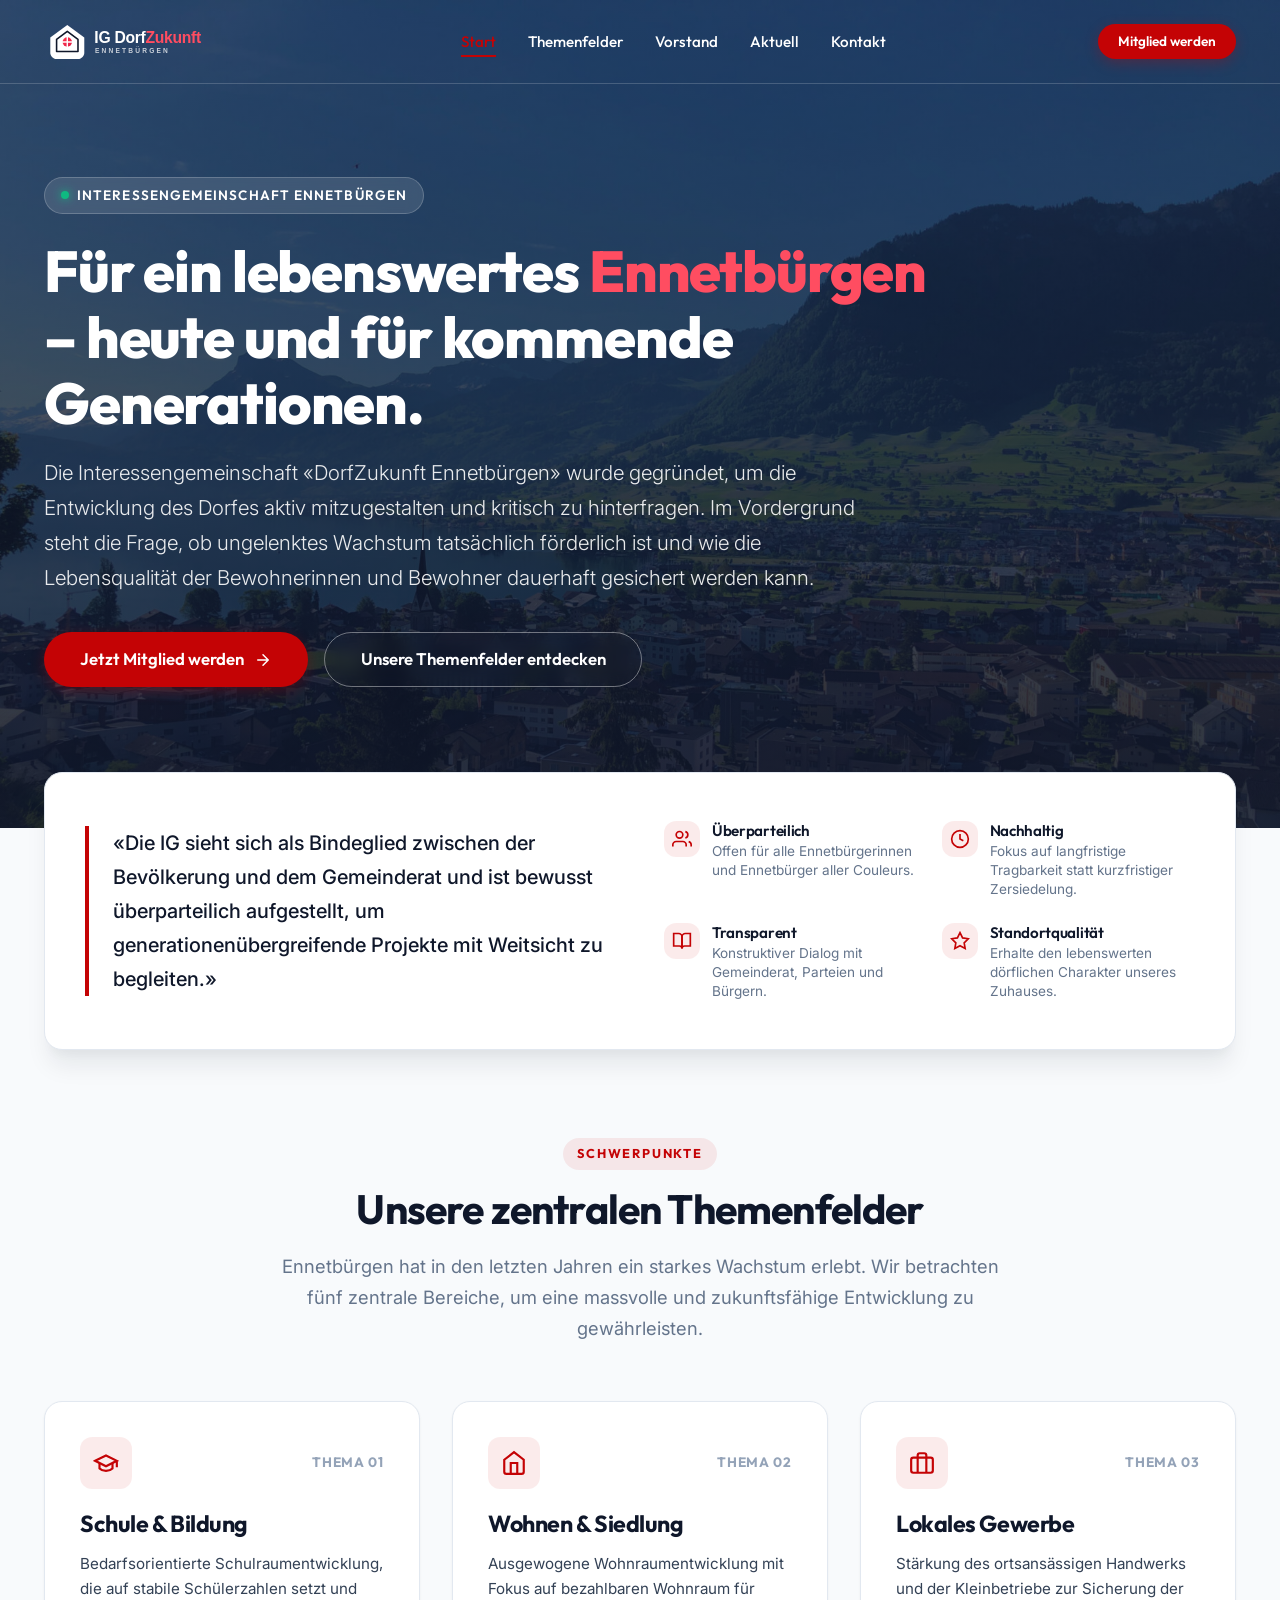
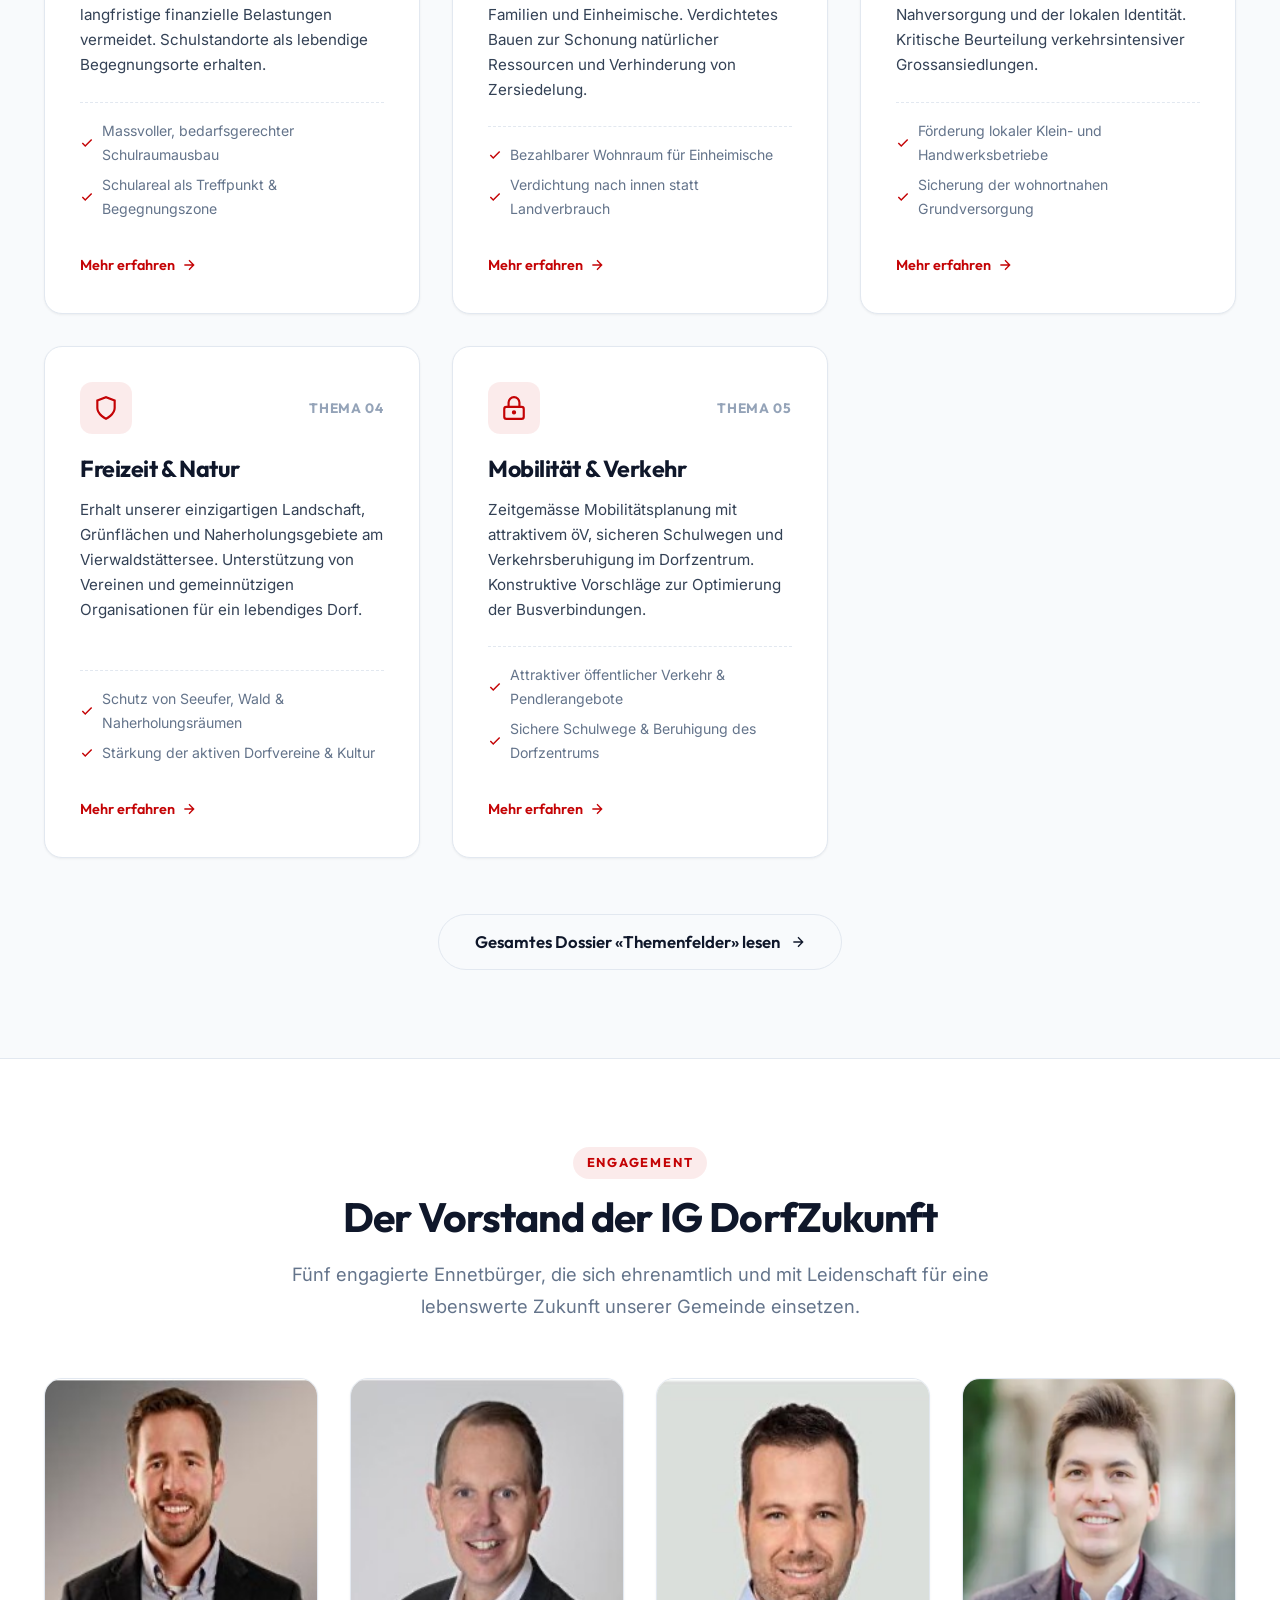
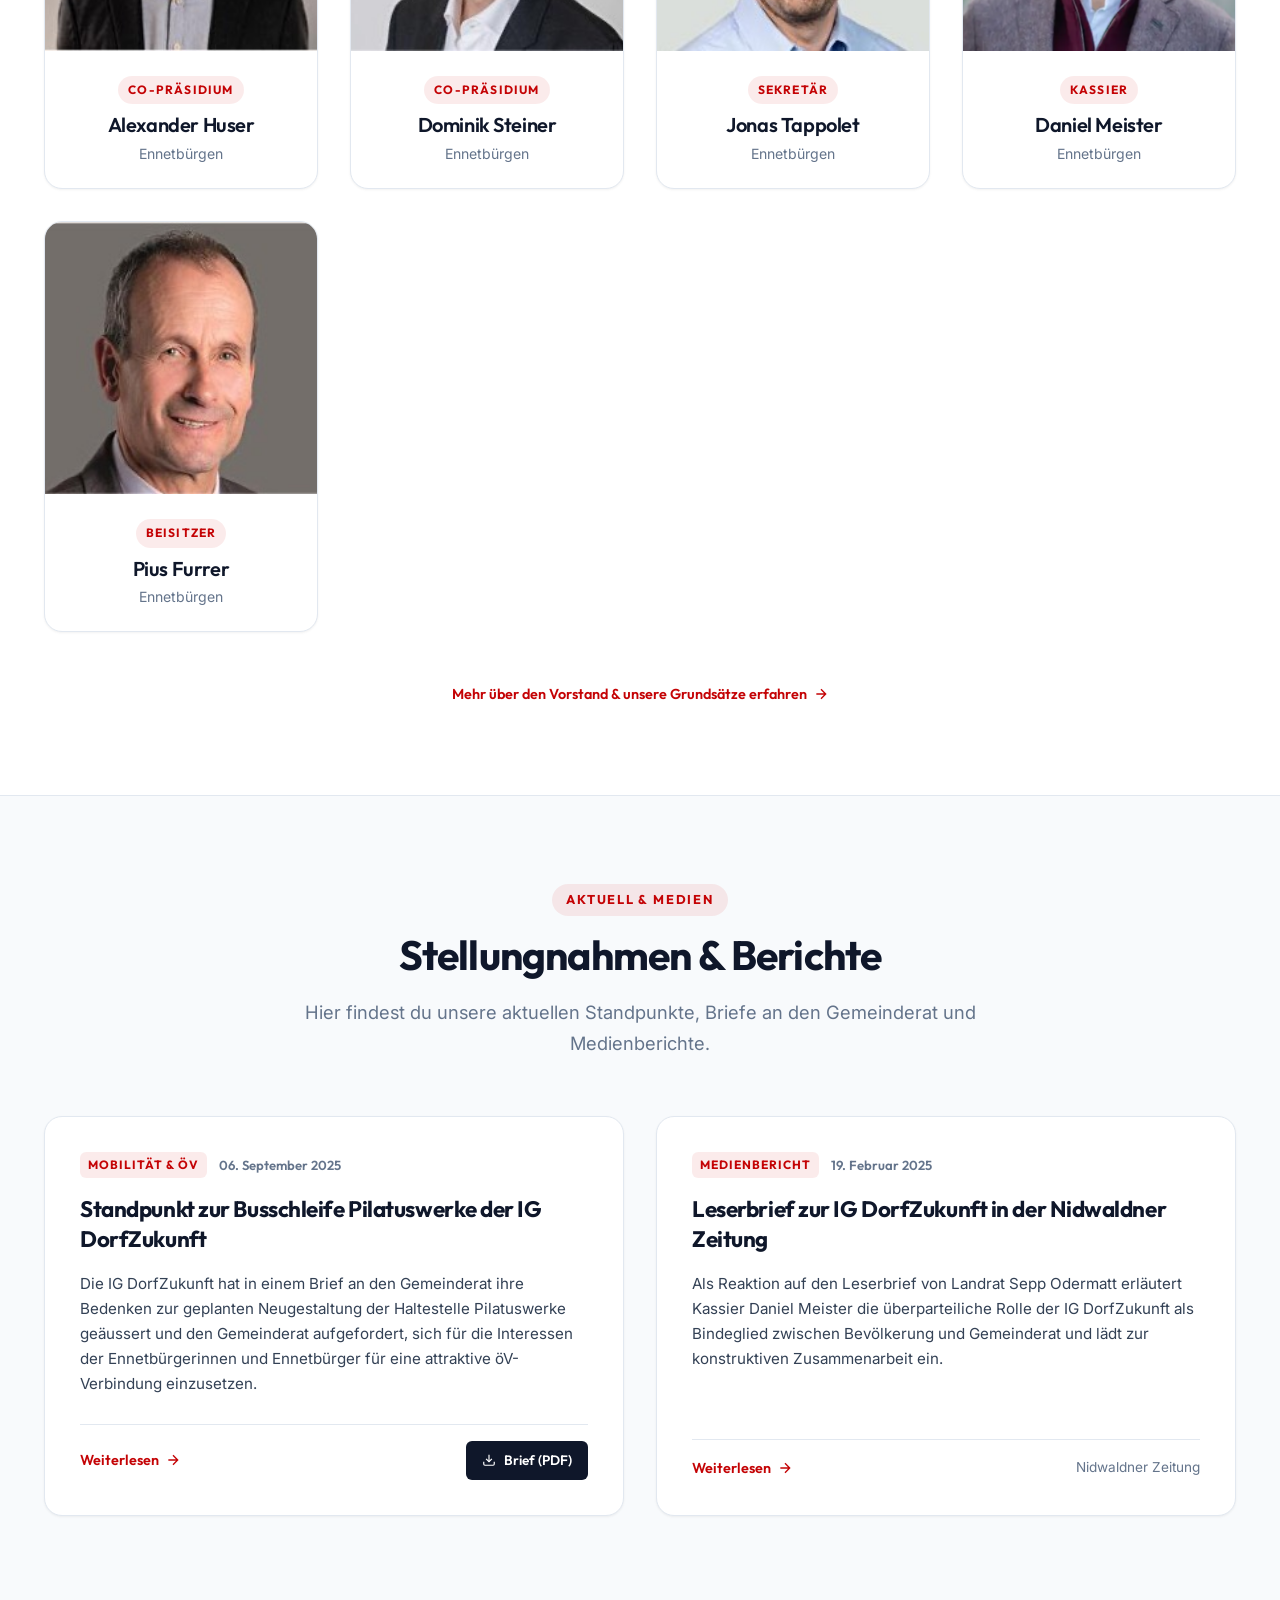
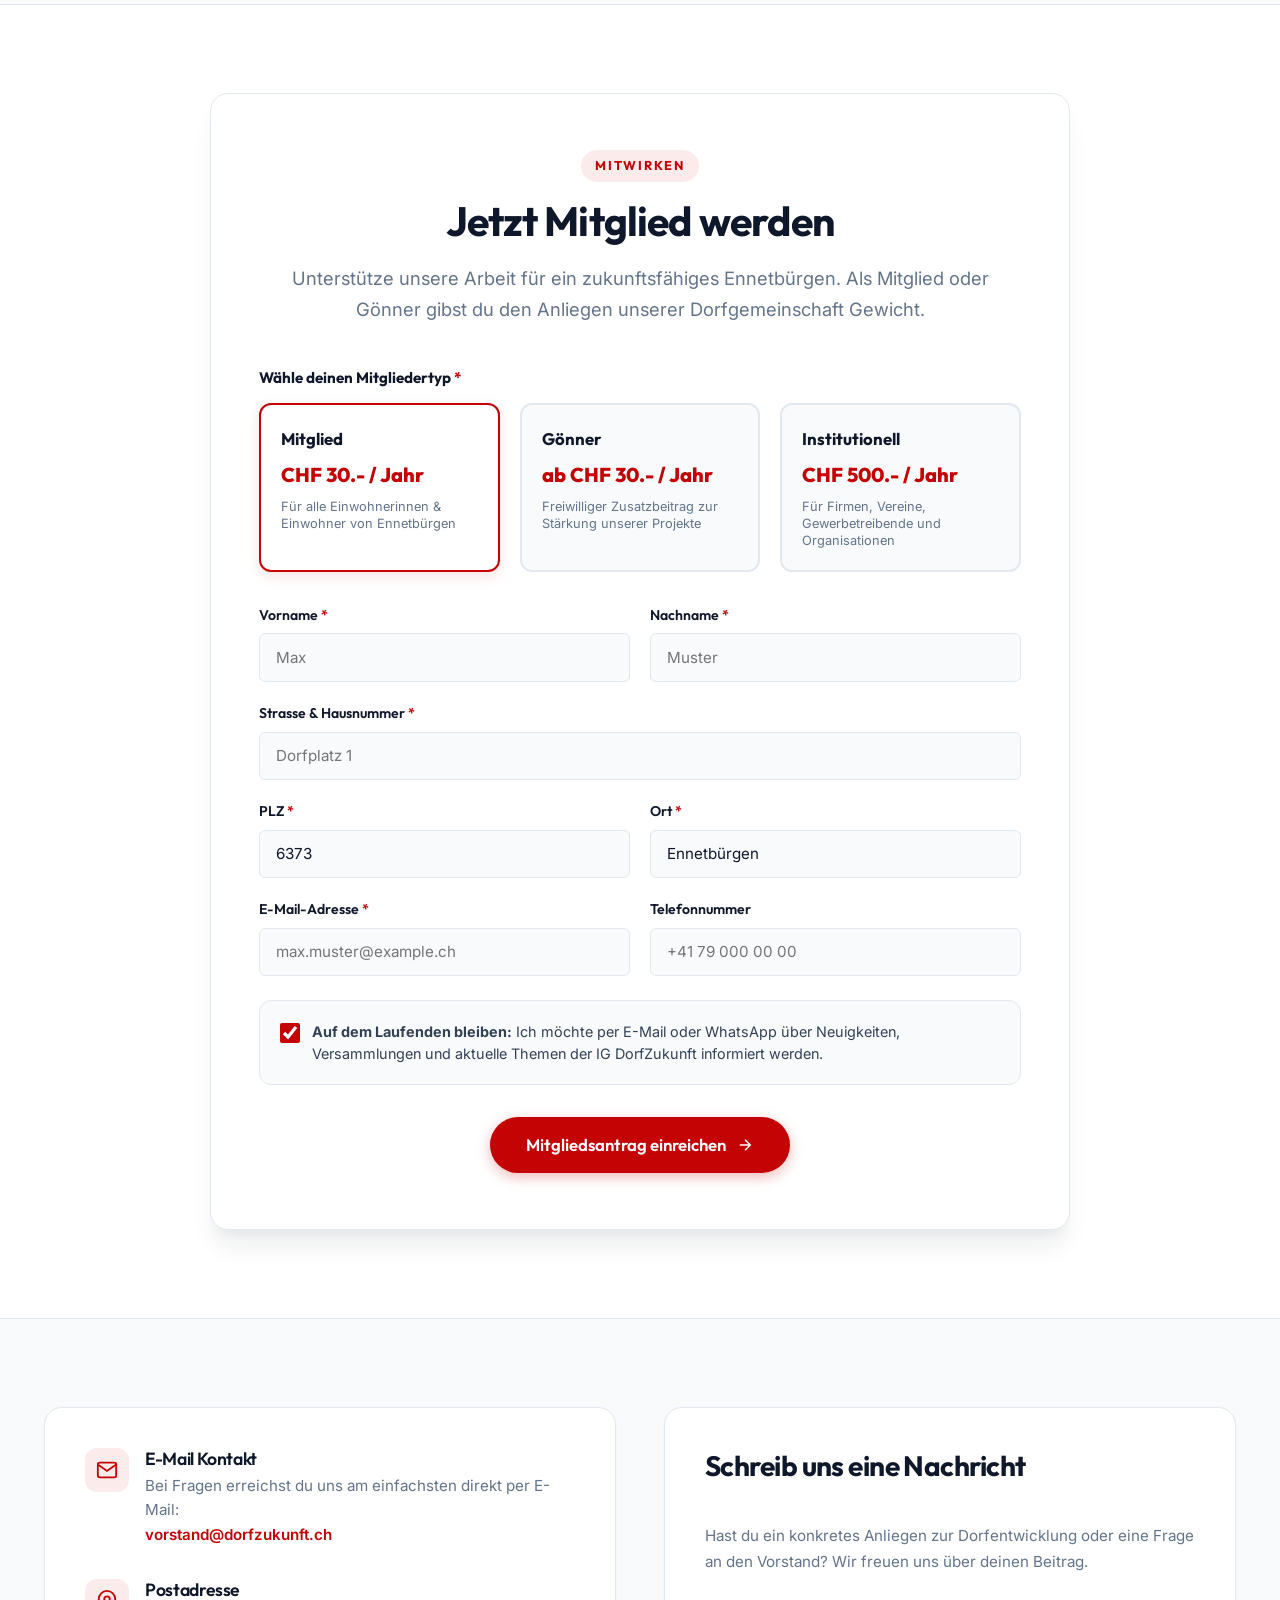
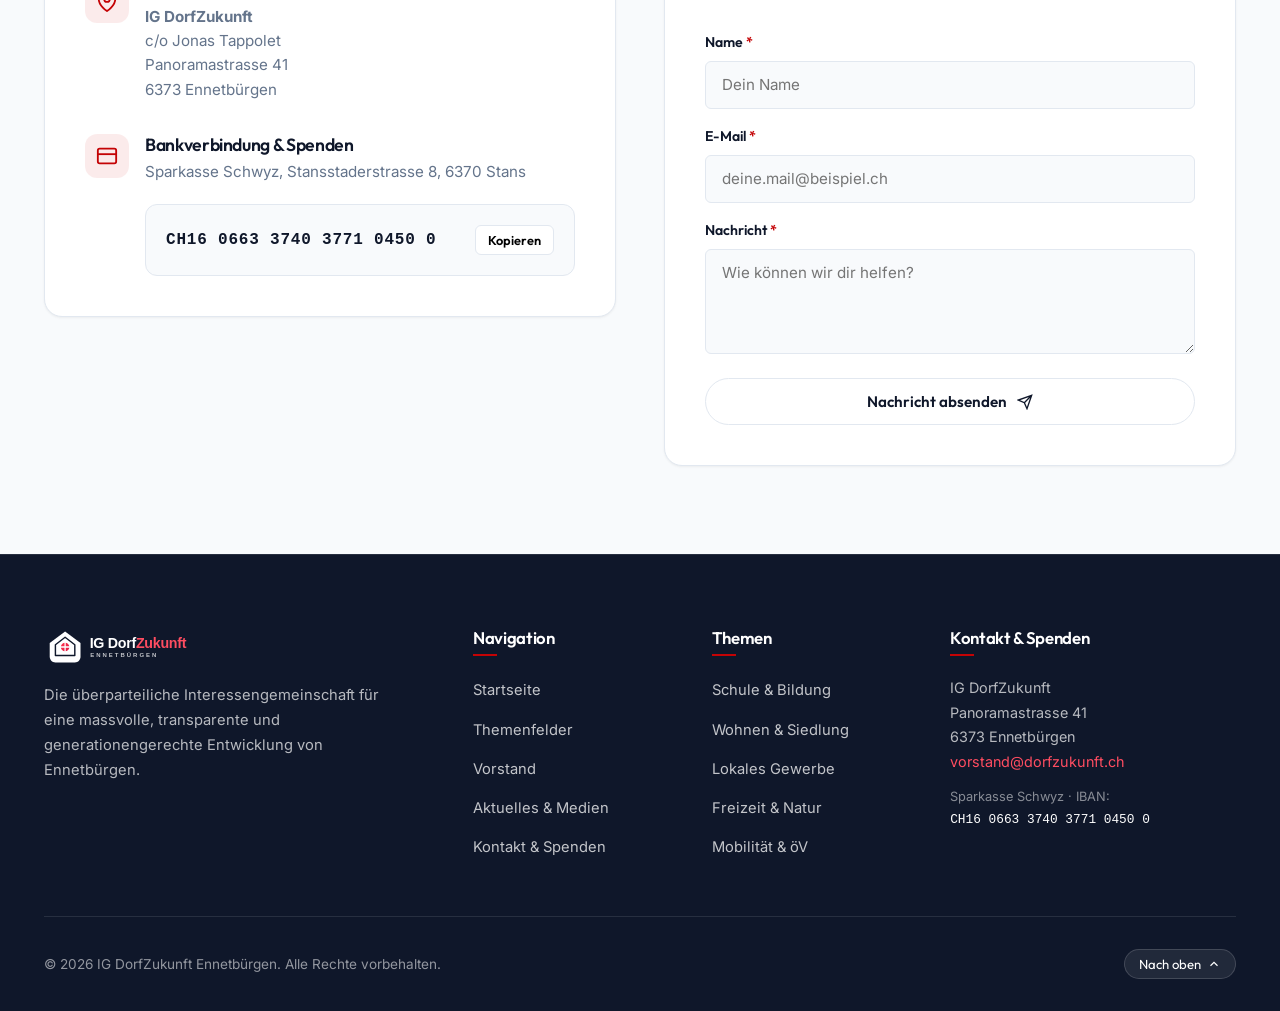
<file: index.html>
<!DOCTYPE html>
<html lang="de">
<head>
  <meta charset="UTF-8" />
  <meta name="viewport" content="width=device-width, initial-scale=1.0" />
  <title>IG DorfZukunft Ennetbürgen – Für ein lebenswertes Ennetbürgen</title>
  <meta name="description" content="Offizielle Website der IG DorfZukunft Ennetbürgen. Wir engagieren uns für eine massvolle, gemeinwohlorientierte Dorfentwicklung in den Bereichen Wohnen, Schule, Gewerbe, Natur und Mobilität." />
  <meta name="theme-color" content="#0F172A" />
  
  <!-- OpenGraph / Social -->
  <meta property="og:type" content="website" />
  <meta property="og:title" content="IG DorfZukunft Ennetbürgen" />
  <meta property="og:description" content="Die Interessengemeinschaft «DorfZukunft Ennetbürgen» gestaltet die Entwicklung unseres Dorfes aktiv, transparent und überparteilich mit." />
  <meta property="og:image" content="images/hero-ennetbuergen.jpg" />

  <!-- Favicon -->
  <link rel="icon" type="image/svg+xml" href="images/favicon.svg" />
  
  <!-- Stylesheets -->
  <link rel="stylesheet" href="css/style.css" />
</head>
<body>

  <!-- Navigation -->
  <nav class="main-nav" aria-label="Hauptnavigation">
    <div class="nav-container">
      <a href="index.html" class="nav-brand" aria-label="IG DorfZukunft Ennetbürgen Startseite">
        <img src="images/logo-white.svg" alt="IG DorfZukunft Ennetbürgen" class="nav-logo-img nav-logo-white" width="220" height="45" />
        <img src="images/logo.svg" alt="IG DorfZukunft Ennetbürgen" class="nav-logo-img nav-logo-dark" width="220" height="45" />
      </a>

      <ul class="nav-links">
        <li><a href="index.html" class="nav-link active">Start</a></li>
        <li><a href="themenfelder.html" class="nav-link">Themenfelder</a></li>
        <li><a href="vorstand.html" class="nav-link">Vorstand</a></li>
        <li><a href="aktuell.html" class="nav-link">Aktuell</a></li>
        <li><a href="kontakt.html" class="nav-link">Kontakt</a></li>
      </ul>

      <div class="nav-cta">
        <a href="#signup" class="btn btn-primary btn-sm">Mitglied werden</a>
      </div>

      <button class="menu-toggle" aria-label="Menü öffnen" aria-expanded="false">
        <span class="hamburger"></span>
      </button>
    </div>
  </nav>

  <!-- Mobile Menu Overlay -->
  <div class="mobile-menu-overlay" aria-hidden="true">
    <ul class="mobile-nav-links">
      <li><a href="index.html" class="mobile-nav-link active">Startseite</a></li>
      <li><a href="themenfelder.html" class="mobile-nav-link">Themenfelder</a></li>
      <li><a href="vorstand.html" class="mobile-nav-link">Vorstand</a></li>
      <li><a href="aktuell.html" class="mobile-nav-link">Aktuell</a></li>
      <li><a href="kontakt.html" class="mobile-nav-link">Kontakt &amp; Spenden</a></li>
    </ul>
    <div class="mobile-menu-footer">
      <a href="#signup" class="btn btn-primary btn-lg">Jetzt Mitglied werden</a>
    </div>
  </div>

  <!-- Hero Section -->
  <header class="hero">
    <div class="container">
      <div class="hero-content">
        <div class="hero-badge">
          <span class="hero-badge-dot"></span>
          Interessengemeinschaft Ennetbürgen
        </div>
        <h1 class="hero-title">
          Für ein lebenswertes <span>Ennetbürgen</span> – heute und für kommende Generationen.
        </h1>
        <p class="hero-lead">
          Die Interessengemeinschaft «DorfZukunft Ennetbürgen» wurde gegründet, um die Entwicklung des Dorfes aktiv mitzugestalten und kritisch zu hinterfragen. Im Vordergrund steht die Frage, ob ungelenktes Wachstum tatsächlich förderlich ist und wie die Lebensqualität der Bewohnerinnen und Bewohner dauerhaft gesichert werden kann.
        </p>
        <div class="hero-actions">
          <a href="#signup" class="btn btn-primary btn-lg">
            <span>Jetzt Mitglied werden</span>
            <svg width="18" height="18" viewBox="0 0 24 24" fill="none" stroke="currentColor" stroke-width="2" stroke-linecap="round" stroke-linejoin="round" aria-hidden="true"><path d="M5 12h14M12 5l7 7-7 7"/></svg>
          </a>
          <a href="themenfelder.html" class="btn btn-secondary btn-lg">
            <span>Unsere Themenfelder entdecken</span>
          </a>
        </div>
      </div>
    </div>
  </header>

  <!-- Mission Quote Card -->
  <div class="container">
    <div class="mission-card">
      <div class="mission-grid">
        <div class="mission-quote">
          «Die IG sieht sich als Bindeglied zwischen der Bevölkerung und dem Gemeinderat und ist bewusst überparteilich aufgestellt, um generationenübergreifende Projekte mit Weitsicht zu begleiten.»
        </div>
        <div class="mission-pillars">
          <div class="pillar-item">
            <div class="pillar-icon" aria-hidden="true">
              <svg width="20" height="20" viewBox="0 0 24 24" fill="none" stroke="currentColor" stroke-width="2"><path d="M17 21v-2a4 4 0 0 0-4-4H5a4 4 0 0 0-4 4v2"/><circle cx="9" cy="7" r="4"/><path d="M23 21v-2a4 4 0 0 0-3-3.87"/><path d="M16 3.13a4 4 0 0 1 0 7.75"/></svg>
            </div>
            <div>
              <h5>Überparteilich</h5>
              <p>Offen für alle Ennetbürgerinnen und Ennetbürger aller Couleurs.</p>
            </div>
          </div>
          <div class="pillar-item">
            <div class="pillar-icon" aria-hidden="true">
              <svg width="20" height="20" viewBox="0 0 24 24" fill="none" stroke="currentColor" stroke-width="2"><circle cx="12" cy="12" r="10"/><path d="M12 6v6l4 2"/></svg>
            </div>
            <div>
              <h5>Nachhaltig</h5>
              <p>Fokus auf langfristige Tragbarkeit statt kurzfristiger Zersiedelung.</p>
            </div>
          </div>
          <div class="pillar-item">
            <div class="pillar-icon" aria-hidden="true">
              <svg width="20" height="20" viewBox="0 0 24 24" fill="none" stroke="currentColor" stroke-width="2"><path d="M2 3h6a4 4 0 0 1 4 4v14a3 3 0 0 0-3-3H2z"/><path d="M22 3h-6a4 4 0 0 0-4 4v14a3 3 0 0 1 3-3h7z"/></svg>
            </div>
            <div>
              <h5>Transparent</h5>
              <p>Konstruktiver Dialog mit Gemeinderat, Parteien und Bürgern.</p>
            </div>
          </div>
          <div class="pillar-item">
            <div class="pillar-icon" aria-hidden="true">
              <svg width="20" height="20" viewBox="0 0 24 24" fill="none" stroke="currentColor" stroke-width="2"><polygon points="12 2 15.09 8.26 22 9.27 17 14.14 18.18 21.02 12 17.77 5.82 21.02 7 14.14 2 9.27 8.91 8.26 12 2"/></svg>
            </div>
            <div>
              <h5>Standortqualität</h5>
              <p>Erhalte den lebenswerten dörflichen Charakter unseres Zuhauses.</p>
            </div>
          </div>
        </div>
      </div>
    </div>
  </div>

  <!-- Themenfelder Section -->
  <section id="themen" class="section">
    <div class="container">
      <div class="section-header">
        <span class="eyebrow">SCHWERPUNKTE</span>
        <h2>Unsere zentralen Themenfelder</h2>
        <p class="section-lead">
          Ennetbürgen hat in den letzten Jahren ein starkes Wachstum erlebt. Wir betrachten fünf zentrale Bereiche, um eine massvolle und zukunftsfähige Entwicklung zu gewährleisten.
        </p>
      </div>

      <div class="themen-grid">
        <!-- 1. Schule -->
        <article class="thema-card">
          <div class="thema-header">
            <div class="thema-icon-wrap" aria-hidden="true">
              <svg width="26" height="26" viewBox="0 0 24 24" fill="none" stroke="currentColor" stroke-width="2"><path d="M22 10v6M2 10l10-5 10 5-10 5z"/><path d="M6 12v5c3 3 9 3 12 0v-5"/></svg>
            </div>
            <span class="thema-number">THEMA 01</span>
          </div>
          <h3 class="thema-title">Schule &amp; Bildung</h3>
          <p class="thema-excerpt">
            Bedarfsorientierte Schulraumentwicklung, die auf stabile Schülerzahlen setzt und langfristige finanzielle Belastungen vermeidet. Schulstandorte als lebendige Begegnungsorte erhalten.
          </p>
          <ul class="thema-highlights">
            <li>
              <svg width="14" height="14" viewBox="0 0 24 24" fill="none" stroke="currentColor" stroke-width="2.5"><polyline points="20 6 9 17 4 12"/></svg>
              <span>Massvoller, bedarfsgerechter Schulraumausbau</span>
            </li>
            <li>
              <svg width="14" height="14" viewBox="0 0 24 24" fill="none" stroke="currentColor" stroke-width="2.5"><polyline points="20 6 9 17 4 12"/></svg>
              <span>Schulareal als Treffpunkt &amp; Begegnungszone</span>
            </li>
          </ul>
          <div class="thema-card-footer">
            <a href="themenfelder.html#schule" class="link-arrow">
              <span>Mehr erfahren</span>
              <svg width="16" height="16" viewBox="0 0 24 24" fill="none" stroke="currentColor" stroke-width="2"><path d="M5 12h14M12 5l7 7-7 7"/></svg>
            </a>
          </div>
        </article>

        <!-- 2. Wohnen -->
        <article class="thema-card">
          <div class="thema-header">
            <div class="thema-icon-wrap" aria-hidden="true">
              <svg width="26" height="26" viewBox="0 0 24 24" fill="none" stroke="currentColor" stroke-width="2"><path d="M3 9l9-7 9 7v11a2 2 0 0 1-2 2H5a2 2 0 0 1-2-2z"/><polyline points="9 22 9 12 15 12 15 22"/></svg>
            </div>
            <span class="thema-number">THEMA 02</span>
          </div>
          <h3 class="thema-title">Wohnen &amp; Siedlung</h3>
          <p class="thema-excerpt">
            Ausgewogene Wohnraumentwicklung mit Fokus auf bezahlbaren Wohnraum für Familien und Einheimische. Verdichtetes Bauen zur Schonung natürlicher Ressourcen und Verhinderung von Zersiedelung.
          </p>
          <ul class="thema-highlights">
            <li>
              <svg width="14" height="14" viewBox="0 0 24 24" fill="none" stroke="currentColor" stroke-width="2.5"><polyline points="20 6 9 17 4 12"/></svg>
              <span>Bezahlbarer Wohnraum für Einheimische</span>
            </li>
            <li>
              <svg width="14" height="14" viewBox="0 0 24 24" fill="none" stroke="currentColor" stroke-width="2.5"><polyline points="20 6 9 17 4 12"/></svg>
              <span>Verdichtung nach innen statt Landverbrauch</span>
            </li>
          </ul>
          <div class="thema-card-footer">
            <a href="themenfelder.html#wohnen" class="link-arrow">
              <span>Mehr erfahren</span>
              <svg width="16" height="16" viewBox="0 0 24 24" fill="none" stroke="currentColor" stroke-width="2"><path d="M5 12h14M12 5l7 7-7 7"/></svg>
            </a>
          </div>
        </article>

        <!-- 3. Gewerbe -->
        <article class="thema-card">
          <div class="thema-header">
            <div class="thema-icon-wrap" aria-hidden="true">
              <svg width="26" height="26" viewBox="0 0 24 24" fill="none" stroke="currentColor" stroke-width="2"><rect x="2" y="7" width="20" height="14" rx="2" ry="2"/><path d="M16 21V5a2 2 0 0 0-2-2h-4a2 2 0 0 0-2 2v16"/></svg>
            </div>
            <span class="thema-number">THEMA 03</span>
          </div>
          <h3 class="thema-title">Lokales Gewerbe</h3>
          <p class="thema-excerpt">
            Stärkung des ortsansässigen Handwerks und der Kleinbetriebe zur Sicherung der Nahversorgung und der lokalen Identität. Kritische Beurteilung verkehrsintensiver Grossansiedlungen.
          </p>
          <ul class="thema-highlights">
            <li>
              <svg width="14" height="14" viewBox="0 0 24 24" fill="none" stroke="currentColor" stroke-width="2.5"><polyline points="20 6 9 17 4 12"/></svg>
              <span>Förderung lokaler Klein- und Handwerksbetriebe</span>
            </li>
            <li>
              <svg width="14" height="14" viewBox="0 0 24 24" fill="none" stroke="currentColor" stroke-width="2.5"><polyline points="20 6 9 17 4 12"/></svg>
              <span>Sicherung der wohnortnahen Grundversorgung</span>
            </li>
          </ul>
          <div class="thema-card-footer">
            <a href="themenfelder.html#gewerbe" class="link-arrow">
              <span>Mehr erfahren</span>
              <svg width="16" height="16" viewBox="0 0 24 24" fill="none" stroke="currentColor" stroke-width="2"><path d="M5 12h14M12 5l7 7-7 7"/></svg>
            </a>
          </div>
        </article>

        <!-- 4. Freizeit, Natur & Umwelt -->
        <article class="thema-card">
          <div class="thema-header">
            <div class="thema-icon-wrap" aria-hidden="true">
              <svg width="26" height="26" viewBox="0 0 24 24" fill="none" stroke="currentColor" stroke-width="2"><path d="M12 22s8-4 8-10V5l-8-3-8 3v7c0 6 8 10 8 10z"/></svg>
            </div>
            <span class="thema-number">THEMA 04</span>
          </div>
          <h3 class="thema-title">Freizeit &amp; Natur</h3>
          <p class="thema-excerpt">
            Erhalt unserer einzigartigen Landschaft, Grünflächen und Naherholungsgebiete am Vierwaldstättersee. Unterstützung von Vereinen und gemeinnützigen Organisationen für ein lebendiges Dorf.
          </p>
          <ul class="thema-highlights">
            <li>
              <svg width="14" height="14" viewBox="0 0 24 24" fill="none" stroke="currentColor" stroke-width="2.5"><polyline points="20 6 9 17 4 12"/></svg>
              <span>Schutz von Seeufer, Wald &amp; Naherholungsräumen</span>
            </li>
            <li>
              <svg width="14" height="14" viewBox="0 0 24 24" fill="none" stroke="currentColor" stroke-width="2.5"><polyline points="20 6 9 17 4 12"/></svg>
              <span>Stärkung der aktiven Dorfvereine &amp; Kultur</span>
            </li>
          </ul>
          <div class="thema-card-footer">
            <a href="themenfelder.html#natur" class="link-arrow">
              <span>Mehr erfahren</span>
              <svg width="16" height="16" viewBox="0 0 24 24" fill="none" stroke="currentColor" stroke-width="2"><path d="M5 12h14M12 5l7 7-7 7"/></svg>
            </a>
          </div>
        </article>

        <!-- 5. Mobilität -->
        <article class="thema-card">
          <div class="thema-header">
            <div class="thema-icon-wrap" aria-hidden="true">
              <svg width="26" height="26" viewBox="0 0 24 24" fill="none" stroke="currentColor" stroke-width="2"><rect x="3" y="11" width="18" height="11" rx="2" ry="2"/><path d="M7 11V7a5 5 0 0 1 10 0v4"/><circle cx="12" cy="16" r="1"/></svg>
            </div>
            <span class="thema-number">THEMA 05</span>
          </div>
          <h3 class="thema-title">Mobilität &amp; Verkehr</h3>
          <p class="thema-excerpt">
            Zeitgemässe Mobilitätsplanung mit attraktivem öV, sicheren Schulwegen und Verkehrsberuhigung im Dorfzentrum. Konstruktive Vorschläge zur Optimierung der Busverbindungen.
          </p>
          <ul class="thema-highlights">
            <li>
              <svg width="14" height="14" viewBox="0 0 24 24" fill="none" stroke="currentColor" stroke-width="2.5"><polyline points="20 6 9 17 4 12"/></svg>
              <span>Attraktiver öffentlicher Verkehr &amp; Pendlerangebote</span>
            </li>
            <li>
              <svg width="14" height="14" viewBox="0 0 24 24" fill="none" stroke="currentColor" stroke-width="2.5"><polyline points="20 6 9 17 4 12"/></svg>
              <span>Sichere Schulwege &amp; Beruhigung des Dorfzentrums</span>
            </li>
          </ul>
          <div class="thema-card-footer">
            <a href="themenfelder.html#mobilitaet" class="link-arrow">
              <span>Mehr erfahren</span>
              <svg width="16" height="16" viewBox="0 0 24 24" fill="none" stroke="currentColor" stroke-width="2"><path d="M5 12h14M12 5l7 7-7 7"/></svg>
            </a>
          </div>
        </article>
      </div>

      <div style="text-align: center; margin-top: 3.5rem;">
        <a href="themenfelder.html" class="btn btn-outline btn-lg">
          <span>Gesamtes Dossier «Themenfelder» lesen</span>
          <svg width="16" height="16" viewBox="0 0 24 24" fill="none" stroke="currentColor" stroke-width="2"><path d="M5 12h14M12 5l7 7-7 7"/></svg>
        </a>
      </div>
    </div>
  </section>

  <!-- Vorstand Section -->
  <section class="section section-alt">
    <div class="container">
      <div class="section-header">
        <span class="eyebrow">ENGAGEMENT</span>
        <h2>Der Vorstand der IG DorfZukunft</h2>
        <p class="section-lead">
          Fünf engagierte Ennetbürger, die sich ehrenamtlich und mit Leidenschaft für eine lebenswerte Zukunft unserer Gemeinde einsetzen.
        </p>
      </div>

      <div class="vorstand-grid">
        <!-- Alexander Huser -->
        <div class="member-card">
          <div class="member-image-wrap">
            <img src="images/alexander-huser.jpg" alt="Alexander Huser" loading="lazy" width="217" height="205" />
          </div>
          <div class="member-content">
            <span class="member-role-badge">Co-Präsidium</span>
            <h4 class="member-name">Alexander Huser</h4>
            <p class="member-desc">Ennetbürgen</p>
          </div>
        </div>

        <!-- Dominik Steiner -->
        <div class="member-card">
          <div class="member-image-wrap">
            <img src="images/dominik-steiner.jpg" alt="Dominik Steiner" loading="lazy" width="221" height="204" />
          </div>
          <div class="member-content">
            <span class="member-role-badge">Co-Präsidium</span>
            <h4 class="member-name">Dominik Steiner</h4>
            <p class="member-desc">Ennetbürgen</p>
          </div>
        </div>

        <!-- Jonas Tappolet -->
        <div class="member-card">
          <div class="member-image-wrap">
            <img src="images/jonas-tappolet.jpg" alt="Jonas Tappolet" loading="lazy" width="218" height="206" />
          </div>
          <div class="member-content">
            <span class="member-role-badge">Sekretär</span>
            <h4 class="member-name">Jonas Tappolet</h4>
            <p class="member-desc">Ennetbürgen</p>
          </div>
        </div>

        <!-- Daniel Meister -->
        <div class="member-card">
          <div class="member-image-wrap">
            <img src="images/daniel-meister.png" alt="Daniel Meister" loading="lazy" width="220" height="205" />
          </div>
          <div class="member-content">
            <span class="member-role-badge">Kassier</span>
            <h4 class="member-name">Daniel Meister</h4>
            <p class="member-desc">Ennetbürgen</p>
          </div>
        </div>

        <!-- Pius Furrer -->
        <div class="member-card">
          <div class="member-image-wrap">
            <img src="images/pius-furrer.jpg" alt="Pius Furrer" loading="lazy" width="222" height="205" />
          </div>
          <div class="member-content">
            <span class="member-role-badge">Beisitzer</span>
            <h4 class="member-name">Pius Furrer</h4>
            <p class="member-desc">Ennetbürgen</p>
          </div>
        </div>
      </div>

      <div style="text-align: center; margin-top: 3rem;">
        <a href="vorstand.html" class="link-arrow">
          <span>Mehr über den Vorstand &amp; unsere Grundsätze erfahren</span>
          <svg width="16" height="16" viewBox="0 0 24 24" fill="none" stroke="currentColor" stroke-width="2"><path d="M5 12h14M12 5l7 7-7 7"/></svg>
        </a>
      </div>
    </div>
  </section>

  <!-- Aktuell Section -->
  <section class="section">
    <div class="container">
      <div class="section-header">
        <span class="eyebrow">AKTUELL &amp; MEDIEN</span>
        <h2>Stellungnahmen &amp; Berichte</h2>
        <p class="section-lead">
          Hier findest du unsere aktuellen Standpunkte, Briefe an den Gemeinderat und Medienberichte.
        </p>
      </div>

      <div class="aktuell-grid">
        <!-- Post 1: Busschleife -->
        <article class="article-card">
          <div class="article-meta">
            <span class="article-tag">Mobilität &amp; öV</span>
            <span class="article-date">06. September 2025</span>
          </div>
          <h3 class="article-title">Standpunkt zur Busschleife Pilatuswerke der IG DorfZukunft</h3>
          <p class="article-summary">
            Die IG DorfZukunft hat in einem Brief an den Gemeinderat ihre Bedenken zur geplanten Neugestaltung der Haltestelle Pilatuswerke geäussert und den Gemeinderat aufgefordert, sich für die Interessen der Ennetbürgerinnen und Ennetbürger für eine attraktive öV-Verbindung einzusetzen.
          </p>
          <div class="article-footer">
            <a href="aktuell.html#busschleife" class="link-arrow">
              <span>Weiterlesen</span>
              <svg width="16" height="16" viewBox="0 0 24 24" fill="none" stroke="currentColor" stroke-width="2"><path d="M5 12h14M12 5l7 7-7 7"/></svg>
            </a>
            <a href="docs/2025-08-21-Brief-GR-Bus-Zusatzschlaufe.pdf" target="_blank" rel="noopener" class="pdf-download-btn">
              <svg width="14" height="14" viewBox="0 0 24 24" fill="none" stroke="currentColor" stroke-width="2"><path d="M21 15v4a2 2 0 0 1-2 2H5a2 2 0 0 1-2-2v-4"/><polyline points="7 10 12 15 17 10"/><line x1="12" y1="15" x2="12" y2="3"/></svg>
              <span>Brief (PDF)</span>
            </a>
          </div>
        </article>

        <!-- Post 2: Leserbrief -->
        <article class="article-card">
          <div class="article-meta">
            <span class="article-tag">Medienbericht</span>
            <span class="article-date">19. Februar 2025</span>
          </div>
          <h3 class="article-title">Leserbrief zur IG DorfZukunft in der Nidwaldner Zeitung</h3>
          <p class="article-summary">
            Als Reaktion auf den Leserbrief von Landrat Sepp Odermatt erläutert Kassier Daniel Meister die überparteiliche Rolle der IG DorfZukunft als Bindeglied zwischen Bevölkerung und Gemeinderat und lädt zur konstruktiven Zusammenarbeit ein.
          </p>
          <div class="article-footer">
            <a href="aktuell.html#leserbrief" class="link-arrow">
              <span>Weiterlesen</span>
              <svg width="16" height="16" viewBox="0 0 24 24" fill="none" stroke="currentColor" stroke-width="2"><path d="M5 12h14M12 5l7 7-7 7"/></svg>
            </a>
            <span style="font-size: 0.85rem; color: var(--text-muted);">Nidwaldner Zeitung</span>
          </div>
        </article>
      </div>
    </div>
  </section>

  <!-- Membership Sign-Up Section -->
  <section id="signup" class="section section-alt">
    <div class="container">
      <div class="signup-card">
        <div class="signup-header">
          <span class="eyebrow">MITWIRKEN</span>
          <h2>Jetzt Mitglied werden</h2>
          <p class="section-lead">
            Unterstütze unsere Arbeit für ein zukunftsfähiges Ennetbürgen. Als Mitglied oder Gönner gibst du den Anliegen unserer Dorfgemeinschaft Gewicht.
          </p>
        </div>

        <form id="membership-form" action="https://formsubmit.co/ajax/vorstand@dorfzukunft.ch" method="POST">
          <!-- FormSubmit Configuration -->
          <input type="hidden" name="_subject" value="Neuer Mitgliedsantrag IG DorfZukunft Ennetbürgen" />
          <input type="hidden" name="_template" value="table" />
          <input type="hidden" name="_captcha" value="false" />

          <!-- Mitgliedertyp Selection -->
          <label style="font-family: var(--font-display); font-size: 0.95rem; font-weight: 700; color: var(--text-dark); display: block; margin-bottom: 0.75rem;">
            Wähle deinen Mitgliedertyp <span style="color: var(--accent);">*</span>
          </label>
          <div class="membership-types">
            <div class="type-option">
              <input type="radio" id="type-mitglied" name="mitgliedertyp" value="Mitglied (30.-/Jahr)" checked />
              <label for="type-mitglied" class="type-label">
                <span class="type-title">Mitglied</span>
                <span class="type-price">CHF 30.- / Jahr</span>
                <span class="type-desc">Für alle Einwohnerinnen &amp; Einwohner von Ennetbürgen</span>
              </label>
            </div>

            <div class="type-option">
              <input type="radio" id="type-goenner" name="mitgliedertyp" value="Gönner (30+/Jahr)" />
              <label for="type-goenner" class="type-label">
                <span class="type-title">Gönner</span>
                <span class="type-price">ab CHF 30.- / Jahr</span>
                <span class="type-desc">Freiwilliger Zusatzbeitrag zur Stärkung unserer Projekte</span>
              </label>
            </div>

            <div class="type-option">
              <input type="radio" id="type-institutionell" name="mitgliedertyp" value="Institutionell (500.-/Jahr)" />
              <label for="type-institutionell" class="type-label">
                <span class="type-title">Institutionell</span>
                <span class="type-price">CHF 500.- / Jahr</span>
                <span class="type-desc">Für Firmen, Vereine, Gewerbetreibende und Organisationen</span>
              </label>
            </div>
          </div>

          <!-- Personal Fields -->
          <div class="form-grid">
            <div class="form-group">
              <label for="first_name">Vorname <span class="required">*</span></label>
              <input type="text" id="first_name" name="first_name" class="form-control" placeholder="Max" required />
            </div>

            <div class="form-group">
              <label for="last_name">Nachname <span class="required">*</span></label>
              <input type="text" id="last_name" name="last_name" class="form-control" placeholder="Muster" required />
            </div>

            <div class="form-group form-full">
              <label for="address">Strasse &amp; Hausnummer <span class="required">*</span></label>
              <input type="text" id="address" name="address" class="form-control" placeholder="Dorfplatz 1" required />
            </div>

            <div class="form-group">
              <label for="zip">PLZ <span class="required">*</span></label>
              <input type="text" id="zip" name="zip" class="form-control" value="6373" required />
            </div>

            <div class="form-group">
              <label for="city">Ort <span class="required">*</span></label>
              <input type="text" id="city" name="city" class="form-control" value="Ennetbürgen" required />
            </div>

            <div class="form-group">
              <label for="email">E-Mail-Adresse <span class="required">*</span></label>
              <input type="email" id="email" name="email" class="form-control" placeholder="max.muster@example.ch" required />
            </div>

            <div class="form-group">
              <label for="phone">Telefonnummer</label>
              <input type="tel" id="phone" name="phone" class="form-control" placeholder="+41 79 000 00 00" />
            </div>
          </div>

          <!-- Mailing List Checkbox -->
          <div class="form-checkbox-wrap">
            <input type="checkbox" id="mailing_list" name="mailing_list" value="Ja" checked />
            <label for="mailing_list" class="checkbox-text">
              <strong>Auf dem Laufenden bleiben:</strong> Ich möchte per E-Mail oder WhatsApp über Neuigkeiten, Versammlungen und aktuelle Themen der IG DorfZukunft informiert werden.
            </label>
          </div>

          <!-- Submit Button -->
          <div class="form-submit-row">
            <button type="submit" class="btn btn-primary btn-lg" style="min-width: 260px;">
              <span>Mitgliedsantrag einreichen</span>
              <svg width="18" height="18" viewBox="0 0 24 24" fill="none" stroke="currentColor" stroke-width="2"><path d="M5 12h14M12 5l7 7-7 7"/></svg>
            </button>
          </div>

          <div id="membership-feedback" class="form-feedback" role="alert"></div>
        </form>
      </div>
    </div>
  </section>

  <!-- Quick Contact & Bank Details -->
  <section class="section">
    <div class="container">
      <div class="contact-grid">
        <div class="contact-info-card">
          <div class="contact-block">
            <div class="contact-icon" aria-hidden="true">
              <svg width="22" height="22" viewBox="0 0 24 24" fill="none" stroke="currentColor" stroke-width="2"><path d="M4 4h16c1.1 0 2 .9 2 2v12c0 1.1-.9 2-2 2H4c-1.1 0-2-.9-2-2V6c0-1.1.9-2 2-2z"/><polyline points="22,6 12,13 2,6"/></svg>
            </div>
            <div class="contact-block-content">
              <h4>E-Mail Kontakt</h4>
              <p>Bei Fragen erreichst du uns am einfachsten direkt per E-Mail:<br>
                <a href="mailto:vorstand@dorfzukunft.ch" style="color:var(--accent); font-weight:600;">vorstand@dorfzukunft.ch</a>
              </p>
            </div>
          </div>

          <div class="contact-block">
            <div class="contact-icon" aria-hidden="true">
              <svg width="22" height="22" viewBox="0 0 24 24" fill="none" stroke="currentColor" stroke-width="2"><path d="M21 10c0 7-9 13-9 13s-9-6-9-13a9 9 0 0 1 18 0z"/><circle cx="12" cy="10" r="3"/></svg>
            </div>
            <div class="contact-block-content">
              <h4>Postadresse</h4>
              <p>
                <strong>IG DorfZukunft</strong><br>
                c/o Jonas Tappolet<br>
                Panoramastrasse 41<br>
                6373 Ennetbürgen
              </p>
            </div>
          </div>

          <div class="contact-block">
            <div class="contact-icon" aria-hidden="true">
              <svg width="22" height="22" viewBox="0 0 24 24" fill="none" stroke="currentColor" stroke-width="2"><rect x="2" y="4" width="20" height="16" rx="2"/><line x1="2" y1="10" x2="22" y2="10"/></svg>
            </div>
            <div class="contact-block-content" style="width: 100%;">
              <h4>Bankverbindung &amp; Spenden</h4>
              <p>Sparkasse Schwyz, Stansstaderstrasse 8, 6370 Stans</p>
              <div class="iban-box">
                <span class="iban-number">CH16 0663 3740 3771 0450 0</span>
                <button type="button" id="btn-copy-iban" class="btn-copy" data-iban="CH16 0663 3740 3771 0450 0">Kopieren</button>
              </div>
            </div>
          </div>
        </div>

        <!-- Quick Message Form -->
        <div class="contact-info-card">
          <h3 style="margin-bottom: 0.5rem;">Schreib uns eine Nachricht</h3>
          <p style="color: var(--text-muted); font-size: 0.95rem; margin-bottom: 1.5rem;">
            Hast du ein konkretes Anliegen zur Dorfentwicklung oder eine Frage an den Vorstand? Wir freuen uns über deinen Beitrag.
          </p>

          <form id="contact-form" action="https://formsubmit.co/ajax/vorstand@dorfzukunft.ch" method="POST">
            <input type="hidden" name="_subject" value="Neue Kontaktanfrage IG DorfZukunft" />
            <input type="hidden" name="_captcha" value="false" />

            <div class="form-group" style="margin-bottom: 1rem;">
              <label for="contact_name">Name <span class="required" style="color:var(--accent);">*</span></label>
              <input type="text" id="contact_name" name="name" class="form-control" placeholder="Dein Name" required />
            </div>

            <div class="form-group" style="margin-bottom: 1rem;">
              <label for="contact_email">E-Mail <span class="required" style="color:var(--accent);">*</span></label>
              <input type="email" id="contact_email" name="email" class="form-control" placeholder="deine.mail@beispiel.ch" required />
            </div>

            <div class="form-group" style="margin-bottom: 1.5rem;">
              <label for="contact_message">Nachricht <span class="required" style="color:var(--accent);">*</span></label>
              <textarea id="contact_message" name="message" class="form-control" rows="4" placeholder="Wie können wir dir helfen?" required></textarea>
            </div>

            <button type="submit" class="btn btn-outline" style="width: 100%;">
              <span>Nachricht absenden</span>
              <svg width="16" height="16" viewBox="0 0 24 24" fill="none" stroke="currentColor" stroke-width="2"><path d="M22 2L11 13M22 2l-7 20-4-9-9-4 20-7z"/></svg>
            </button>

            <div id="contact-feedback" class="form-feedback" role="alert"></div>
          </form>
        </div>
      </div>
    </div>
  </section>

  <!-- Footer -->
  <footer class="site-footer">
    <div class="container">
      <div class="footer-grid">
        <div class="footer-brand">
          <img src="images/logo-white.svg" alt="IG DorfZukunft Ennetbürgen" width="220" height="45" style="height: 40px; width: auto;" />
          <p>
            Die überparteiliche Interessengemeinschaft für eine massvolle, transparente und generationengerechte Entwicklung von Ennetbürgen.
          </p>
        </div>

        <div class="footer-col">
          <h4>Navigation</h4>
          <ul class="footer-links">
            <li><a href="index.html">Startseite</a></li>
            <li><a href="themenfelder.html">Themenfelder</a></li>
            <li><a href="vorstand.html">Vorstand</a></li>
            <li><a href="aktuell.html">Aktuelles &amp; Medien</a></li>
            <li><a href="kontakt.html">Kontakt &amp; Spenden</a></li>
          </ul>
        </div>

        <div class="footer-col">
          <h4>Themen</h4>
          <ul class="footer-links">
            <li><a href="themenfelder.html#schule">Schule &amp; Bildung</a></li>
            <li><a href="themenfelder.html#wohnen">Wohnen &amp; Siedlung</a></li>
            <li><a href="themenfelder.html#gewerbe">Lokales Gewerbe</a></li>
            <li><a href="themenfelder.html#natur">Freizeit &amp; Natur</a></li>
            <li><a href="themenfelder.html#mobilitaet">Mobilität &amp; öV</a></li>
          </ul>
        </div>

        <div class="footer-col">
          <h4>Kontakt &amp; Spenden</h4>
          <p style="font-size: 0.9rem; color: rgba(255,255,255,0.7); margin-bottom: 0.75rem;">
            IG DorfZukunft<br>
            Panoramastrasse 41<br>
            6373 Ennetbürgen<br>
            <a href="mailto:vorstand@dorfzukunft.ch" style="color: #FF4D61;">vorstand@dorfzukunft.ch</a>
          </p>
          <p style="font-size: 0.8rem; color: rgba(255,255,255,0.5);">
            Sparkasse Schwyz · IBAN:<br>
            <span style="color:#FFFFFF; font-family:monospace;">CH16 0663 3740 3771 0450 0</span>
          </p>
        </div>
      </div>

      <div class="footer-bottom">
        <div>
          &copy; 2026 IG DorfZukunft Ennetbürgen. Alle Rechte vorbehalten.
        </div>
        <button type="button" class="back-to-top" aria-label="Nach oben scrollen">
          <span>Nach oben</span>
          <svg width="14" height="14" viewBox="0 0 24 24" fill="none" stroke="currentColor" stroke-width="2"><polyline points="18 15 12 9 6 15"/></svg>
        </button>
      </div>
    </div>
  </footer>

  <script src="js/main.js"></script>
</body>
</html>
</file>
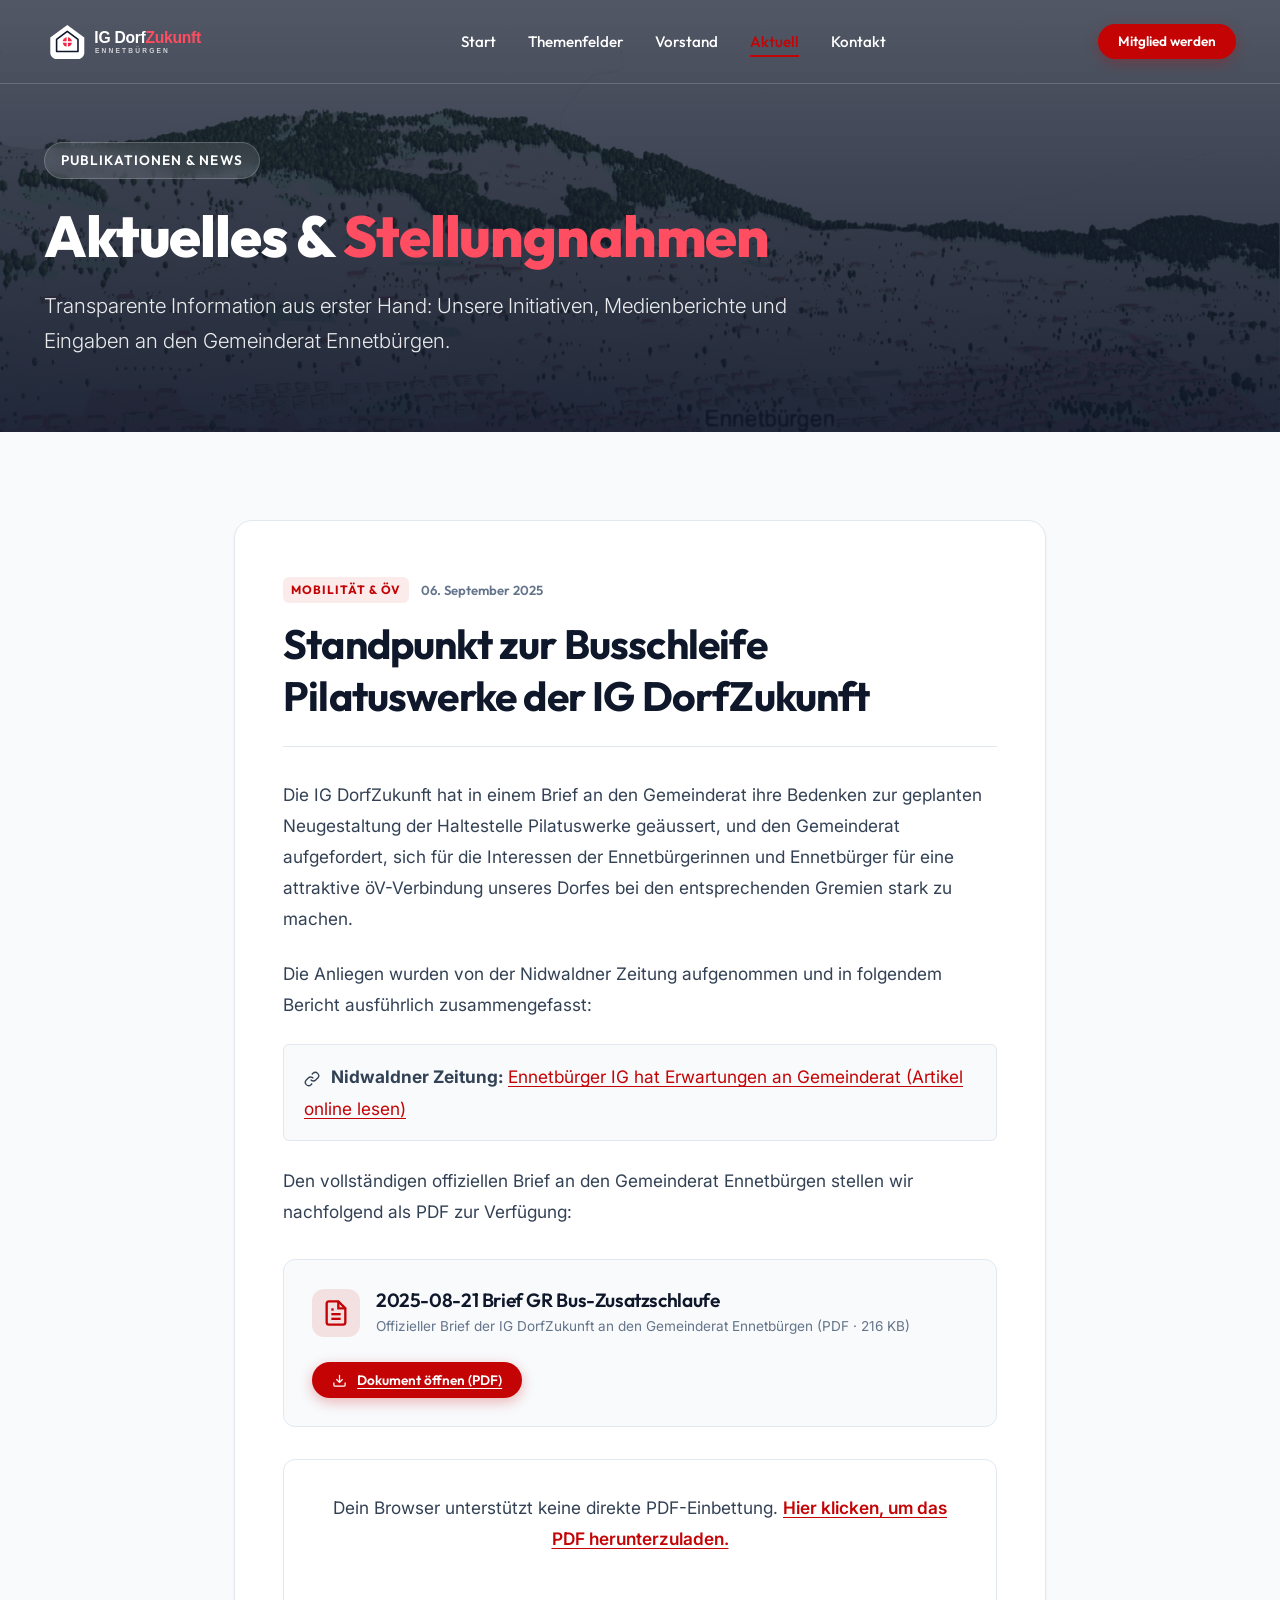
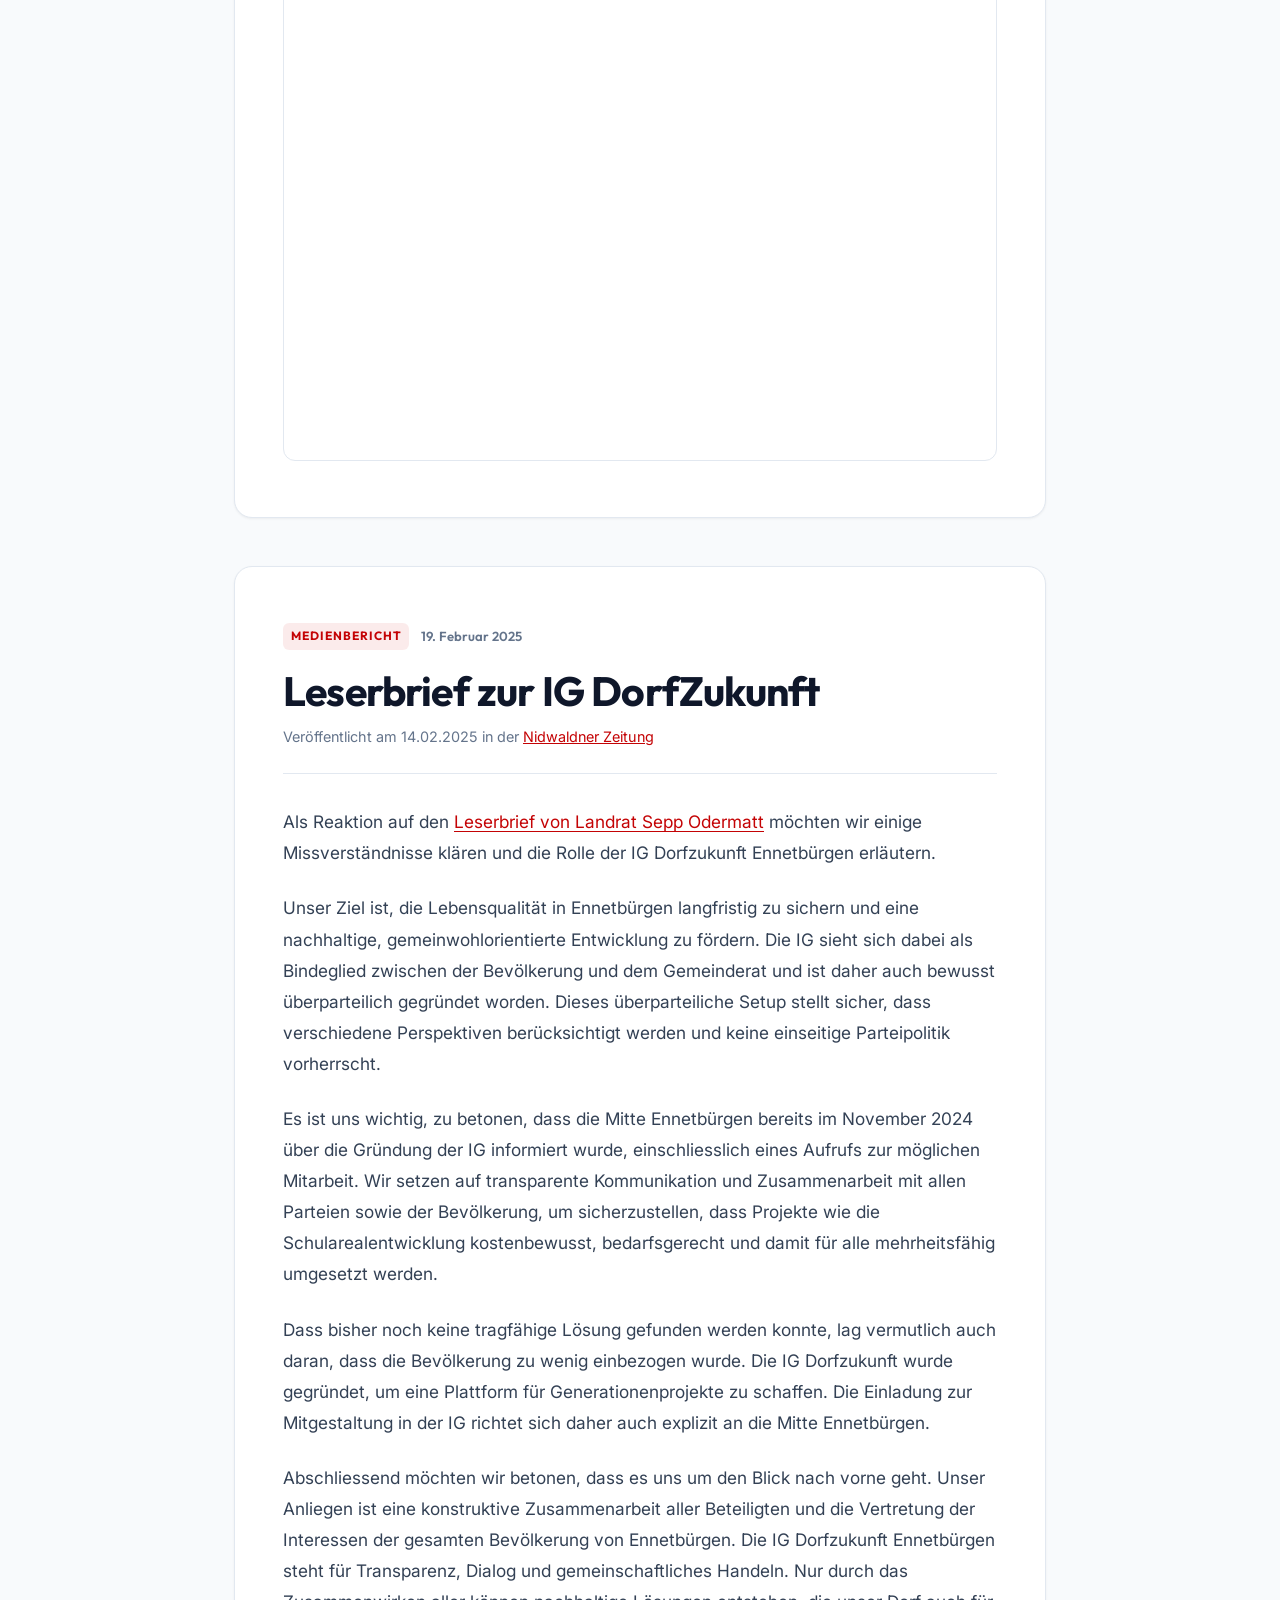
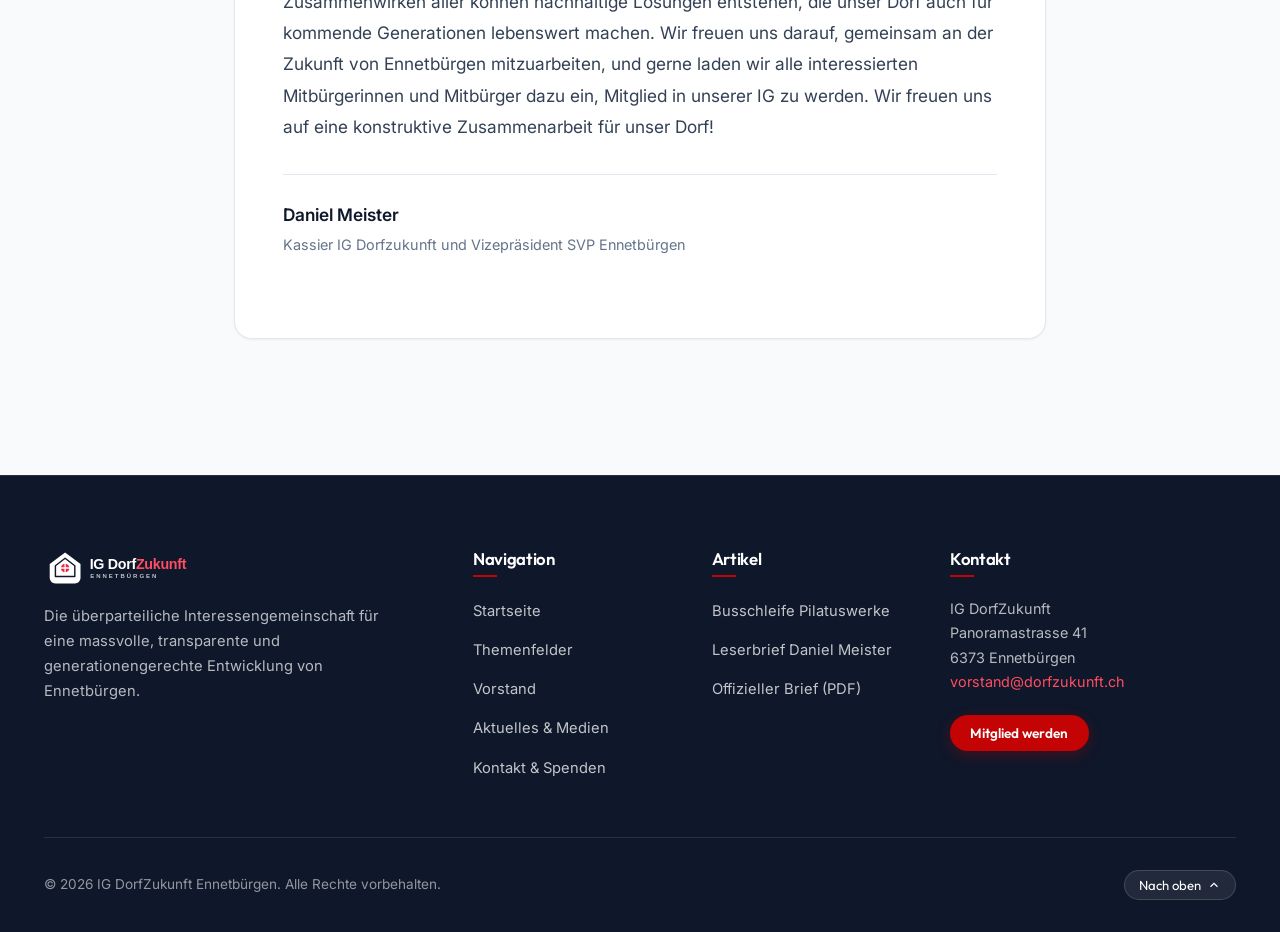
<file: aktuell.html>
<!DOCTYPE html>
<html lang="de">
<head>
  <meta charset="UTF-8" />
  <meta name="viewport" content="width=device-width, initial-scale=1.0" />
  <title>Aktuell &amp; Medien – IG DorfZukunft Ennetbürgen</title>
  <meta name="description" content="Aktuelle Stellungnahmen, Medienberichte und offizielle Briefe der IG DorfZukunft Ennetbürgen zu Mobilität, öV und Dorfentwicklung." />
  <meta name="theme-color" content="#0F172A" />
  
  <link rel="icon" type="image/svg+xml" href="images/favicon.svg" />
  <link rel="stylesheet" href="css/style.css" />
</head>
<body>

  <!-- Navigation -->
  <nav class="main-nav" aria-label="Hauptnavigation">
    <div class="nav-container">
      <a href="index.html" class="nav-brand" aria-label="IG DorfZukunft Ennetbürgen Startseite">
        <img src="images/logo-white.svg" alt="IG DorfZukunft Ennetbürgen" class="nav-logo-img nav-logo-white" width="220" height="45" />
        <img src="images/logo.svg" alt="IG DorfZukunft Ennetbürgen" class="nav-logo-img nav-logo-dark" width="220" height="45" />
      </a>

      <ul class="nav-links">
        <li><a href="index.html" class="nav-link">Start</a></li>
        <li><a href="themenfelder.html" class="nav-link">Themenfelder</a></li>
        <li><a href="vorstand.html" class="nav-link">Vorstand</a></li>
        <li><a href="aktuell.html" class="nav-link active">Aktuell</a></li>
        <li><a href="kontakt.html" class="nav-link">Kontakt</a></li>
      </ul>

      <div class="nav-cta">
        <a href="index.html#signup" class="btn btn-primary btn-sm">Mitglied werden</a>
      </div>

      <button class="menu-toggle" aria-label="Menü öffnen" aria-expanded="false">
        <span class="hamburger"></span>
      </button>
    </div>
  </nav>

  <!-- Mobile Menu Overlay -->
  <div class="mobile-menu-overlay" aria-hidden="true">
    <ul class="mobile-nav-links">
      <li><a href="index.html" class="mobile-nav-link">Startseite</a></li>
      <li><a href="themenfelder.html" class="mobile-nav-link">Themenfelder</a></li>
      <li><a href="vorstand.html" class="mobile-nav-link">Vorstand</a></li>
      <li><a href="aktuell.html" class="mobile-nav-link active">Aktuell</a></li>
      <li><a href="kontakt.html" class="mobile-nav-link">Kontakt &amp; Spenden</a></li>
    </ul>
    <div class="mobile-menu-footer">
      <a href="index.html#signup" class="btn btn-primary btn-lg">Jetzt Mitglied werden</a>
    </div>
  </div>

  <!-- Hero Header -->
  <header class="hero hero-page">
    <div class="container">
      <div class="hero-content">
        <div class="hero-badge">Publikationen &amp; News</div>
        <h1 class="hero-title">Aktuelles &amp; <span>Stellungnahmen</span></h1>
        <p class="hero-lead">
          Transparente Information aus erster Hand: Unsere Initiativen, Medienberichte und Eingaben an den Gemeinderat Ennetbürgen.
        </p>
      </div>
    </div>
  </header>

  <!-- Main Content -->
  <main class="section">
    <div class="container container-narrow">

      <!-- Post 1: Busschleife -->
      <article id="busschleife" class="post-article">
        <header class="post-header">
          <div class="article-meta">
            <span class="article-tag">Mobilität &amp; öV</span>
            <span class="article-date">06. September 2025</span>
          </div>
          <h2>Standpunkt zur Busschleife Pilatuswerke der IG DorfZukunft</h2>
        </header>

        <div class="post-body">
          <p>
            Die IG DorfZukunft hat in einem Brief an den Gemeinderat ihre Bedenken zur geplanten Neugestaltung der Haltestelle Pilatuswerke geäussert, und den Gemeinderat aufgefordert, sich für die Interessen der Ennetbürgerinnen und Ennetbürger für eine attraktive öV-Verbindung unseres Dorfes bei den entsprechenden Gremien stark zu machen.
          </p>

          <p>
            Die Anliegen wurden von der Nidwaldner Zeitung aufgenommen und in folgendem Bericht ausführlich zusammengefasst:
          </p>

          <p style="background: var(--bg-color); padding: 1rem 1.25rem; border-radius: var(--radius-sm); border: 1px solid var(--border);">
            <svg width="16" height="16" viewBox="0 0 24 24" fill="none" stroke="currentColor" stroke-width="2" style="vertical-align: middle; margin-right: 6px;"><path d="M10 13a5 5 0 0 0 7.54.54l3-3a5 5 0 0 0-7.07-7.07l-1.72 1.71"/><path d="M14 11a5 5 0 0 0-7.54-.54l-3 3a5 5 0 0 0 7.07 7.07l1.71-1.71"/></svg>
            <strong>Nidwaldner Zeitung:</strong>
            <a href="https://www.nidwaldnerzeitung.ch/zentralschweiz/nidwalden/ennetbuerger-ig-hat-erwartungen-an-gemeinderat-ld.4005266" target="_blank" rel="noopener">
              Ennetbürger IG hat Erwartungen an Gemeinderat (Artikel online lesen)
            </a>
          </p>

          <p>
            Den vollständigen offiziellen Brief an den Gemeinderat Ennetbürgen stellen wir nachfolgend als PDF zur Verfügung:
          </p>

          <!-- PDF Download Box -->
          <div class="pdf-embed-box">
            <div class="pdf-embed-info">
              <div class="pdf-embed-icon" aria-hidden="true">
                <svg width="28" height="28" viewBox="0 0 24 24" fill="none" stroke="currentColor" stroke-width="2"><path d="M14 2H6a2 2 0 0 0-2 2v16a2 2 0 0 0 2 2h12a2 2 0 0 0 2-2V8z"/><polyline points="14 2 14 8 20 8"/><line x1="16" y1="13" x2="8" y2="13"/><line x1="16" y1="17" x2="8" y2="17"/><polyline points="10 9 9 9 8 9"/></svg>
              </div>
              <div>
                <h4 style="margin-bottom: 2px;">2025-08-21 Brief GR Bus-Zusatzschlaufe</h4>
                <p style="font-size: 0.85rem; color: var(--text-muted); margin-bottom: 0;">Offizieller Brief der IG DorfZukunft an den Gemeinderat Ennetbürgen (PDF · 216 KB)</p>
              </div>
            </div>
            <a href="docs/2025-08-21-Brief-GR-Bus-Zusatzschlaufe.pdf" target="_blank" rel="noopener" class="btn btn-primary btn-sm">
              <svg width="15" height="15" viewBox="0 0 24 24" fill="none" stroke="currentColor" stroke-width="2"><path d="M21 15v4a2 2 0 0 1-2 2H5a2 2 0 0 1-2-2v-4"/><polyline points="7 10 12 15 17 10"/><line x1="12" y1="15" x2="12" y2="3"/></svg>
              <span>Dokument öffnen (PDF)</span>
            </a>
          </div>

          <!-- PDF Embedded Preview on desktop -->
          <div style="margin-top: 1.5rem; border: 1px solid var(--border); border-radius: var(--radius-md); overflow: hidden;">
            <object data="docs/2025-08-21-Brief-GR-Bus-Zusatzschlaufe.pdf" type="application/pdf" width="100%" height="600" style="display: block;">
              <p style="padding: 2rem; text-align: center;">
                Dein Browser unterstützt keine direkte PDF-Einbettung. 
                <a href="docs/2025-08-21-Brief-GR-Bus-Zusatzschlaufe.pdf" target="_blank" rel="noopener" style="font-weight: 600; color: var(--accent);">
                  Hier klicken, um das PDF herunterzuladen.
                </a>
              </p>
            </object>
          </div>
        </div>
      </article>

      <!-- Post 2: Leserbrief -->
      <article id="leserbrief" class="post-article">
        <header class="post-header">
          <div class="article-meta">
            <span class="article-tag">Medienbericht</span>
            <span class="article-date">19. Februar 2025</span>
          </div>
          <h2>Leserbrief zur IG DorfZukunft</h2>
          <p style="font-size: 0.9rem; color: var(--text-muted); margin-top: 0.5rem;">
            Veröffentlicht am 14.02.2025 in der <a href="https://www.luzernerzeitung.ch/meinung/leserbriefe-nz/leserbrief-bindeglied-zwischen-der-bevoelkerung-und-dem-gemeinderat-ld.2734195" target="_blank" rel="noopener" style="color:var(--accent); text-decoration:underline;">Nidwaldner Zeitung</a>
          </p>
        </header>

        <div class="post-body">
          <p>
            Als Reaktion auf den <a href="https://www.nidwaldnerzeitung.ch/meinung/leserbriefe-nz/leserbrief-informationsfluss-ist-gegeben-ld.2728602" target="_blank" rel="noopener">Leserbrief von Landrat Sepp Odermatt</a> möchten wir einige Missverständnisse klären und die Rolle der IG Dorfzukunft Ennetbürgen erläutern.
          </p>

          <p>
            Unser Ziel ist, die Lebensqualität in Ennetbürgen langfristig zu sichern und eine nachhaltige, gemeinwohlorientierte Entwicklung zu fördern. Die IG sieht sich dabei als Bindeglied zwischen der Bevölkerung und dem Gemeinderat und ist daher auch bewusst überparteilich gegründet worden. Dieses überparteiliche Setup stellt sicher, dass verschiedene Perspektiven berücksichtigt werden und keine einseitige Parteipolitik vorherrscht.
          </p>

          <p>
            Es ist uns wichtig, zu betonen, dass die Mitte Ennetbürgen bereits im November 2024 über die Gründung der IG informiert wurde, einschliesslich eines Aufrufs zur möglichen Mitarbeit. Wir setzen auf transparente Kommunikation und Zusammenarbeit mit allen Parteien sowie der Bevölkerung, um sicherzustellen, dass Projekte wie die Schularealentwicklung kostenbewusst, bedarfsgerecht und damit für alle mehrheitsfähig umgesetzt werden.
          </p>

          <p>
            Dass bisher noch keine tragfähige Lösung gefunden werden konnte, lag vermutlich auch daran, dass die Bevölkerung zu wenig einbezogen wurde. Die IG Dorfzukunft wurde gegründet, um eine Plattform für Generationenprojekte zu schaffen. Die Einladung zur Mitgestaltung in der IG richtet sich daher auch explizit an die Mitte Ennetbürgen.
          </p>

          <p>
            Abschliessend möchten wir betonen, dass es uns um den Blick nach vorne geht. Unser Anliegen ist eine konstruktive Zusammenarbeit aller Beteiligten und die Vertretung der Interessen der gesamten Bevölkerung von Ennetbürgen. Die IG Dorfzukunft Ennetbürgen steht für Transparenz, Dialog und gemeinschaftliches Handeln. Nur durch das Zusammenwirken aller können nachhaltige Lösungen entstehen, die unser Dorf auch für kommende Generationen lebenswert machen. Wir freuen uns darauf, gemeinsam an der Zukunft von Ennetbürgen mitzuarbeiten, und gerne laden wir alle interessierten Mitbürgerinnen und Mitbürger dazu ein, Mitglied in unserer IG zu werden. Wir freuen uns auf eine konstruktive Zusammenarbeit für unser Dorf!
          </p>

          <div style="margin-top: 2rem; padding-top: 1.5rem; border-top: 1px solid var(--border);">
            <p style="font-weight: 600; color: var(--text-dark); margin-bottom: 2px;">
              Daniel Meister
            </p>
            <p style="font-size: 0.9rem; color: var(--text-muted);">
              Kassier IG Dorfzukunft und Vizepräsident SVP Ennetbürgen
            </p>
          </div>
        </div>
      </article>

    </div>
  </main>

  <!-- Footer -->
  <footer class="site-footer">
    <div class="container">
      <div class="footer-grid">
        <div class="footer-brand">
          <img src="images/logo-white.svg" alt="IG DorfZukunft Ennetbürgen" width="220" height="45" style="height: 40px; width: auto;" />
          <p>
            Die überparteiliche Interessengemeinschaft für eine massvolle, transparente und generationengerechte Entwicklung von Ennetbürgen.
          </p>
        </div>

        <div class="footer-col">
          <h4>Navigation</h4>
          <ul class="footer-links">
            <li><a href="index.html">Startseite</a></li>
            <li><a href="themenfelder.html">Themenfelder</a></li>
            <li><a href="vorstand.html">Vorstand</a></li>
            <li><a href="aktuell.html">Aktuelles &amp; Medien</a></li>
            <li><a href="kontakt.html">Kontakt &amp; Spenden</a></li>
          </ul>
        </div>

        <div class="footer-col">
          <h4>Artikel</h4>
          <ul class="footer-links">
            <li><a href="#busschleife">Busschleife Pilatuswerke</a></li>
            <li><a href="#leserbrief">Leserbrief Daniel Meister</a></li>
            <li><a href="docs/2025-08-21-Brief-GR-Bus-Zusatzschlaufe.pdf" target="_blank" rel="noopener">Offizieller Brief (PDF)</a></li>
          </ul>
        </div>

        <div class="footer-col">
          <h4>Kontakt</h4>
          <p style="font-size: 0.9rem; color: rgba(255,255,255,0.7); margin-bottom: 0.75rem;">
            IG DorfZukunft<br>
            Panoramastrasse 41<br>
            6373 Ennetbürgen<br>
            <a href="mailto:vorstand@dorfzukunft.ch" style="color: #FF4D61;">vorstand@dorfzukunft.ch</a>
          </p>
          <a href="index.html#signup" class="btn btn-primary btn-sm" style="margin-top: 0.5rem;">Mitglied werden</a>
        </div>
      </div>

      <div class="footer-bottom">
        <div>&copy; 2026 IG DorfZukunft Ennetbürgen. Alle Rechte vorbehalten.</div>
        <button type="button" class="back-to-top" aria-label="Nach oben scrollen">
          <span>Nach oben</span>
          <svg width="14" height="14" viewBox="0 0 24 24" fill="none" stroke="currentColor" stroke-width="2"><polyline points="18 15 12 9 6 15"/></svg>
        </button>
      </div>
    </div>
  </footer>

  <script src="js/main.js"></script>
</body>
</html>
</file>
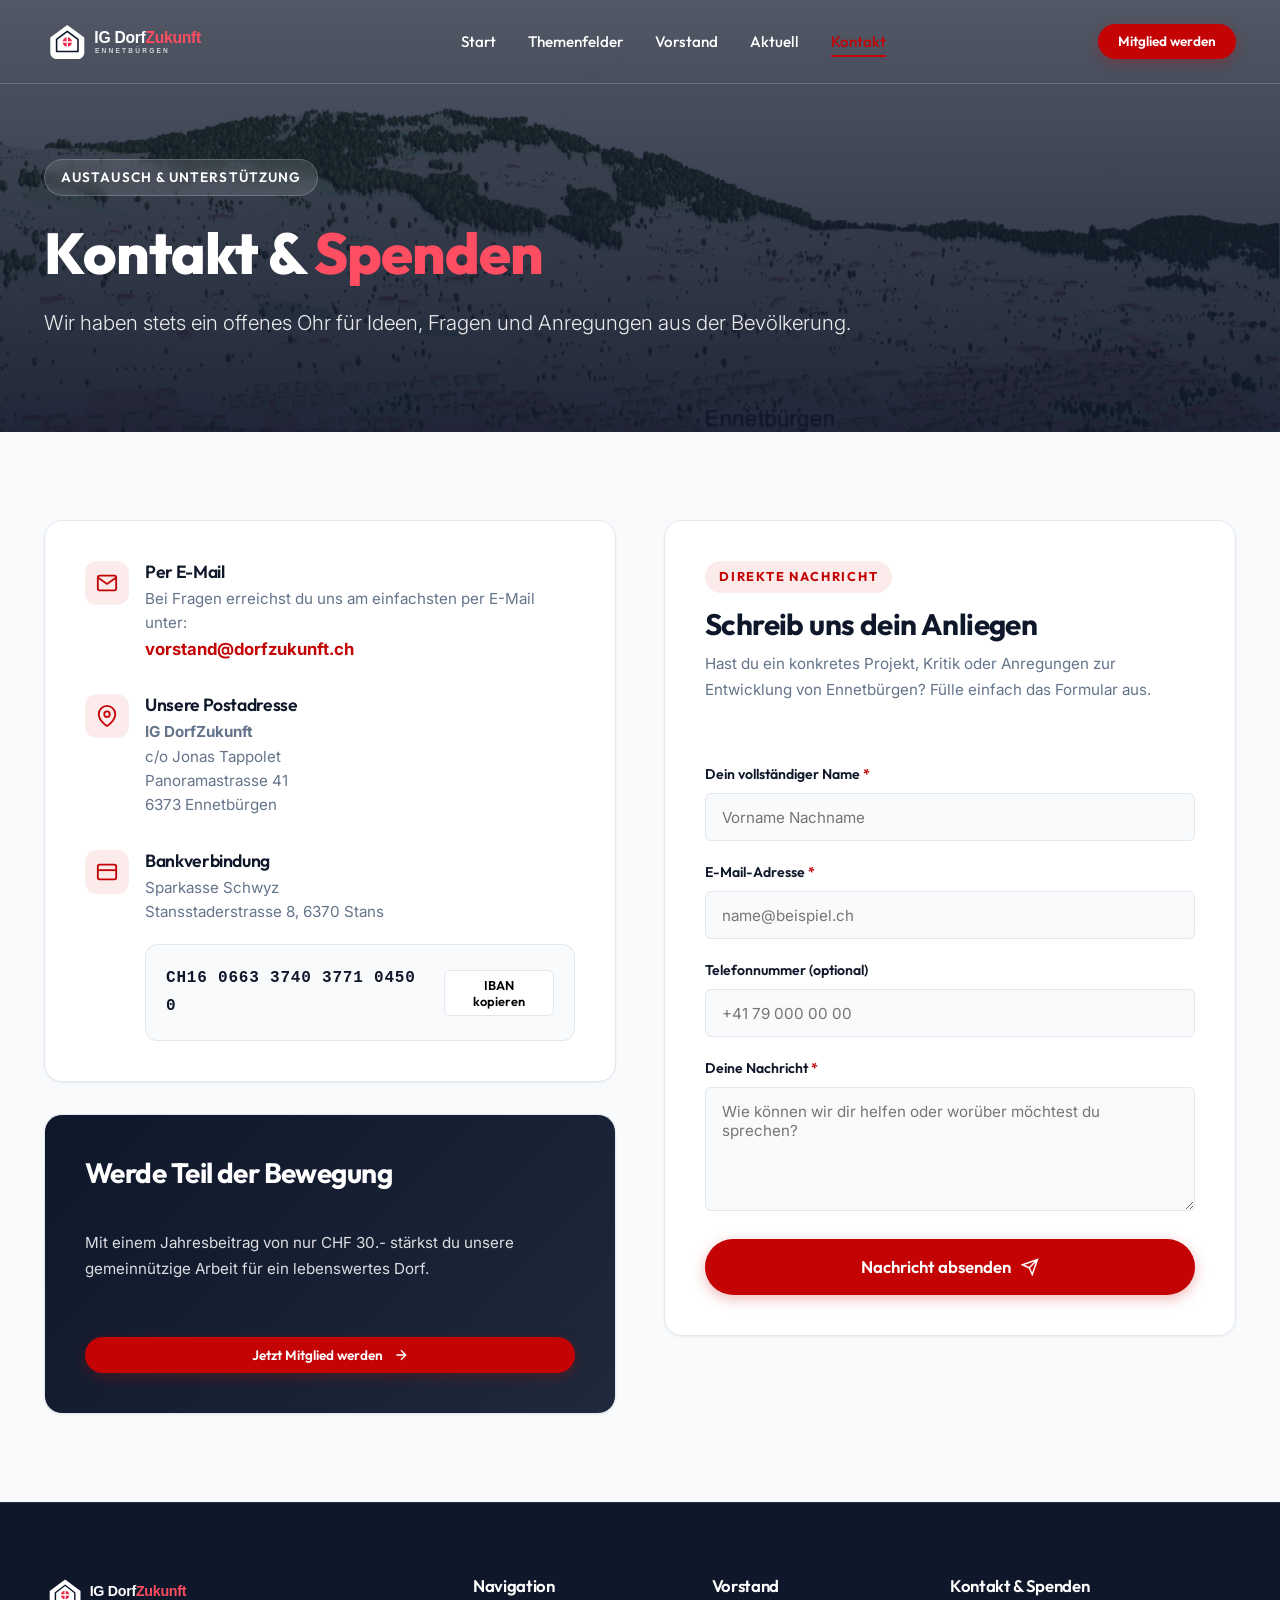
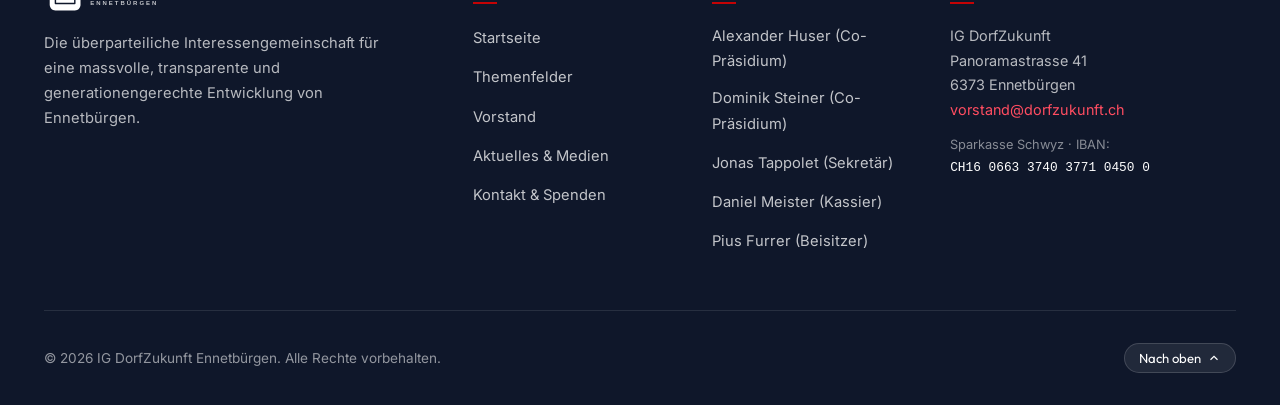
<file: kontakt.html>
<!DOCTYPE html>
<html lang="de">
<head>
  <meta charset="UTF-8" />
  <meta name="viewport" content="width=device-width, initial-scale=1.0" />
  <title>Kontakt &amp; Spenden – IG DorfZukunft Ennetbürgen</title>
  <meta name="description" content="Nimm Kontakt mit dem Vorstand der IG DorfZukunft auf. Hier findest du unsere Postadresse, E-Mail-Adresse und Bankverbindung." />
  <meta name="theme-color" content="#0F172A" />
  
  <link rel="icon" type="image/svg+xml" href="images/favicon.svg" />
  <link rel="stylesheet" href="css/style.css" />
</head>
<body>

  <!-- Navigation -->
  <nav class="main-nav" aria-label="Hauptnavigation">
    <div class="nav-container">
      <a href="index.html" class="nav-brand" aria-label="IG DorfZukunft Ennetbürgen Startseite">
        <img src="images/logo-white.svg" alt="IG DorfZukunft Ennetbürgen" class="nav-logo-img nav-logo-white" width="220" height="45" />
        <img src="images/logo.svg" alt="IG DorfZukunft Ennetbürgen" class="nav-logo-img nav-logo-dark" width="220" height="45" />
      </a>

      <ul class="nav-links">
        <li><a href="index.html" class="nav-link">Start</a></li>
        <li><a href="themenfelder.html" class="nav-link">Themenfelder</a></li>
        <li><a href="vorstand.html" class="nav-link">Vorstand</a></li>
        <li><a href="aktuell.html" class="nav-link">Aktuell</a></li>
        <li><a href="kontakt.html" class="nav-link active">Kontakt</a></li>
      </ul>

      <div class="nav-cta">
        <a href="index.html#signup" class="btn btn-primary btn-sm">Mitglied werden</a>
      </div>

      <button class="menu-toggle" aria-label="Menü öffnen" aria-expanded="false">
        <span class="hamburger"></span>
      </button>
    </div>
  </nav>

  <!-- Mobile Menu Overlay -->
  <div class="mobile-menu-overlay" aria-hidden="true">
    <ul class="mobile-nav-links">
      <li><a href="index.html" class="mobile-nav-link">Startseite</a></li>
      <li><a href="themenfelder.html" class="mobile-nav-link">Themenfelder</a></li>
      <li><a href="vorstand.html" class="mobile-nav-link">Vorstand</a></li>
      <li><a href="aktuell.html" class="mobile-nav-link">Aktuell</a></li>
      <li><a href="kontakt.html" class="mobile-nav-link active">Kontakt &amp; Spenden</a></li>
    </ul>
    <div class="mobile-menu-footer">
      <a href="index.html#signup" class="btn btn-primary btn-lg">Jetzt Mitglied werden</a>
    </div>
  </div>

  <!-- Hero Header -->
  <header class="hero hero-page">
    <div class="container">
      <div class="hero-content">
        <div class="hero-badge">Austausch &amp; Unterstützung</div>
        <h1 class="hero-title">Kontakt &amp; <span>Spenden</span></h1>
        <p class="hero-lead">
          Wir haben stets ein offenes Ohr für Ideen, Fragen und Anregungen aus der Bevölkerung.
        </p>
      </div>
    </div>
  </header>

  <!-- Main Content -->
  <main class="section">
    <div class="container">
      <div class="contact-grid">
        
        <!-- Contact Cards / Postal & Bank Details -->
        <div>
          <div class="contact-info-card" style="margin-bottom: 2rem;">
            <div class="contact-block">
              <div class="contact-icon" aria-hidden="true">
                <svg width="22" height="22" viewBox="0 0 24 24" fill="none" stroke="currentColor" stroke-width="2"><path d="M4 4h16c1.1 0 2 .9 2 2v12c0 1.1-.9 2-2 2H4c-1.1 0-2-.9-2-2V6c0-1.1.9-2 2-2z"/><polyline points="22,6 12,13 2,6"/></svg>
              </div>
              <div class="contact-block-content">
                <h4>Per E-Mail</h4>
                <p>
                  Bei Fragen erreichst du uns am einfachsten per E-Mail unter:<br>
                  <a href="mailto:vorstand@dorfzukunft.ch" style="color:var(--accent); font-weight:700; font-size: 1.05rem;">vorstand@dorfzukunft.ch</a>
                </p>
              </div>
            </div>

            <div class="contact-block">
              <div class="contact-icon" aria-hidden="true">
                <svg width="22" height="22" viewBox="0 0 24 24" fill="none" stroke="currentColor" stroke-width="2"><path d="M21 10c0 7-9 13-9 13s-9-6-9-13a9 9 0 0 1 18 0z"/><circle cx="12" cy="10" r="3"/></svg>
              </div>
              <div class="contact-block-content">
                <h4>Unsere Postadresse</h4>
                <p>
                  <strong>IG DorfZukunft</strong><br>
                  c/o Jonas Tappolet<br>
                  Panoramastrasse 41<br>
                  6373 Ennetbürgen
                </p>
              </div>
            </div>

            <div class="contact-block">
              <div class="contact-icon" aria-hidden="true">
                <svg width="22" height="22" viewBox="0 0 24 24" fill="none" stroke="currentColor" stroke-width="2"><rect x="2" y="4" width="20" height="16" rx="2"/><line x1="2" y1="10" x2="22" y2="10"/></svg>
              </div>
              <div class="contact-block-content" style="width: 100%;">
                <h4>Bankverbindung</h4>
                <p>
                  Sparkasse Schwyz<br>
                  Stansstaderstrasse 8, 6370 Stans
                </p>
                <div class="iban-box">
                  <span class="iban-number">CH16 0663 3740 3771 0450 0</span>
                  <button type="button" id="btn-copy-iban" class="btn-copy" data-iban="CH16 0663 3740 3771 0450 0">IBAN kopieren</button>
                </div>
              </div>
            </div>
          </div>

          <!-- Join Prompt Card -->
          <div class="contact-info-card" style="background: linear-gradient(135deg, #0F172A 0%, #1E293B 100%); color: #FFFFFF;">
            <h3 style="color: #FFFFFF; margin-bottom: 0.5rem;">Werde Teil der Bewegung</h3>
            <p style="color: rgba(255, 255, 255, 0.85); font-size: 0.95rem; margin-bottom: 1.5rem;">
              Mit einem Jahresbeitrag von nur CHF 30.- stärkst du unsere gemeinnützige Arbeit für ein lebenswertes Dorf.
            </p>
            <a href="index.html#signup" class="btn btn-primary btn-sm">
              <span>Jetzt Mitglied werden</span>
              <svg width="16" height="16" viewBox="0 0 24 24" fill="none" stroke="currentColor" stroke-width="2"><path d="M5 12h14M12 5l7 7-7 7"/></svg>
            </a>
          </div>
        </div>

        <!-- Contact Form -->
        <div class="contact-info-card">
          <div class="section-header text-left" style="margin-bottom: 1.75rem;">
            <span class="eyebrow">DIREKTE NACHRICHT</span>
            <h2 style="font-size: 1.85rem;">Schreib uns dein Anliegen</h2>
            <p style="font-size: 0.95rem; color: var(--text-muted); margin-top: 0.5rem;">
              Hast du ein konkretes Projekt, Kritik oder Anregungen zur Entwicklung von Ennetbürgen? Fülle einfach das Formular aus.
            </p>
          </div>

          <form id="contact-form" action="https://formsubmit.co/ajax/vorstand@dorfzukunft.ch" method="POST">
            <input type="hidden" name="_subject" value="Kontaktanfrage dorfzukunft.ch" />
            <input type="hidden" name="_captcha" value="false" />

            <div class="form-group" style="margin-bottom: 1.25rem;">
              <label for="contact_name">Dein vollständiger Name <span style="color:var(--accent);">*</span></label>
              <input type="text" id="contact_name" name="name" class="form-control" placeholder="Vorname Nachname" required />
            </div>

            <div class="form-group" style="margin-bottom: 1.25rem;">
              <label for="contact_email">E-Mail-Adresse <span style="color:var(--accent);">*</span></label>
              <input type="email" id="contact_email" name="email" class="form-control" placeholder="name@beispiel.ch" required />
            </div>

            <div class="form-group" style="margin-bottom: 1.25rem;">
              <label for="contact_phone">Telefonnummer (optional)</label>
              <input type="tel" id="contact_phone" name="phone" class="form-control" placeholder="+41 79 000 00 00" />
            </div>

            <div class="form-group" style="margin-bottom: 1.75rem;">
              <label for="contact_message">Deine Nachricht <span style="color:var(--accent);">*</span></label>
              <textarea id="contact_message" name="message" class="form-control" rows="5" placeholder="Wie können wir dir helfen oder worüber möchtest du sprechen?" required></textarea>
            </div>

            <button type="submit" class="btn btn-primary btn-lg" style="width: 100%;">
              <span>Nachricht absenden</span>
              <svg width="18" height="18" viewBox="0 0 24 24" fill="none" stroke="currentColor" stroke-width="2"><path d="M22 2L11 13M22 2l-7 20-4-9-9-4 20-7z"/></svg>
            </button>

            <div id="contact-feedback" class="form-feedback" role="alert"></div>
          </form>
        </div>

      </div>
    </div>
  </main>

  <!-- Footer -->
  <footer class="site-footer">
    <div class="container">
      <div class="footer-grid">
        <div class="footer-brand">
          <img src="images/logo-white.svg" alt="IG DorfZukunft Ennetbürgen" width="220" height="45" style="height: 40px; width: auto;" />
          <p>
            Die überparteiliche Interessengemeinschaft für eine massvolle, transparente und generationengerechte Entwicklung von Ennetbürgen.
          </p>
        </div>

        <div class="footer-col">
          <h4>Navigation</h4>
          <ul class="footer-links">
            <li><a href="index.html">Startseite</a></li>
            <li><a href="themenfelder.html">Themenfelder</a></li>
            <li><a href="vorstand.html">Vorstand</a></li>
            <li><a href="aktuell.html">Aktuelles &amp; Medien</a></li>
            <li><a href="kontakt.html">Kontakt &amp; Spenden</a></li>
          </ul>
        </div>

        <div class="footer-col">
          <h4>Vorstand</h4>
          <ul class="footer-links">
            <li><a href="vorstand.html">Alexander Huser (Co-Präsidium)</a></li>
            <li><a href="vorstand.html">Dominik Steiner (Co-Präsidium)</a></li>
            <li><a href="vorstand.html">Jonas Tappolet (Sekretär)</a></li>
            <li><a href="vorstand.html">Daniel Meister (Kassier)</a></li>
            <li><a href="vorstand.html">Pius Furrer (Beisitzer)</a></li>
          </ul>
        </div>

        <div class="footer-col">
          <h4>Kontakt &amp; Spenden</h4>
          <p style="font-size: 0.9rem; color: rgba(255,255,255,0.7); margin-bottom: 0.75rem;">
            IG DorfZukunft<br>
            Panoramastrasse 41<br>
            6373 Ennetbürgen<br>
            <a href="mailto:vorstand@dorfzukunft.ch" style="color: #FF4D61;">vorstand@dorfzukunft.ch</a>
          </p>
          <p style="font-size: 0.8rem; color: rgba(255,255,255,0.5);">
            Sparkasse Schwyz · IBAN:<br>
            <span style="color:#FFFFFF; font-family:monospace;">CH16 0663 3740 3771 0450 0</span>
          </p>
        </div>
      </div>

      <div class="footer-bottom">
        <div>&copy; 2026 IG DorfZukunft Ennetbürgen. Alle Rechte vorbehalten.</div>
        <button type="button" class="back-to-top" aria-label="Nach oben scrollen">
          <span>Nach oben</span>
          <svg width="14" height="14" viewBox="0 0 24 24" fill="none" stroke="currentColor" stroke-width="2"><polyline points="18 15 12 9 6 15"/></svg>
        </button>
      </div>
    </div>
  </footer>

  <script src="js/main.js"></script>
</body>
</html>
</file>
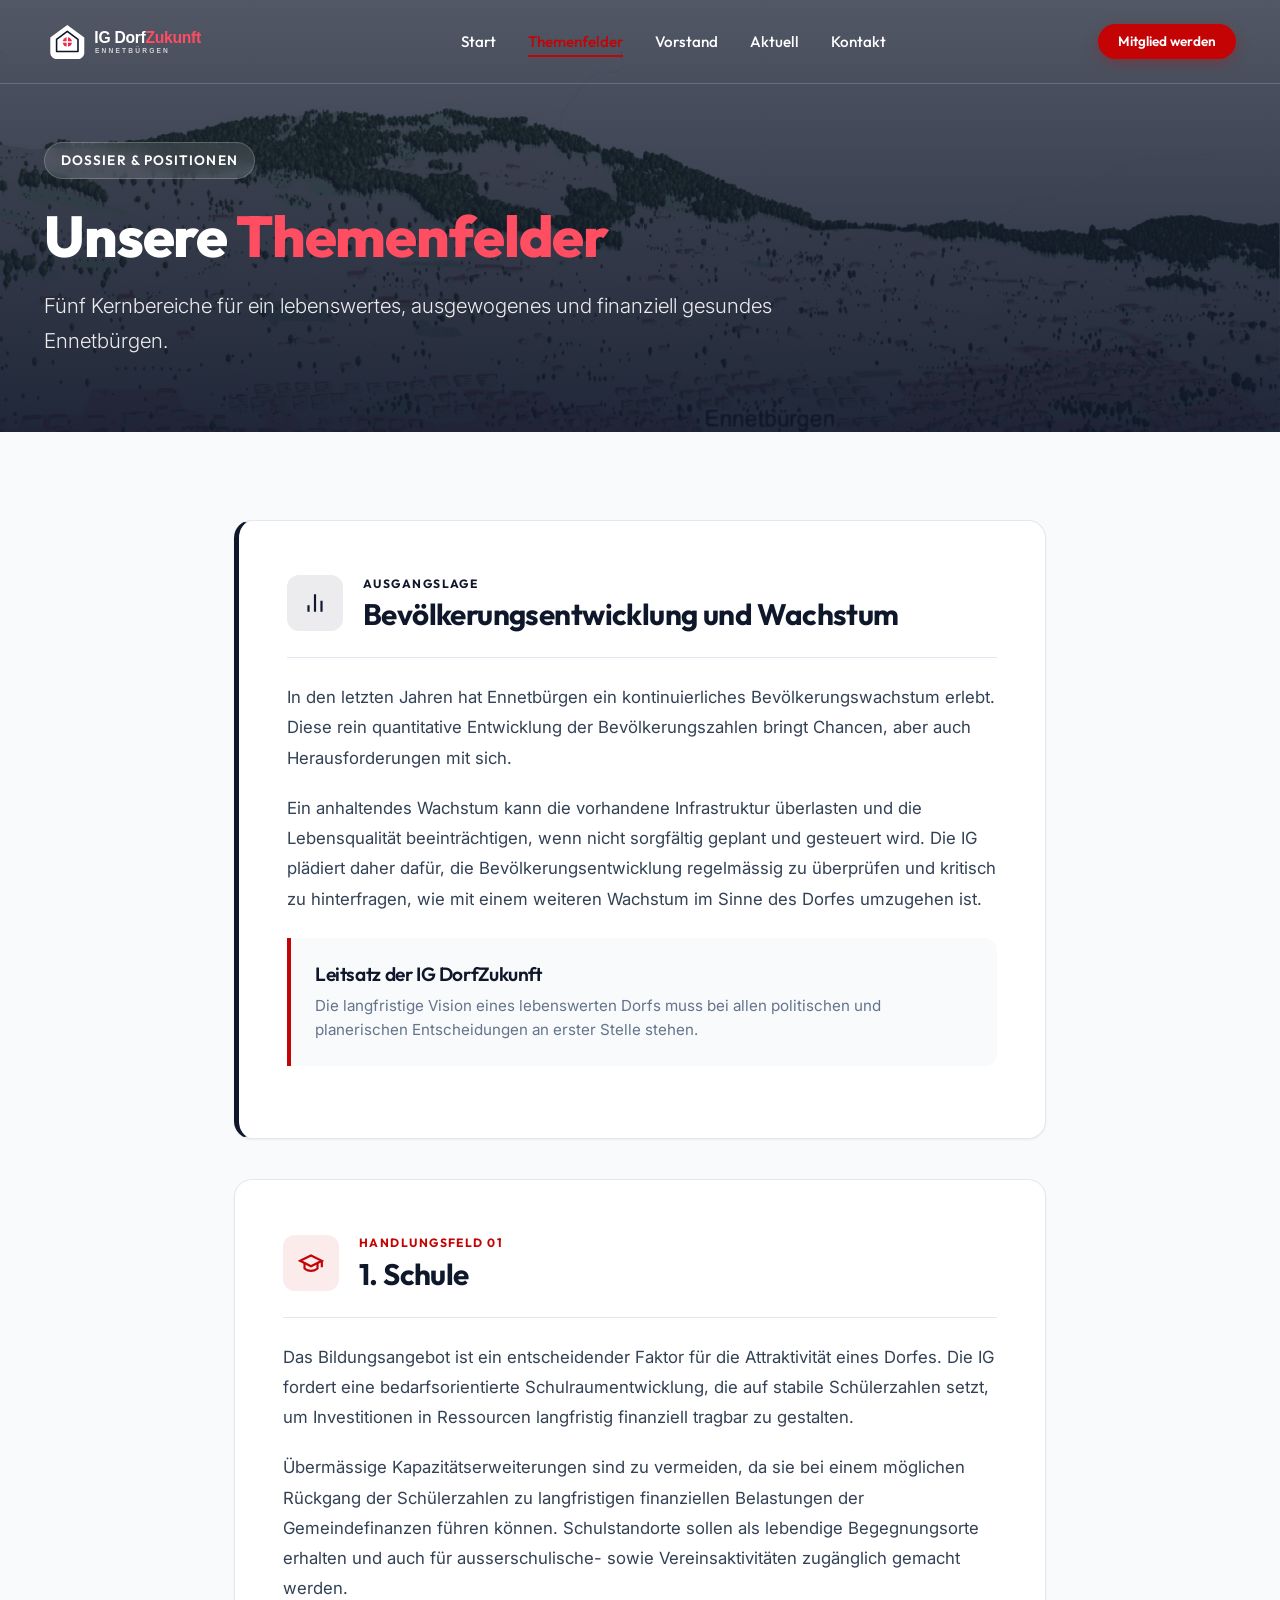
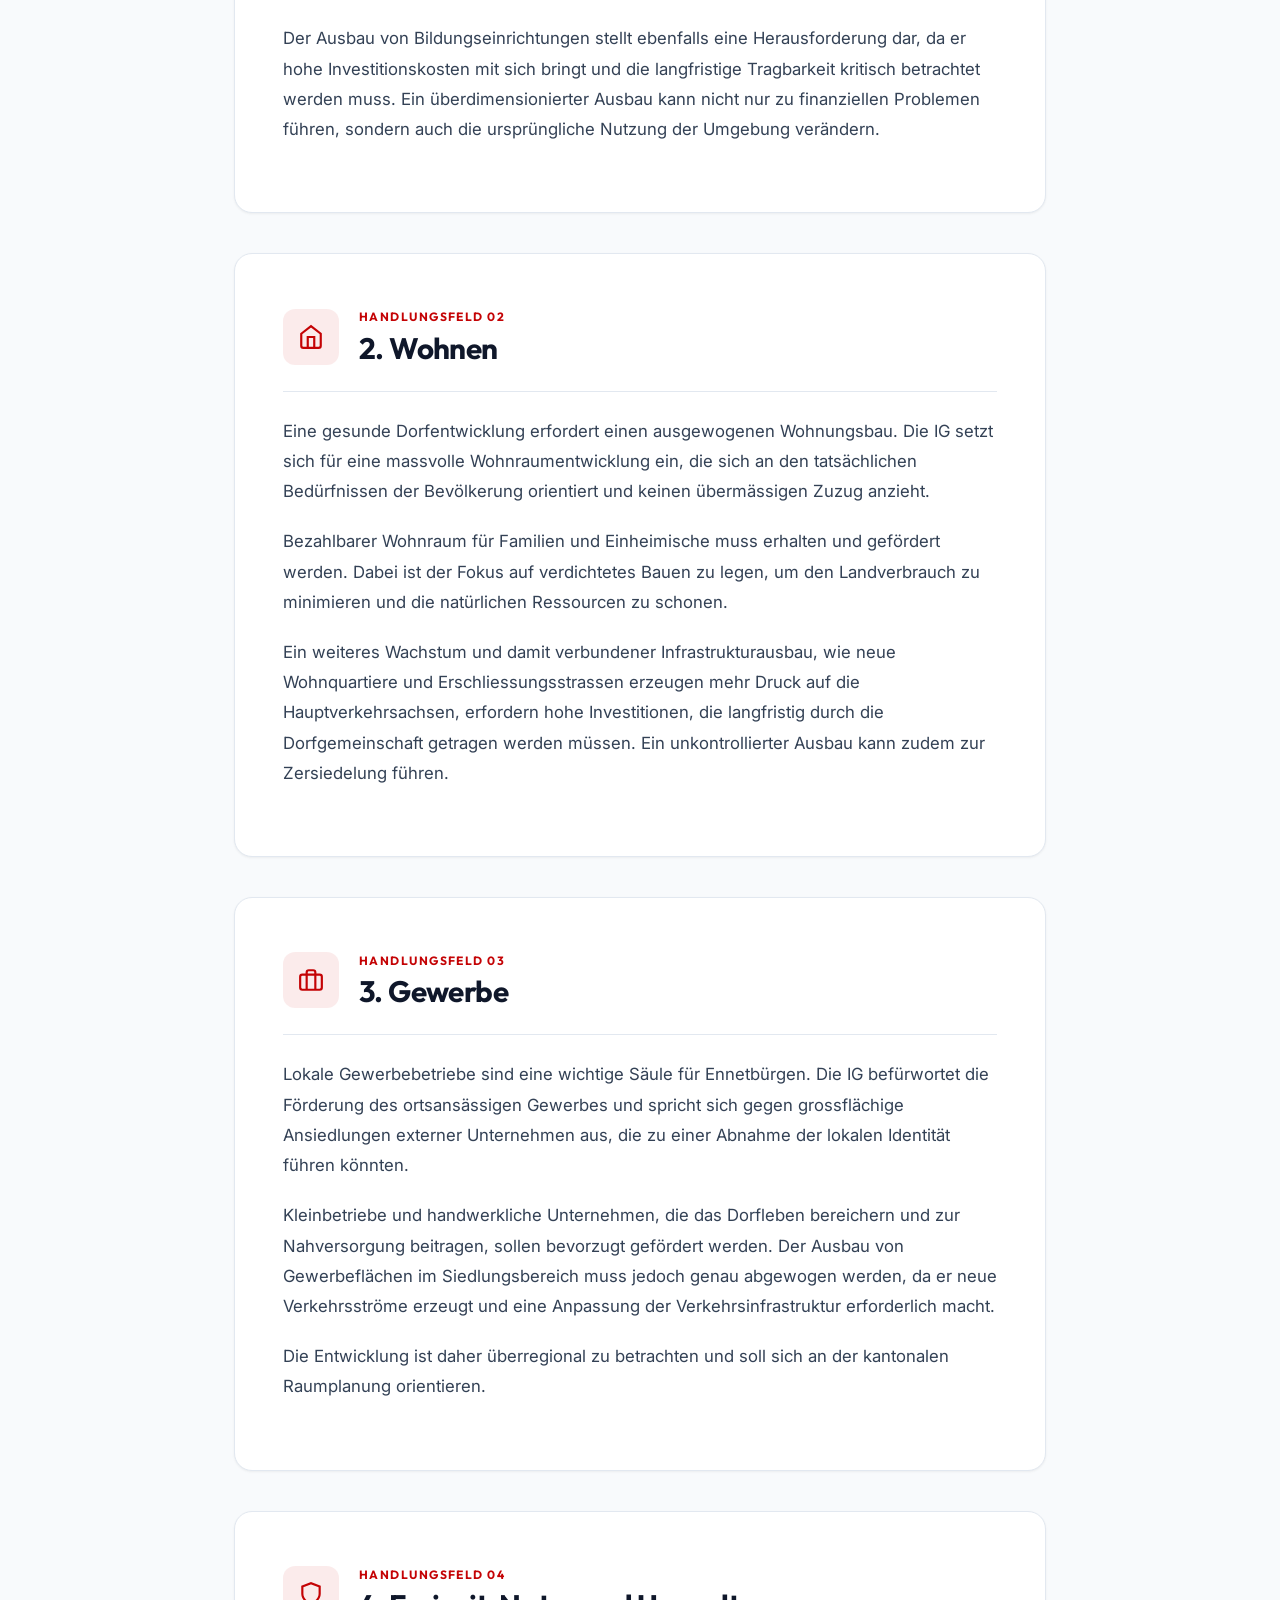
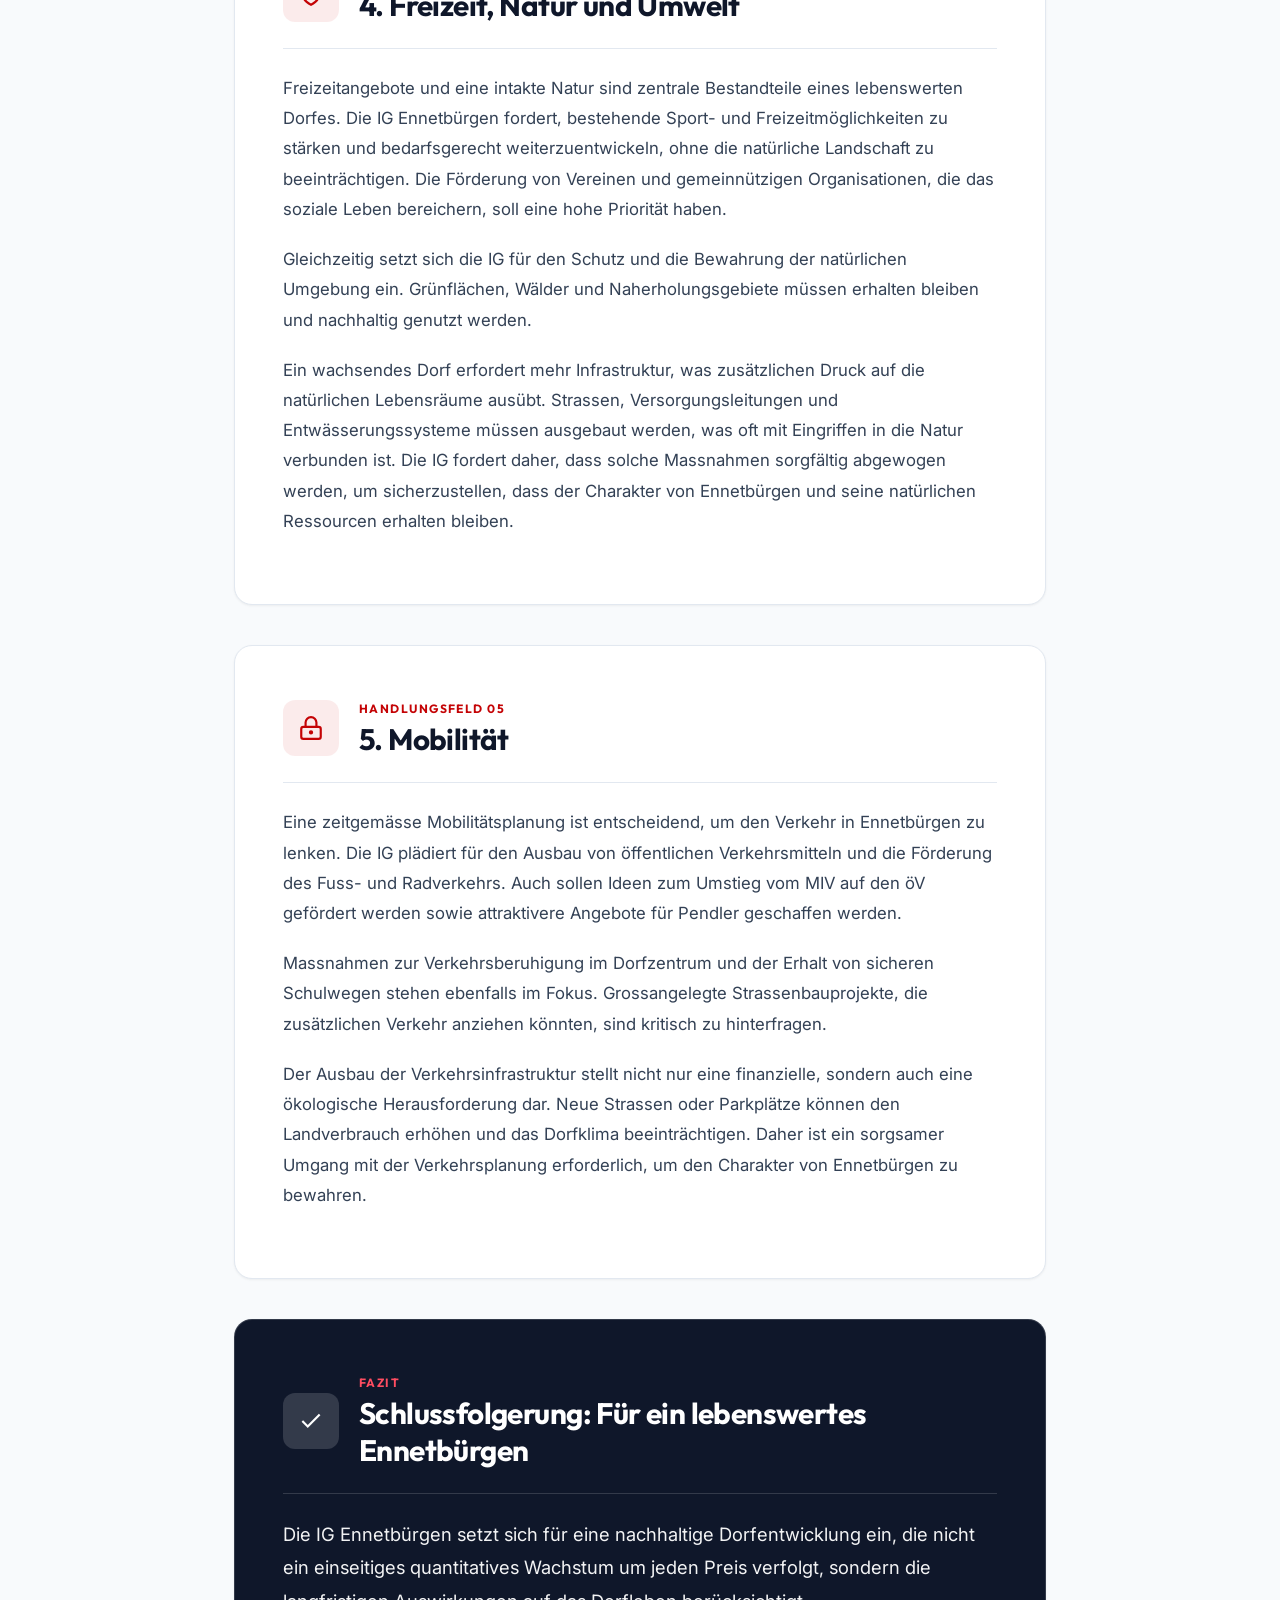
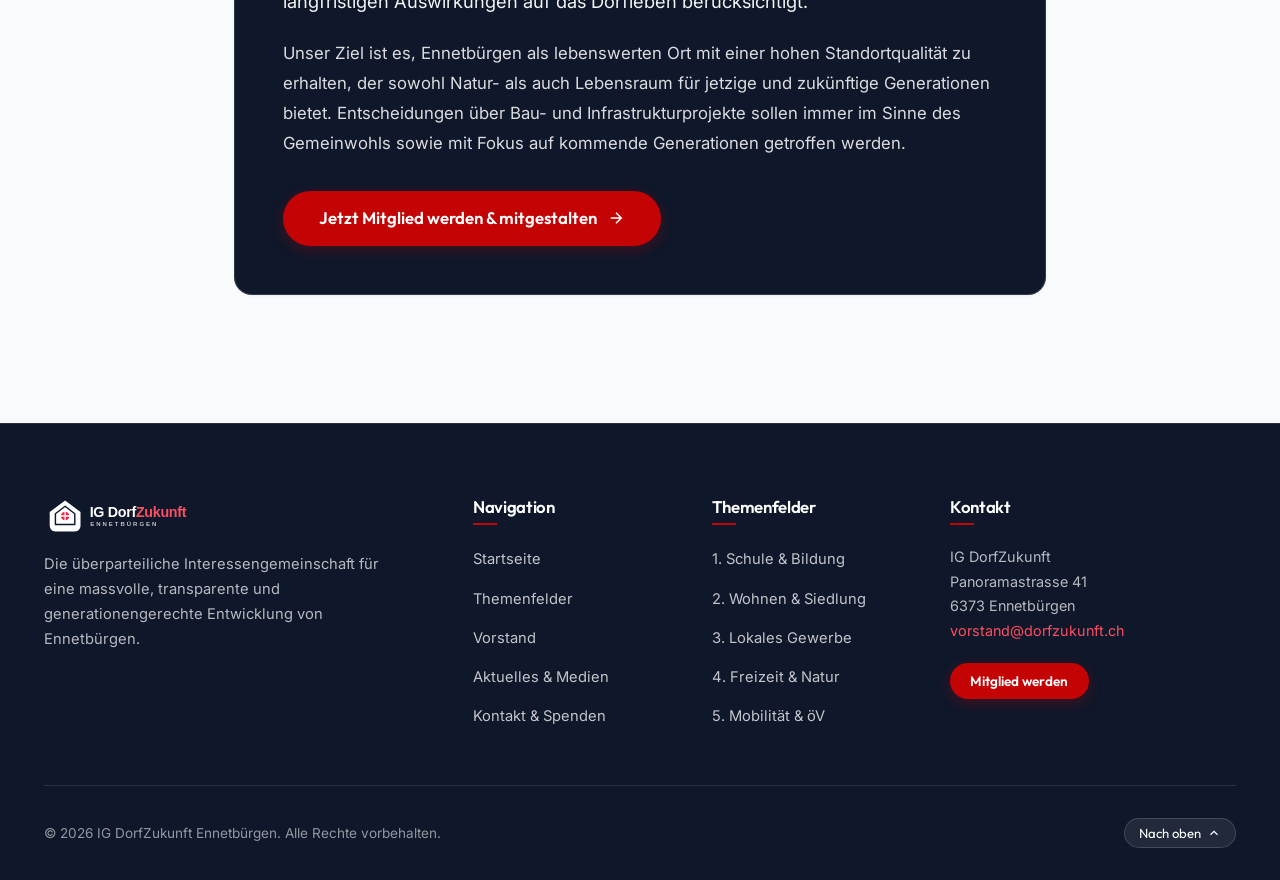
<file: themenfelder.html>
<!DOCTYPE html>
<html lang="de">
<head>
  <meta charset="UTF-8" />
  <meta name="viewport" content="width=device-width, initial-scale=1.0" />
  <title>Themenfelder – IG DorfZukunft Ennetbürgen</title>
  <meta name="description" content="Unsere fünf zentralen Handlungsfelder: Schule, Wohnen, Gewerbe, Natur und Mobilität. Erfahre mehr über die Ziele der IG DorfZukunft für Ennetbürgen." />
  <meta name="theme-color" content="#0F172A" />
  
  <link rel="icon" type="image/svg+xml" href="images/favicon.svg" />
  <link rel="stylesheet" href="css/style.css" />
</head>
<body>

  <!-- Navigation -->
  <nav class="main-nav" aria-label="Hauptnavigation">
    <div class="nav-container">
      <a href="index.html" class="nav-brand" aria-label="IG DorfZukunft Ennetbürgen Startseite">
        <img src="images/logo-white.svg" alt="IG DorfZukunft Ennetbürgen" class="nav-logo-img nav-logo-white" width="220" height="45" />
        <img src="images/logo.svg" alt="IG DorfZukunft Ennetbürgen" class="nav-logo-img nav-logo-dark" width="220" height="45" />
      </a>

      <ul class="nav-links">
        <li><a href="index.html" class="nav-link">Start</a></li>
        <li><a href="themenfelder.html" class="nav-link active">Themenfelder</a></li>
        <li><a href="vorstand.html" class="nav-link">Vorstand</a></li>
        <li><a href="aktuell.html" class="nav-link">Aktuell</a></li>
        <li><a href="kontakt.html" class="nav-link">Kontakt</a></li>
      </ul>

      <div class="nav-cta">
        <a href="index.html#signup" class="btn btn-primary btn-sm">Mitglied werden</a>
      </div>

      <button class="menu-toggle" aria-label="Menü öffnen" aria-expanded="false">
        <span class="hamburger"></span>
      </button>
    </div>
  </nav>

  <!-- Mobile Menu Overlay -->
  <div class="mobile-menu-overlay" aria-hidden="true">
    <ul class="mobile-nav-links">
      <li><a href="index.html" class="mobile-nav-link">Startseite</a></li>
      <li><a href="themenfelder.html" class="mobile-nav-link active">Themenfelder</a></li>
      <li><a href="vorstand.html" class="mobile-nav-link">Vorstand</a></li>
      <li><a href="aktuell.html" class="mobile-nav-link">Aktuell</a></li>
      <li><a href="kontakt.html" class="mobile-nav-link">Kontakt &amp; Spenden</a></li>
    </ul>
    <div class="mobile-menu-footer">
      <a href="index.html#signup" class="btn btn-primary btn-lg">Jetzt Mitglied werden</a>
    </div>
  </div>

  <!-- Hero Header -->
  <header class="hero hero-page">
    <div class="container">
      <div class="hero-content">
        <div class="hero-badge">Dossier &amp; Positionen</div>
        <h1 class="hero-title">Unsere <span>Themenfelder</span></h1>
        <p class="hero-lead">
          Fünf Kernbereiche für ein lebenswertes, ausgewogenes und finanziell gesundes Ennetbürgen.
        </p>
      </div>
    </div>
  </header>

  <!-- Main Content -->
  <main class="section">
    <div class="container container-narrow">

      <!-- Intro: Bevölkerungsentwicklung und Wachstum -->
      <section class="thema-detail-block" style="border-left: 5px solid #0F172A;">
        <div class="thema-detail-header">
          <div class="thema-detail-icon" style="background: rgba(15, 23, 42, 0.08); color: var(--primary);">
            <svg width="26" height="26" viewBox="0 0 24 24" fill="none" stroke="currentColor" stroke-width="2"><path d="M18 20V10M12 20V4M6 20v-6"/></svg>
          </div>
          <div class="thema-detail-title-group">
            <span class="thema-detail-badge" style="color: var(--primary);">Ausgangslage</span>
            <h2>Bevölkerungsentwicklung und Wachstum</h2>
          </div>
        </div>
        <div class="thema-detail-content">
          <p>
            In den letzten Jahren hat Ennetbürgen ein kontinuierliches Bevölkerungswachstum erlebt. Diese rein quantitative Entwicklung der Bevölkerungszahlen bringt Chancen, aber auch Herausforderungen mit sich.
          </p>
          <p>
            Ein anhaltendes Wachstum kann die vorhandene Infrastruktur überlasten und die Lebensqualität beeinträchtigen, wenn nicht sorgfältig geplant und gesteuert wird. Die IG plädiert daher dafür, die Bevölkerungsentwicklung regelmässig zu überprüfen und kritisch zu hinterfragen, wie mit einem weiteren Wachstum im Sinne des Dorfes umzugehen ist.
          </p>
          <div class="thema-callout-box">
            <h4>Leitsatz der IG DorfZukunft</h4>
            <p>Die langfristige Vision eines lebenswerten Dorfs muss bei allen politischen und planerischen Entscheidungen an erster Stelle stehen.</p>
          </div>
        </div>
      </section>

      <!-- 1. Schule -->
      <section id="schule" class="thema-detail-block">
        <div class="thema-detail-header">
          <div class="thema-detail-icon">
            <svg width="26" height="26" viewBox="0 0 24 24" fill="none" stroke="currentColor" stroke-width="2"><path d="M22 10v6M2 10l10-5 10 5-10 5z"/><path d="M6 12v5c3 3 9 3 12 0v-5"/></svg>
          </div>
          <div class="thema-detail-title-group">
            <span class="thema-detail-badge">Handlungsfeld 01</span>
            <h2>1. Schule</h2>
          </div>
        </div>
        <div class="thema-detail-content">
          <p>
            Das Bildungsangebot ist ein entscheidender Faktor für die Attraktivität eines Dorfes. Die IG fordert eine bedarfsorientierte Schulraumentwicklung, die auf stabile Schülerzahlen setzt, um Investitionen in Ressourcen langfristig finanziell tragbar zu gestalten.
          </p>
          <p>
            Übermässige Kapazitätserweiterungen sind zu vermeiden, da sie bei einem möglichen Rückgang der Schülerzahlen zu langfristigen finanziellen Belastungen der Gemeindefinanzen führen können. Schulstandorte sollen als lebendige Begegnungsorte erhalten und auch für ausserschulische- sowie Vereinsaktivitäten zugänglich gemacht werden.
          </p>
          <p>
            Der Ausbau von Bildungseinrichtungen stellt ebenfalls eine Herausforderung dar, da er hohe Investitionskosten mit sich bringt und die langfristige Tragbarkeit kritisch betrachtet werden muss. Ein überdimensionierter Ausbau kann nicht nur zu finanziellen Problemen führen, sondern auch die ursprüngliche Nutzung der Umgebung verändern.
          </p>
        </div>
      </section>

      <!-- 2. Wohnen -->
      <section id="wohnen" class="thema-detail-block">
        <div class="thema-detail-header">
          <div class="thema-detail-icon">
            <svg width="26" height="26" viewBox="0 0 24 24" fill="none" stroke="currentColor" stroke-width="2"><path d="M3 9l9-7 9 7v11a2 2 0 0 1-2 2H5a2 2 0 0 1-2-2z"/><polyline points="9 22 9 12 15 12 15 22"/></svg>
          </div>
          <div class="thema-detail-title-group">
            <span class="thema-detail-badge">Handlungsfeld 02</span>
            <h2>2. Wohnen</h2>
          </div>
        </div>
        <div class="thema-detail-content">
          <p>
            Eine gesunde Dorfentwicklung erfordert einen ausgewogenen Wohnungsbau. Die IG setzt sich für eine massvolle Wohnraumentwicklung ein, die sich an den tatsächlichen Bedürfnissen der Bevölkerung orientiert und keinen übermässigen Zuzug anzieht.
          </p>
          <p>
            Bezahlbarer Wohnraum für Familien und Einheimische muss erhalten und gefördert werden. Dabei ist der Fokus auf verdichtetes Bauen zu legen, um den Landverbrauch zu minimieren und die natürlichen Ressourcen zu schonen.
          </p>
          <p>
            Ein weiteres Wachstum und damit verbundener Infrastrukturausbau, wie neue Wohnquartiere und Erschliessungsstrassen erzeugen mehr Druck auf die Hauptverkehrsachsen, erfordern hohe Investitionen, die langfristig durch die Dorfgemeinschaft getragen werden müssen. Ein unkontrollierter Ausbau kann zudem zur Zersiedelung führen.
          </p>
        </div>
      </section>

      <!-- 3. Gewerbe -->
      <section id="gewerbe" class="thema-detail-block">
        <div class="thema-detail-header">
          <div class="thema-detail-icon">
            <svg width="26" height="26" viewBox="0 0 24 24" fill="none" stroke="currentColor" stroke-width="2"><rect x="2" y="7" width="20" height="14" rx="2" ry="2"/><path d="M16 21V5a2 2 0 0 0-2-2h-4a2 2 0 0 0-2 2v16"/></svg>
          </div>
          <div class="thema-detail-title-group">
            <span class="thema-detail-badge">Handlungsfeld 03</span>
            <h2>3. Gewerbe</h2>
          </div>
        </div>
        <div class="thema-detail-content">
          <p>
            Lokale Gewerbebetriebe sind eine wichtige Säule für Ennetbürgen. Die IG befürwortet die Förderung des ortsansässigen Gewerbes und spricht sich gegen grossflächige Ansiedlungen externer Unternehmen aus, die zu einer Abnahme der lokalen Identität führen könnten.
          </p>
          <p>
            Kleinbetriebe und handwerkliche Unternehmen, die das Dorfleben bereichern und zur Nahversorgung beitragen, sollen bevorzugt gefördert werden. Der Ausbau von Gewerbeflächen im Siedlungsbereich muss jedoch genau abgewogen werden, da er neue Verkehrsströme erzeugt und eine Anpassung der Verkehrsinfrastruktur erforderlich macht.
          </p>
          <p>
            Die Entwicklung ist daher überregional zu betrachten und soll sich an der kantonalen Raumplanung orientieren.
          </p>
        </div>
      </section>

      <!-- 4. Freizeit, Natur und Umwelt -->
      <section id="natur" class="thema-detail-block">
        <div class="thema-detail-header">
          <div class="thema-detail-icon">
            <svg width="26" height="26" viewBox="0 0 24 24" fill="none" stroke="currentColor" stroke-width="2"><path d="M12 22s8-4 8-10V5l-8-3-8 3v7c0 6 8 10 8 10z"/></svg>
          </div>
          <div class="thema-detail-title-group">
            <span class="thema-detail-badge">Handlungsfeld 04</span>
            <h2>4. Freizeit, Natur und Umwelt</h2>
          </div>
        </div>
        <div class="thema-detail-content">
          <p>
            Freizeitangebote und eine intakte Natur sind zentrale Bestandteile eines lebenswerten Dorfes. Die IG Ennetbürgen fordert, bestehende Sport- und Freizeitmöglichkeiten zu stärken und bedarfsgerecht weiterzuentwickeln, ohne die natürliche Landschaft zu beeinträchtigen. Die Förderung von Vereinen und gemeinnützigen Organisationen, die das soziale Leben bereichern, soll eine hohe Priorität haben.
          </p>
          <p>
            Gleichzeitig setzt sich die IG für den Schutz und die Bewahrung der natürlichen Umgebung ein. Grünflächen, Wälder und Naherholungsgebiete müssen erhalten bleiben und nachhaltig genutzt werden.
          </p>
          <p>
            Ein wachsendes Dorf erfordert mehr Infrastruktur, was zusätzlichen Druck auf die natürlichen Lebensräume ausübt. Strassen, Versorgungsleitungen und Entwässerungssysteme müssen ausgebaut werden, was oft mit Eingriffen in die Natur verbunden ist. Die IG fordert daher, dass solche Massnahmen sorgfältig abgewogen werden, um sicherzustellen, dass der Charakter von Ennetbürgen und seine natürlichen Ressourcen erhalten bleiben.
          </p>
        </div>
      </section>

      <!-- 5. Mobilität -->
      <section id="mobilitaet" class="thema-detail-block">
        <div class="thema-detail-header">
          <div class="thema-detail-icon">
            <svg width="26" height="26" viewBox="0 0 24 24" fill="none" stroke="currentColor" stroke-width="2"><rect x="3" y="11" width="18" height="11" rx="2" ry="2"/><path d="M7 11V7a5 5 0 0 1 10 0v4"/><circle cx="12" cy="16" r="1"/></svg>
          </div>
          <div class="thema-detail-title-group">
            <span class="thema-detail-badge">Handlungsfeld 05</span>
            <h2>5. Mobilität</h2>
          </div>
        </div>
        <div class="thema-detail-content">
          <p>
            Eine zeitgemässe Mobilitätsplanung ist entscheidend, um den Verkehr in Ennetbürgen zu lenken. Die IG plädiert für den Ausbau von öffentlichen Verkehrsmitteln und die Förderung des Fuss- und Radverkehrs. Auch sollen Ideen zum Umstieg vom MIV auf den öV gefördert werden sowie attraktivere Angebote für Pendler geschaffen werden.
          </p>
          <p>
            Massnahmen zur Verkehrsberuhigung im Dorfzentrum und der Erhalt von sicheren Schulwegen stehen ebenfalls im Fokus. Grossangelegte Strassenbauprojekte, die zusätzlichen Verkehr anziehen könnten, sind kritisch zu hinterfragen.
          </p>
          <p>
            Der Ausbau der Verkehrsinfrastruktur stellt nicht nur eine finanzielle, sondern auch eine ökologische Herausforderung dar. Neue Strassen oder Parkplätze können den Landverbrauch erhöhen und das Dorfklima beeinträchtigen. Daher ist ein sorgsamer Umgang mit der Verkehrsplanung erforderlich, um den Charakter von Ennetbürgen zu bewahren.
          </p>
        </div>
      </section>

      <!-- Schlussfolgerung -->
      <section class="thema-detail-block" style="background: var(--primary); color: #FFFFFF; border-color: rgba(255,255,255,0.15);">
        <div class="thema-detail-header" style="border-bottom-color: rgba(255,255,255,0.15);">
          <div class="thema-detail-icon" style="background: rgba(255,255,255,0.15); color: #FFFFFF;">
            <svg width="26" height="26" viewBox="0 0 24 24" fill="none" stroke="currentColor" stroke-width="2"><polyline points="20 6 9 17 4 12"/></svg>
          </div>
          <div class="thema-detail-title-group">
            <span class="thema-detail-badge" style="color: #FF4D61;">Fazit</span>
            <h2 style="color: #FFFFFF;">Schlussfolgerung: Für ein lebenswertes Ennetbürgen</h2>
          </div>
        </div>
        <div class="thema-detail-content">
          <p style="color: rgba(255,255,255,0.95); font-size: 1.15rem; line-height: 1.8;">
            Die IG Ennetbürgen setzt sich für eine nachhaltige Dorfentwicklung ein, die nicht ein einseitiges quantitatives Wachstum um jeden Preis verfolgt, sondern die langfristigen Auswirkungen auf das Dorfleben berücksichtigt.
          </p>
          <p style="color: rgba(255,255,255,0.85); font-size: 1.05rem; line-height: 1.8;">
            Unser Ziel ist es, Ennetbürgen als lebenswerten Ort mit einer hohen Standortqualität zu erhalten, der sowohl Natur- als auch Lebensraum für jetzige und zukünftige Generationen bietet. Entscheidungen über Bau- und Infrastrukturprojekte sollen immer im Sinne des Gemeinwohls sowie mit Fokus auf kommende Generationen getroffen werden.
          </p>
          <div style="margin-top: 2rem;">
            <a href="index.html#signup" class="btn btn-primary btn-lg">
              <span>Jetzt Mitglied werden &amp; mitgestalten</span>
              <svg width="18" height="18" viewBox="0 0 24 24" fill="none" stroke="currentColor" stroke-width="2"><path d="M5 12h14M12 5l7 7-7 7"/></svg>
            </a>
          </div>
        </div>
      </section>

    </div>
  </main>

  <!-- Footer -->
  <footer class="site-footer">
    <div class="container">
      <div class="footer-grid">
        <div class="footer-brand">
          <img src="images/logo-white.svg" alt="IG DorfZukunft Ennetbürgen" width="220" height="45" style="height: 40px; width: auto;" />
          <p>
            Die überparteiliche Interessengemeinschaft für eine massvolle, transparente und generationengerechte Entwicklung von Ennetbürgen.
          </p>
        </div>

        <div class="footer-col">
          <h4>Navigation</h4>
          <ul class="footer-links">
            <li><a href="index.html">Startseite</a></li>
            <li><a href="themenfelder.html">Themenfelder</a></li>
            <li><a href="vorstand.html">Vorstand</a></li>
            <li><a href="aktuell.html">Aktuelles &amp; Medien</a></li>
            <li><a href="kontakt.html">Kontakt &amp; Spenden</a></li>
          </ul>
        </div>

        <div class="footer-col">
          <h4>Themenfelder</h4>
          <ul class="footer-links">
            <li><a href="#schule">1. Schule &amp; Bildung</a></li>
            <li><a href="#wohnen">2. Wohnen &amp; Siedlung</a></li>
            <li><a href="#gewerbe">3. Lokales Gewerbe</a></li>
            <li><a href="#natur">4. Freizeit &amp; Natur</a></li>
            <li><a href="#mobilitaet">5. Mobilität &amp; öV</a></li>
          </ul>
        </div>

        <div class="footer-col">
          <h4>Kontakt</h4>
          <p style="font-size: 0.9rem; color: rgba(255,255,255,0.7); margin-bottom: 0.75rem;">
            IG DorfZukunft<br>
            Panoramastrasse 41<br>
            6373 Ennetbürgen<br>
            <a href="mailto:vorstand@dorfzukunft.ch" style="color: #FF4D61;">vorstand@dorfzukunft.ch</a>
          </p>
          <a href="index.html#signup" class="btn btn-primary btn-sm" style="margin-top: 0.5rem;">Mitglied werden</a>
        </div>
      </div>

      <div class="footer-bottom">
        <div>&copy; 2026 IG DorfZukunft Ennetbürgen. Alle Rechte vorbehalten.</div>
        <button type="button" class="back-to-top" aria-label="Nach oben scrollen">
          <span>Nach oben</span>
          <svg width="14" height="14" viewBox="0 0 24 24" fill="none" stroke="currentColor" stroke-width="2"><polyline points="18 15 12 9 6 15"/></svg>
        </button>
      </div>
    </div>
  </footer>

  <script src="js/main.js"></script>
</body>
</html>
</file>
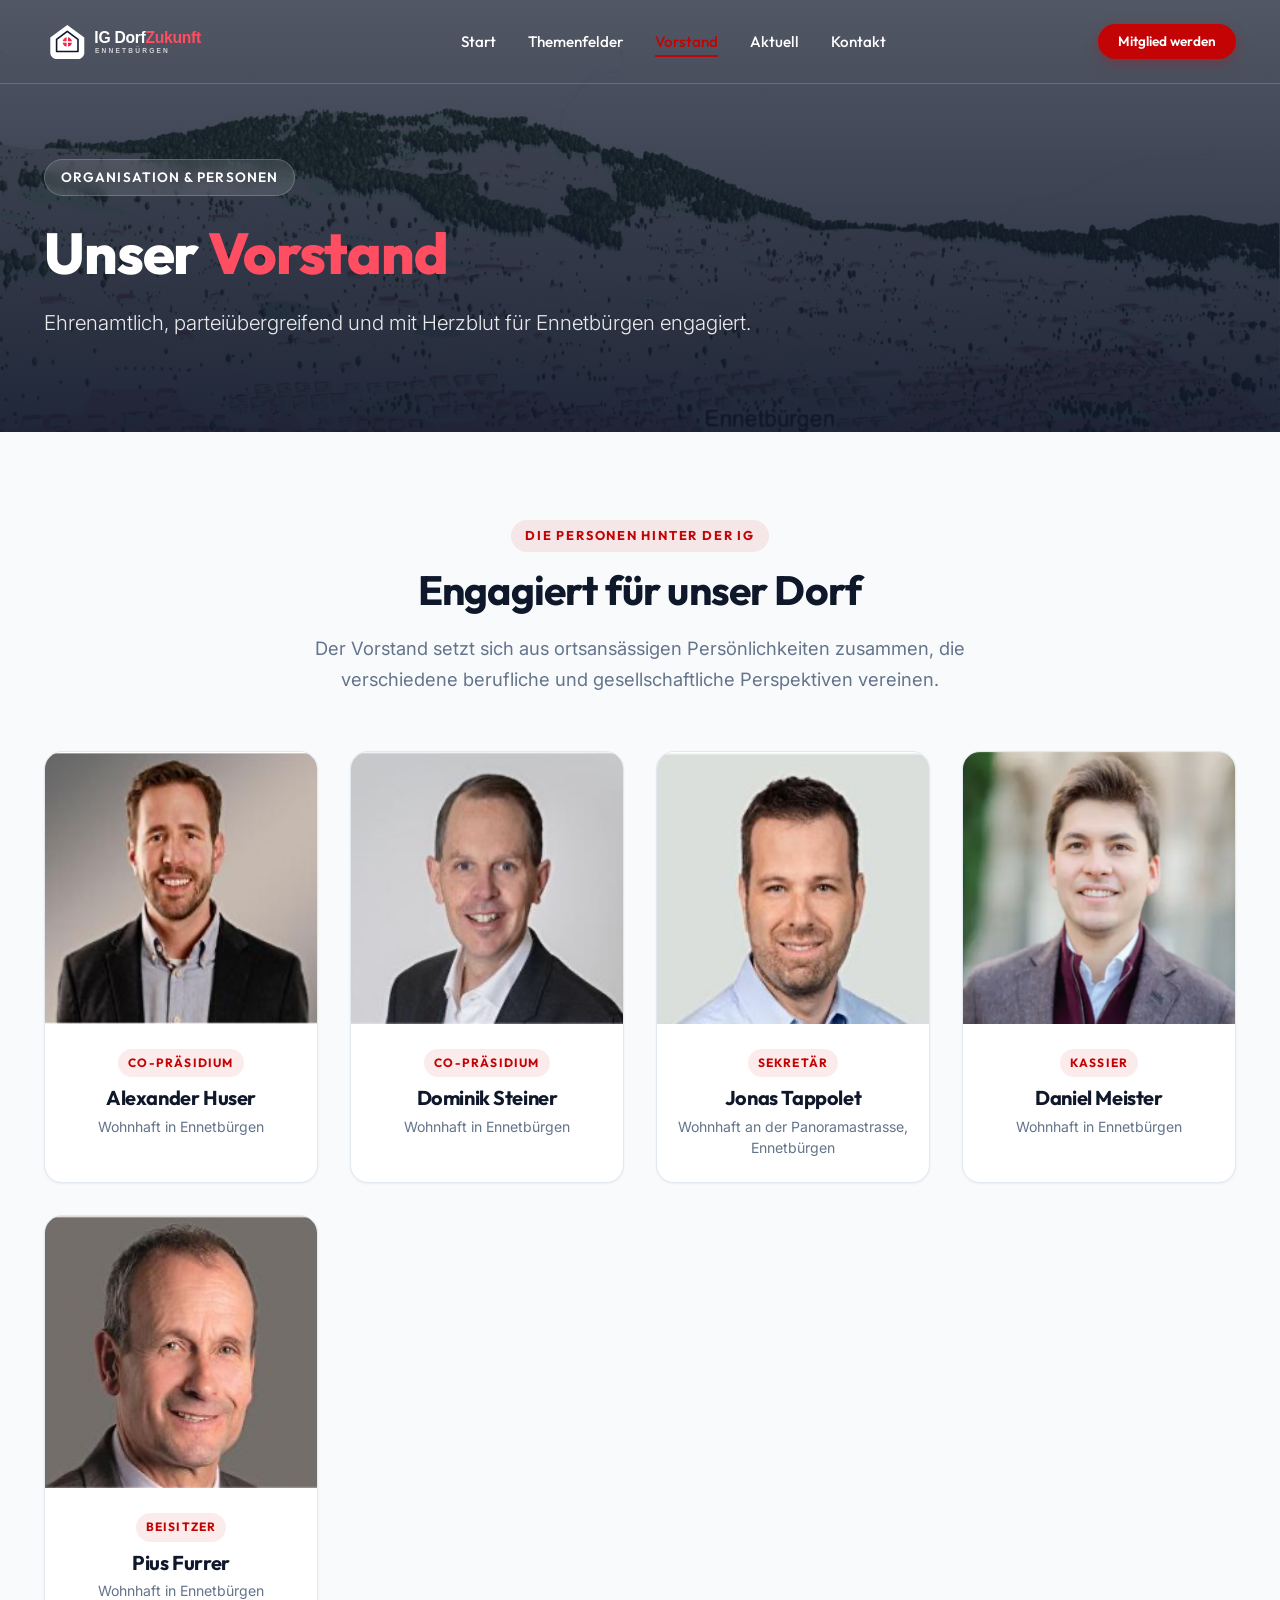
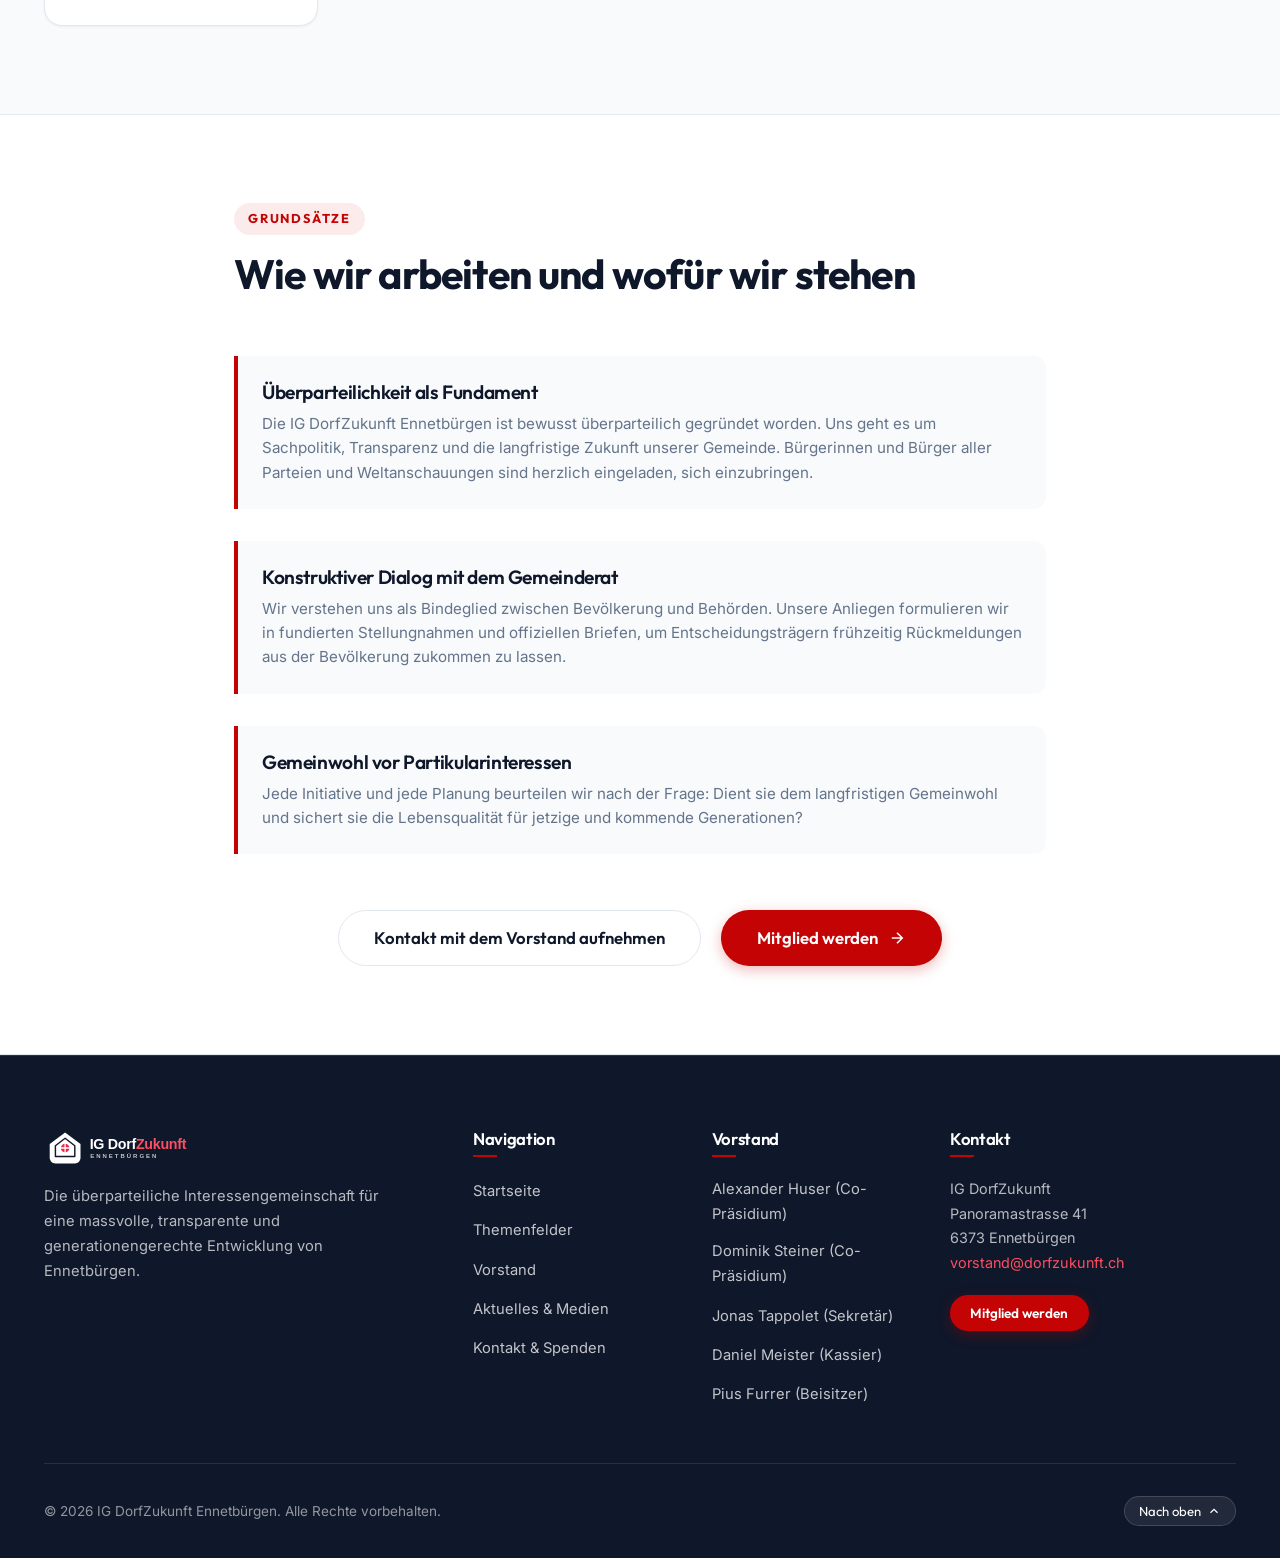
<file: vorstand.html>
<!DOCTYPE html>
<html lang="de">
<head>
  <meta charset="UTF-8" />
  <meta name="viewport" content="width=device-width, initial-scale=1.0" />
  <title>Vorstand – IG DorfZukunft Ennetbürgen</title>
  <meta name="description" content="Lerne den Vorstand der IG DorfZukunft Ennetbürgen kennen: Alexander Huser, Dominik Steiner, Jonas Tappolet, Daniel Meister und Pius Furrer." />
  <meta name="theme-color" content="#0F172A" />
  
  <link rel="icon" type="image/svg+xml" href="images/favicon.svg" />
  <link rel="stylesheet" href="css/style.css" />
</head>
<body>

  <!-- Navigation -->
  <nav class="main-nav" aria-label="Hauptnavigation">
    <div class="nav-container">
      <a href="index.html" class="nav-brand" aria-label="IG DorfZukunft Ennetbürgen Startseite">
        <img src="images/logo-white.svg" alt="IG DorfZukunft Ennetbürgen" class="nav-logo-img nav-logo-white" width="220" height="45" />
        <img src="images/logo.svg" alt="IG DorfZukunft Ennetbürgen" class="nav-logo-img nav-logo-dark" width="220" height="45" />
      </a>

      <ul class="nav-links">
        <li><a href="index.html" class="nav-link">Start</a></li>
        <li><a href="themenfelder.html" class="nav-link">Themenfelder</a></li>
        <li><a href="vorstand.html" class="nav-link active">Vorstand</a></li>
        <li><a href="aktuell.html" class="nav-link">Aktuell</a></li>
        <li><a href="kontakt.html" class="nav-link">Kontakt</a></li>
      </ul>

      <div class="nav-cta">
        <a href="index.html#signup" class="btn btn-primary btn-sm">Mitglied werden</a>
      </div>

      <button class="menu-toggle" aria-label="Menü öffnen" aria-expanded="false">
        <span class="hamburger"></span>
      </button>
    </div>
  </nav>

  <!-- Mobile Menu Overlay -->
  <div class="mobile-menu-overlay" aria-hidden="true">
    <ul class="mobile-nav-links">
      <li><a href="index.html" class="mobile-nav-link">Startseite</a></li>
      <li><a href="themenfelder.html" class="mobile-nav-link">Themenfelder</a></li>
      <li><a href="vorstand.html" class="mobile-nav-link active">Vorstand</a></li>
      <li><a href="aktuell.html" class="mobile-nav-link">Aktuell</a></li>
      <li><a href="kontakt.html" class="mobile-nav-link">Kontakt &amp; Spenden</a></li>
    </ul>
    <div class="mobile-menu-footer">
      <a href="index.html#signup" class="btn btn-primary btn-lg">Jetzt Mitglied werden</a>
    </div>
  </div>

  <!-- Hero Header -->
  <header class="hero hero-page">
    <div class="container">
      <div class="hero-content">
        <div class="hero-badge">Organisation &amp; Personen</div>
        <h1 class="hero-title">Unser <span>Vorstand</span></h1>
        <p class="hero-lead">
          Ehrenamtlich, parteiübergreifend und mit Herzblut für Ennetbürgen engagiert.
        </p>
      </div>
    </div>
  </header>

  <!-- Board Members Grid -->
  <main class="section">
    <div class="container">
      <div class="section-header">
        <span class="eyebrow">DIE PERSONEN HINTER DER IG</span>
        <h2>Engagiert für unser Dorf</h2>
        <p class="section-lead">
          Der Vorstand setzt sich aus ortsansässigen Persönlichkeiten zusammen, die verschiedene berufliche und gesellschaftliche Perspektiven vereinen.
        </p>
      </div>

      <div class="vorstand-grid" style="grid-template-columns: repeat(auto-fit, minmax(260px, 1fr));">
        
        <!-- Alexander Huser -->
        <article class="member-card">
          <div class="member-image-wrap">
            <img src="images/alexander-huser.jpg" alt="Alexander Huser – Co-Präsidium IG DorfZukunft" width="217" height="205" />
          </div>
          <div class="member-content">
            <span class="member-role-badge">Co-Präsidium</span>
            <h3 class="member-name">Alexander Huser</h3>
            <p class="member-desc">Wohnhaft in Ennetbürgen</p>
          </div>
        </article>

        <!-- Dominik Steiner -->
        <article class="member-card">
          <div class="member-image-wrap">
            <img src="images/dominik-steiner.jpg" alt="Dominik Steiner – Co-Präsidium IG DorfZukunft" width="221" height="204" />
          </div>
          <div class="member-content">
            <span class="member-role-badge">Co-Präsidium</span>
            <h3 class="member-name">Dominik Steiner</h3>
            <p class="member-desc">Wohnhaft in Ennetbürgen</p>
          </div>
        </article>

        <!-- Jonas Tappolet -->
        <article class="member-card">
          <div class="member-image-wrap">
            <img src="images/jonas-tappolet.jpg" alt="Jonas Tappolet – Sekretär IG DorfZukunft" width="218" height="206" />
          </div>
          <div class="member-content">
            <span class="member-role-badge">Sekretär</span>
            <h3 class="member-name">Jonas Tappolet</h3>
            <p class="member-desc">Wohnhaft an der Panoramastrasse, Ennetbürgen</p>
          </div>
        </article>

        <!-- Daniel Meister -->
        <article class="member-card">
          <div class="member-image-wrap">
            <img src="images/daniel-meister.png" alt="Daniel Meister – Kassier IG DorfZukunft" width="220" height="205" />
          </div>
          <div class="member-content">
            <span class="member-role-badge">Kassier</span>
            <h3 class="member-name">Daniel Meister</h3>
            <p class="member-desc">Wohnhaft in Ennetbürgen</p>
          </div>
        </article>

        <!-- Pius Furrer -->
        <article class="member-card">
          <div class="member-image-wrap">
            <img src="images/pius-furrer.jpg" alt="Pius Furrer – Beisitzer IG DorfZukunft" width="222" height="205" />
          </div>
          <div class="member-content">
            <span class="member-role-badge">Beisitzer</span>
            <h3 class="member-name">Pius Furrer</h3>
            <p class="member-desc">Wohnhaft in Ennetbürgen</p>
          </div>
        </article>

      </div>
    </div>
  </main>

  <!-- Principles & Values Section -->
  <section class="section section-alt">
    <div class="container container-narrow">
      <div class="section-header text-left">
        <span class="eyebrow">GRUNDSÄTZE</span>
        <h2>Wie wir arbeiten und wofür wir stehen</h2>
      </div>

      <div class="thema-callout-box" style="margin-bottom: 2rem;">
        <h4>Überparteilichkeit als Fundament</h4>
        <p>
          Die IG DorfZukunft Ennetbürgen ist bewusst überparteilich gegründet worden. Uns geht es um Sachpolitik, Transparenz und die langfristige Zukunft unserer Gemeinde. Bürgerinnen und Bürger aller Parteien und Weltanschauungen sind herzlich eingeladen, sich einzubringen.
        </p>
      </div>

      <div class="thema-callout-box" style="margin-bottom: 2rem;">
        <h4>Konstruktiver Dialog mit dem Gemeinderat</h4>
        <p>
          Wir verstehen uns als Bindeglied zwischen Bevölkerung und Behörden. Unsere Anliegen formulieren wir in fundierten Stellungnahmen und offiziellen Briefen, um Entscheidungsträgern frühzeitig Rückmeldungen aus der Bevölkerung zukommen zu lassen.
        </p>
      </div>

      <div class="thema-callout-box">
        <h4>Gemeinwohl vor Partikularinteressen</h4>
        <p>
          Jede Initiative und jede Planung beurteilen wir nach der Frage: Dient sie dem langfristigen Gemeinwohl und sichert sie die Lebensqualität für jetzige und kommende Generationen?
        </p>
      </div>

      <div style="text-align: center; margin-top: 3.5rem;">
        <a href="kontakt.html" class="btn btn-outline btn-lg" style="margin-right: 1rem;">
          <span>Kontakt mit dem Vorstand aufnehmen</span>
        </a>
        <a href="index.html#signup" class="btn btn-primary btn-lg">
          <span>Mitglied werden</span>
          <svg width="18" height="18" viewBox="0 0 24 24" fill="none" stroke="currentColor" stroke-width="2"><path d="M5 12h14M12 5l7 7-7 7"/></svg>
        </a>
      </div>
    </div>
  </section>

  <!-- Footer -->
  <footer class="site-footer">
    <div class="container">
      <div class="footer-grid">
        <div class="footer-brand">
          <img src="images/logo-white.svg" alt="IG DorfZukunft Ennetbürgen" width="220" height="45" style="height: 40px; width: auto;" />
          <p>
            Die überparteiliche Interessengemeinschaft für eine massvolle, transparente und generationengerechte Entwicklung von Ennetbürgen.
          </p>
        </div>

        <div class="footer-col">
          <h4>Navigation</h4>
          <ul class="footer-links">
            <li><a href="index.html">Startseite</a></li>
            <li><a href="themenfelder.html">Themenfelder</a></li>
            <li><a href="vorstand.html">Vorstand</a></li>
            <li><a href="aktuell.html">Aktuelles &amp; Medien</a></li>
            <li><a href="kontakt.html">Kontakt &amp; Spenden</a></li>
          </ul>
        </div>

        <div class="footer-col">
          <h4>Vorstand</h4>
          <ul class="footer-links">
            <li><a href="#members">Alexander Huser (Co-Präsidium)</a></li>
            <li><a href="#members">Dominik Steiner (Co-Präsidium)</a></li>
            <li><a href="#members">Jonas Tappolet (Sekretär)</a></li>
            <li><a href="#members">Daniel Meister (Kassier)</a></li>
            <li><a href="#members">Pius Furrer (Beisitzer)</a></li>
          </ul>
        </div>

        <div class="footer-col">
          <h4>Kontakt</h4>
          <p style="font-size: 0.9rem; color: rgba(255,255,255,0.7); margin-bottom: 0.75rem;">
            IG DorfZukunft<br>
            Panoramastrasse 41<br>
            6373 Ennetbürgen<br>
            <a href="mailto:vorstand@dorfzukunft.ch" style="color: #FF4D61;">vorstand@dorfzukunft.ch</a>
          </p>
          <a href="index.html#signup" class="btn btn-primary btn-sm" style="margin-top: 0.5rem;">Mitglied werden</a>
        </div>
      </div>

      <div class="footer-bottom">
        <div>&copy; 2026 IG DorfZukunft Ennetbürgen. Alle Rechte vorbehalten.</div>
        <button type="button" class="back-to-top" aria-label="Nach oben scrollen">
          <span>Nach oben</span>
          <svg width="14" height="14" viewBox="0 0 24 24" fill="none" stroke="currentColor" stroke-width="2"><polyline points="18 15 12 9 6 15"/></svg>
        </button>
      </div>
    </div>
  </footer>

  <script src="js/main.js"></script>
</body>
</html>
</file>
<file: css/style.css>
/* ==========================================================================
   IG DORFZUKUNFT ENNETBÜRGEN
   Design System: Swiss Modernist Architecture inspired by daniel-meister.com
   ========================================================================== */

@import url('https://fonts.googleapis.com/css2?family=Inter:wght@300;400;500;600;700&family=Outfit:wght@400;500;600;700;800;900&display=swap');

@font-face {
  font-family: 'Garet';
  src: url('../fonts/Garet-Book.ttf') format('truetype');
  font-weight: normal;
  font-style: normal;
  font-display: swap;
}

@font-face {
  font-family: 'FelizEnVista';
  src: url('../fonts/FontsFree-Net-hv-feliz-en-vista-regular-2.ttf') format('truetype');
  font-weight: normal;
  font-style: normal;
  font-display: swap;
}

:root {
  /* Colors */
  --primary: #0F172A;          /* Deep Swiss Slate */
  --primary-light: #1E293B;
  --primary-dark: #020617;
  --secondary: #FFFFFF;
  --accent: #C40305;           /* Authentic Swiss Red */
  --accent-hover: #9F0204;
  --accent-soft: rgba(196, 3, 5, 0.08);
  --accent-soft-hover: rgba(196, 3, 5, 0.15);
  --teal: #0BB4AA;             /* Alpine Lake Accent */
  --teal-soft: rgba(11, 180, 170, 0.1);
  --text-main: #334155;
  --text-dark: #0F172A;
  --text-muted: #64748B;
  --text-light: #94A3B8;
  --bg-color: #F8FAFC;
  --bg-card: #FFFFFF;
  --bg-card-alt: #F1F5F9;
  --border: #E2E8F0;
  --border-subtle: #F1F5F9;
  --border-dark: rgba(255, 255, 255, 0.15);

  /* Fonts */
  --font-display: 'Outfit', 'FelizEnVista', sans-serif;
  --font-main: 'Inter', 'Garet', -apple-system, BlinkMacSystemFont, 'Segoe UI', Roboto, sans-serif;

  /* Spacing & Sizes */
  --container-max: 1240px;
  --nav-height: 84px;
  --nav-height-scrolled: 68px;
  --radius-sm: 6px;
  --radius-md: 12px;
  --radius-lg: 18px;
  --radius-full: 9999px;

  /* Shadows */
  --shadow-sm: 0 1px 3px rgba(0, 0, 0, 0.04), 0 1px 2px rgba(0, 0, 0, 0.02);
  --shadow-md: 0 4px 6px -1px rgba(0, 0, 0, 0.05), 0 2px 4px -1px rgba(0, 0, 0, 0.03);
  --shadow-lg: 0 10px 20px -3px rgba(0, 0, 0, 0.07), 0 4px 6px -2px rgba(0, 0, 0, 0.03);
  --shadow-xl: 0 20px 25px -5px rgba(15, 23, 42, 0.08), 0 10px 10px -5px rgba(15, 23, 42, 0.03);
  --shadow-glow: 0 0 25px rgba(196, 3, 5, 0.25);
}

/* Base Reset */
*, *::before, *::after {
  box-sizing: border-box;
  margin: 0;
  padding: 0;
}

html {
  font-size: 16px;
  scroll-behavior: smooth;
  scroll-padding-top: 80px;
  -webkit-text-size-adjust: 100%;
}

body {
  font-family: var(--font-main);
  background-color: var(--bg-color);
  color: var(--text-main);
  line-height: 1.7;
  font-weight: 400;
  -webkit-font-smoothing: antialiased;
  -moz-osx-font-smoothing: grayscale;
  overflow-x: hidden;
}

body.no-scroll {
  overflow: hidden;
}

/* Typography */
h1, h2, h3, h4, h5, h6 {
  font-family: var(--font-display);
  color: var(--text-dark);
  font-weight: 700;
  line-height: 1.25;
  letter-spacing: -0.02em;
}

h1 { font-size: clamp(2.2rem, 4.5vw, 3.8rem); font-weight: 800; }
h2 { font-size: clamp(1.8rem, 3.2vw, 2.6rem); font-weight: 700; }
h3 { font-size: clamp(1.3rem, 2.2vw, 1.75rem); font-weight: 700; }
h4 { font-size: 1.2rem; font-weight: 600; }
h5 { font-size: 1.05rem; font-weight: 600; }

p {
  margin-bottom: 1.25rem;
  color: var(--text-main);
}

p:last-child {
  margin-bottom: 0;
}

a {
  color: inherit;
  text-decoration: none;
  transition: color 0.25s ease, border-color 0.25s ease, background 0.25s ease;
}

img {
  max-width: 100%;
  height: auto;
  display: block;
}

/* Layout Container */
.container {
  width: 100%;
  max-width: var(--container-max);
  margin: 0 auto;
  padding: 0 1.5rem;
}

.container-narrow {
  max-width: 860px;
}

/* Section Wrapper */
.section {
  padding: 5.5rem 0;
  position: relative;
}

.section-alt {
  background-color: var(--bg-card);
  border-top: 1px solid var(--border);
  border-bottom: 1px solid var(--border);
}

.section-dark {
  background-color: var(--primary);
  color: #FFFFFF;
}

.section-dark h1,
.section-dark h2,
.section-dark h3,
.section-dark h4 {
  color: #FFFFFF;
}

.section-dark p {
  color: rgba(255, 255, 255, 0.85);
}

/* Section Header */
.section-header {
  margin-bottom: 3.5rem;
  text-align: center;
}

.section-header.text-left {
  text-align: left;
}

.eyebrow {
  display: inline-flex;
  align-items: center;
  gap: 8px;
  font-family: var(--font-display);
  font-size: 0.8rem;
  font-weight: 700;
  letter-spacing: 0.14em;
  text-transform: uppercase;
  color: var(--accent);
  margin-bottom: 0.85rem;
  background: var(--accent-soft);
  padding: 5px 14px;
  border-radius: var(--radius-full);
}

.eyebrow-teal {
  color: var(--teal);
  background: var(--teal-soft);
}

.eyebrow-dark {
  color: #FFFFFF;
  background: rgba(255, 255, 255, 0.12);
}

.section-lead {
  font-size: 1.15rem;
  color: var(--text-muted);
  max-width: 720px;
  margin: 1rem auto 0;
  line-height: 1.7;
}

.section-header.text-left .section-lead {
  margin-left: 0;
}

/* Buttons */
.btn {
  display: inline-flex;
  align-items: center;
  justify-content: center;
  gap: 10px;
  padding: 0.85rem 1.85rem;
  font-family: var(--font-display);
  font-size: 0.95rem;
  font-weight: 600;
  border-radius: var(--radius-full);
  cursor: pointer;
  transition: all 0.25s cubic-bezier(0.16, 1, 0.3, 1);
  text-align: center;
  border: 1px solid transparent;
  line-height: 1.2;
}

.btn-primary {
  background-color: var(--accent);
  color: #FFFFFF !important;
  box-shadow: 0 4px 14px rgba(196, 3, 5, 0.28);
}

.btn-primary:hover {
  background-color: var(--accent-hover);
  transform: translateY(-2px);
  box-shadow: 0 6px 20px rgba(196, 3, 5, 0.36);
}

.btn-secondary {
  background-color: transparent;
  color: #FFFFFF !important;
  border-color: rgba(255, 255, 255, 0.4);
  backdrop-filter: blur(8px);
  -webkit-backdrop-filter: blur(8px);
}

.btn-secondary:hover {
  background-color: rgba(255, 255, 255, 0.12);
  border-color: #FFFFFF;
  transform: translateY(-2px);
}

.btn-outline {
  background-color: transparent;
  color: var(--primary) !important;
  border-color: var(--border);
}

.btn-outline:hover {
  border-color: var(--primary);
  background-color: var(--primary);
  color: #FFFFFF !important;
  transform: translateY(-2px);
}

.btn-sm {
  padding: 0.55rem 1.2rem;
  font-size: 0.85rem;
}

.btn-lg {
  padding: 1.05rem 2.2rem;
  font-size: 1.05rem;
}

/* ==========================================================================
   NAVIGATION
   ========================================================================== */
.main-nav {
  position: fixed;
  top: 0;
  left: 0;
  width: 100%;
  height: var(--nav-height);
  z-index: 1000;
  transition: height 0.35s ease, background 0.35s ease, box-shadow 0.35s ease, border-color 0.35s ease;
  background: transparent;
  border-bottom: 1px solid rgba(255, 255, 255, 0.18);
}

.main-nav.nav-solid {
  background: rgba(255, 255, 255, 0.95);
  border-bottom: 1px solid var(--border);
  box-shadow: 0 4px 20px rgba(15, 23, 42, 0.06);
  backdrop-filter: blur(12px);
  -webkit-backdrop-filter: blur(12px);
}

.main-nav.scrolled {
  height: var(--nav-height-scrolled);
  background: rgba(255, 255, 255, 0.95);
  border-bottom: 1px solid var(--border);
  box-shadow: 0 4px 20px rgba(15, 23, 42, 0.06);
  backdrop-filter: blur(12px);
  -webkit-backdrop-filter: blur(12px);
}

.nav-container {
  width: 100%;
  max-width: var(--container-max);
  height: 100%;
  margin: 0 auto;
  padding: 0 1.5rem;
  display: flex;
  align-items: center;
  justify-content: space-between;
}

.nav-brand {
  display: flex;
  align-items: center;
  gap: 12px;
}

.nav-logo-img {
  height: 44px;
  width: auto;
  transition: transform 0.25s ease;
}

.main-nav.scrolled .nav-logo-img {
  height: 38px;
}

.nav-brand:hover .nav-logo-img {
  transform: scale(1.02);
}

.nav-logo-white {
  display: block;
}

.nav-logo-dark {
  display: none;
}

.main-nav.nav-solid .nav-logo-white,
.main-nav.scrolled .nav-logo-white {
  display: none;
}

.main-nav.nav-solid .nav-logo-dark,
.main-nav.scrolled .nav-logo-dark {
  display: block;
}

.nav-links {
  display: flex;
  align-items: center;
  gap: 2rem;
  list-style: none;
}

.nav-link {
  font-family: var(--font-display);
  font-size: 0.95rem;
  font-weight: 500;
  color: #FFFFFF;
  position: relative;
  padding: 6px 0;
  transition: color 0.25s ease;
}

.main-nav.nav-solid .nav-link,
.main-nav.scrolled .nav-link {
  color: var(--text-dark);
}

.nav-link::after {
  content: '';
  position: absolute;
  bottom: 0;
  left: 0;
  width: 0;
  height: 2px;
  background-color: var(--accent);
  transition: width 0.25s ease;
}

.nav-link:hover::after,
.nav-link.active::after {
  width: 100%;
}

.nav-link:hover,
.nav-link.active {
  color: var(--accent) !important;
}

.nav-cta {
  margin-left: 0.5rem;
}

.menu-toggle {
  display: none;
  background: none;
  border: none;
  cursor: pointer;
  padding: 8px;
  z-index: 1100;
}

.hamburger {
  display: block;
  width: 26px;
  height: 2px;
  background-color: #FFFFFF;
  position: relative;
  transition: background-color 0.3s ease;
}

.main-nav.nav-solid .hamburger,
.main-nav.scrolled .hamburger {
  background-color: var(--primary);
}

.hamburger::before,
.hamburger::after {
  content: '';
  position: absolute;
  left: 0;
  width: 26px;
  height: 2px;
  background-color: inherit;
  transition: transform 0.3s ease;
}

.hamburger::before { top: -8px; }
.hamburger::after { bottom: -8px; }

/* Mobile Menu Open State */
body.menu-open .hamburger {
  background-color: transparent !important;
}

body.menu-open .hamburger::before {
  transform: translateY(8px) rotate(45deg);
  background-color: var(--primary) !important;
}

body.menu-open .hamburger::after {
  transform: translateY(-8px) rotate(-45deg);
  background-color: var(--primary) !important;
}

/* Mobile Menu Overlay */
.mobile-menu-overlay {
  position: fixed;
  inset: 0;
  background: rgba(15, 23, 42, 0.98);
  backdrop-filter: blur(16px);
  -webkit-backdrop-filter: blur(16px);
  z-index: 999;
  display: flex;
  flex-direction: column;
  justify-content: center;
  align-items: center;
  opacity: 0;
  visibility: hidden;
  transition: opacity 0.35s ease, visibility 0.35s ease;
  padding: 2rem;
}

body.menu-open .mobile-menu-overlay {
  opacity: 1;
  visibility: visible;
}

.mobile-nav-links {
  list-style: none;
  display: flex;
  flex-direction: column;
  align-items: center;
  gap: 1.8rem;
  text-align: center;
}

.mobile-nav-link {
  font-family: var(--font-display);
  font-size: 1.6rem;
  font-weight: 700;
  color: #FFFFFF;
  transition: color 0.25s ease;
}

.mobile-nav-link:hover,
.mobile-nav-link.active {
  color: var(--accent);
}

.mobile-menu-footer {
  margin-top: 3rem;
  text-align: center;
}

/* ==========================================================================
   HERO SECTION
   ========================================================================== */
.hero {
  position: relative;
  min-height: 92vh;
  display: flex;
  align-items: center;
  background-color: var(--primary);
  background-image: linear-gradient(180deg, rgba(15, 23, 42, 0.65) 0%, rgba(15, 23, 42, 0.88) 100%), url('../images/hero-ennetbuergen.jpg');
  background-size: cover;
  background-position: center center;
  background-repeat: no-repeat;
  color: #FFFFFF;
  padding-top: calc(var(--nav-height) + 2rem);
  padding-bottom: 5rem;
}

.hero-page {
  min-height: 48vh;
  padding-top: calc(var(--nav-height) + 3rem);
  padding-bottom: 4rem;
  background-image: linear-gradient(180deg, rgba(15, 23, 42, 0.72) 0%, rgba(15, 23, 42, 0.92) 100%), url('../images/bg-ennetbuergen.jpg');
}

.hero-content {
  max-width: 920px;
}

.hero-badge {
  display: inline-flex;
  align-items: center;
  gap: 8px;
  background: rgba(255, 255, 255, 0.12);
  border: 1px solid rgba(255, 255, 255, 0.2);
  backdrop-filter: blur(8px);
  -webkit-backdrop-filter: blur(8px);
  padding: 6px 16px;
  border-radius: var(--radius-full);
  font-family: var(--font-display);
  font-size: 0.85rem;
  font-weight: 600;
  letter-spacing: 0.08em;
  text-transform: uppercase;
  color: #FFFFFF;
  margin-bottom: 1.5rem;
}

.hero-badge-dot {
  width: 8px;
  height: 8px;
  background-color: #10B981;
  border-radius: 50%;
  box-shadow: 0 0 10px #10B981;
}

.hero-title {
  color: #FFFFFF;
  margin-bottom: 1.25rem;
  line-height: 1.15;
}

.hero-title span {
  color: #FF4D61;
}

.hero-lead {
  font-size: clamp(1.05rem, 1.8vw, 1.28rem);
  line-height: 1.7;
  color: rgba(255, 255, 255, 0.9);
  margin-bottom: 2.25rem;
  font-weight: 300;
  max-width: 820px;
}

.hero-actions {
  display: flex;
  align-items: center;
  flex-wrap: wrap;
  gap: 1rem;
}

/* ==========================================================================
   MISSION / INTRO STATEMENT
   ========================================================================== */
.mission-card {
  background: var(--bg-card);
  border: 1px solid var(--border);
  border-radius: var(--radius-lg);
  padding: 3rem 2.5rem;
  box-shadow: var(--shadow-xl);
  margin-top: -3.5rem;
  position: relative;
  z-index: 10;
}

.mission-grid {
  display: grid;
  grid-template-columns: 1fr 1fr;
  gap: 3rem;
  align-items: center;
}

.mission-quote {
  font-size: 1.25rem;
  line-height: 1.7;
  color: var(--text-dark);
  font-weight: 500;
  border-left: 4px solid var(--accent);
  padding-left: 1.5rem;
}

.mission-pillars {
  display: grid;
  grid-template-columns: 1fr 1fr;
  gap: 1.5rem;
}

.pillar-item {
  display: flex;
  align-items: flex-start;
  gap: 12px;
}

.pillar-icon {
  width: 36px;
  height: 36px;
  border-radius: var(--radius-md);
  background: var(--accent-soft);
  color: var(--accent);
  display: flex;
  align-items: center;
  justify-content: center;
  flex-shrink: 0;
}

.pillar-item h5 {
  font-size: 0.95rem;
  margin-bottom: 2px;
}

.pillar-item p {
  font-size: 0.85rem;
  color: var(--text-muted);
  line-height: 1.4;
}

/* ==========================================================================
   THEMENFELDER (CARDS & DETAIL)
   ========================================================================== */
.themen-grid {
  display: grid;
  grid-template-columns: repeat(auto-fit, minmax(320px, 1fr));
  gap: 2rem;
}

.thema-card {
  background: var(--bg-card);
  border: 1px solid var(--border);
  border-radius: var(--radius-lg);
  padding: 2.2rem;
  box-shadow: var(--shadow-sm);
  transition: all 0.3s cubic-bezier(0.16, 1, 0.3, 1);
  display: flex;
  flex-direction: column;
  position: relative;
  overflow: hidden;
}

.thema-card:hover {
  transform: translateY(-6px);
  box-shadow: var(--shadow-xl);
  border-color: rgba(196, 3, 5, 0.3);
}

.thema-card::before {
  content: '';
  position: absolute;
  top: 0;
  left: 0;
  right: 0;
  height: 4px;
  background: linear-gradient(90deg, var(--accent) 0%, #FF6475 100%);
  opacity: 0;
  transition: opacity 0.3s ease;
}

.thema-card:hover::before {
  opacity: 1;
}

.thema-header {
  display: flex;
  align-items: center;
  justify-content: space-between;
  margin-bottom: 1.25rem;
}

.thema-icon-wrap {
  width: 52px;
  height: 52px;
  border-radius: var(--radius-md);
  background: var(--accent-soft);
  color: var(--accent);
  display: flex;
  align-items: center;
  justify-content: center;
}

.thema-number {
  font-family: var(--font-display);
  font-size: 0.85rem;
  font-weight: 700;
  color: var(--text-light);
  letter-spacing: 0.05em;
}

.thema-title {
  font-size: 1.45rem;
  margin-bottom: 0.85rem;
}

.thema-excerpt {
  color: var(--text-main);
  font-size: 0.95rem;
  line-height: 1.65;
  margin-bottom: 1.5rem;
  flex-grow: 1;
}

.thema-highlights {
  list-style: none;
  margin-bottom: 1.5rem;
  padding-top: 1rem;
  border-top: 1px dashed var(--border);
}

.thema-highlights li {
  display: flex;
  align-items: center;
  gap: 8px;
  font-size: 0.88rem;
  color: var(--text-muted);
  margin-bottom: 6px;
}

.thema-highlights li svg {
  color: var(--accent);
  flex-shrink: 0;
}

.thema-card-footer {
  margin-top: auto;
}

.link-arrow {
  display: inline-flex;
  align-items: center;
  gap: 6px;
  font-family: var(--font-display);
  font-size: 0.9rem;
  font-weight: 600;
  color: var(--accent);
}

.link-arrow svg {
  transition: transform 0.25s ease;
}

.link-arrow:hover svg {
  transform: translateX(4px);
}

/* Full Themen Deep-Dive Page Sections */
.thema-detail-block {
  background: var(--bg-card);
  border: 1px solid var(--border);
  border-radius: var(--radius-lg);
  padding: 3rem;
  margin-bottom: 2.5rem;
  box-shadow: var(--shadow-sm);
  transition: border-color 0.25s ease;
}

.thema-detail-block:hover {
  border-color: rgba(196, 3, 5, 0.25);
}

.thema-detail-header {
  display: flex;
  align-items: center;
  gap: 1.25rem;
  margin-bottom: 1.5rem;
  padding-bottom: 1.25rem;
  border-bottom: 1px solid var(--border);
}

.thema-detail-icon {
  width: 56px;
  height: 56px;
  border-radius: var(--radius-md);
  background: var(--accent-soft);
  color: var(--accent);
  display: flex;
  align-items: center;
  justify-content: center;
  flex-shrink: 0;
}

.thema-detail-title-group h2 {
  font-size: 1.85rem;
  margin-bottom: 0.25rem;
}

.thema-detail-badge {
  font-family: var(--font-display);
  font-size: 0.75rem;
  font-weight: 700;
  letter-spacing: 0.12em;
  text-transform: uppercase;
  color: var(--accent);
}

.thema-detail-content p {
  font-size: 1.05rem;
  line-height: 1.8;
  color: var(--text-main);
  margin-bottom: 1.25rem;
}

.thema-callout-box {
  background: var(--bg-color);
  border-left: 4px solid var(--accent);
  border-radius: 0 var(--radius-md) var(--radius-md) 0;
  padding: 1.5rem;
  margin: 1.5rem 0;
}

.thema-callout-box h4 {
  color: var(--text-dark);
  margin-bottom: 0.5rem;
}

.thema-callout-box p {
  font-size: 0.95rem;
  line-height: 1.6;
  color: var(--text-muted);
  margin-bottom: 0;
}

/* ==========================================================================
   VORSTAND (BOARD MEMBERS)
   ========================================================================== */
.vorstand-grid {
  display: grid;
  grid-template-columns: repeat(auto-fit, minmax(230px, 1fr));
  gap: 2rem;
}

.member-card {
  background: var(--bg-card);
  border: 1px solid var(--border);
  border-radius: var(--radius-lg);
  overflow: hidden;
  box-shadow: var(--shadow-sm);
  transition: all 0.3s cubic-bezier(0.16, 1, 0.3, 1);
  text-align: center;
}

.member-card:hover {
  transform: translateY(-6px);
  box-shadow: var(--shadow-xl);
}

.member-image-wrap {
  width: 100%;
  aspect-ratio: 1 / 1;
  overflow: hidden;
  position: relative;
  background-color: var(--bg-card-alt);
}

.member-image-wrap img {
  width: 100%;
  height: 100%;
  object-fit: cover;
  object-position: center top;
  transition: transform 0.4s ease;
}

.member-card:hover .member-image-wrap img {
  transform: scale(1.05);
}

.member-content {
  padding: 1.5rem 1.25rem;
}

.member-role-badge {
  display: inline-block;
  font-family: var(--font-display);
  font-size: 0.75rem;
  font-weight: 700;
  letter-spacing: 0.1em;
  text-transform: uppercase;
  color: var(--accent);
  background: var(--accent-soft);
  padding: 4px 10px;
  border-radius: var(--radius-full);
  margin-bottom: 0.5rem;
}

.member-name {
  font-size: 1.25rem;
  margin-bottom: 0.35rem;
}

.member-desc {
  font-size: 0.88rem;
  color: var(--text-muted);
  line-height: 1.5;
}

/* ==========================================================================
   AKTUELL & PUBLIKATIONEN
   ========================================================================== */
.aktuell-grid {
  display: grid;
  grid-template-columns: repeat(auto-fit, minmax(340px, 1fr));
  gap: 2rem;
}

.article-card {
  background: var(--bg-card);
  border: 1px solid var(--border);
  border-radius: var(--radius-lg);
  padding: 2.2rem;
  box-shadow: var(--shadow-sm);
  display: flex;
  flex-direction: column;
  transition: all 0.3s cubic-bezier(0.16, 1, 0.3, 1);
}

.article-card:hover {
  transform: translateY(-5px);
  box-shadow: var(--shadow-xl);
  border-color: rgba(196, 3, 5, 0.3);
}

.article-meta {
  display: flex;
  align-items: center;
  gap: 12px;
  margin-bottom: 1rem;
}

.article-date {
  font-family: var(--font-display);
  font-size: 0.82rem;
  font-weight: 600;
  color: var(--text-muted);
}

.article-tag {
  font-family: var(--font-display);
  font-size: 0.75rem;
  font-weight: 700;
  letter-spacing: 0.08em;
  text-transform: uppercase;
  color: var(--accent);
  background: var(--accent-soft);
  padding: 3px 8px;
  border-radius: var(--radius-sm);
}

.article-title {
  font-size: 1.4rem;
  margin-bottom: 1rem;
  line-height: 1.35;
}

.article-summary {
  color: var(--text-main);
  font-size: 0.95rem;
  line-height: 1.65;
  margin-bottom: 1.75rem;
  flex-grow: 1;
}

.article-footer {
  margin-top: auto;
  display: flex;
  align-items: center;
  justify-content: space-between;
  padding-top: 1rem;
  border-top: 1px solid var(--border);
}

.pdf-download-btn {
  display: inline-flex;
  align-items: center;
  gap: 8px;
  padding: 8px 16px;
  background: #0F172A;
  color: #FFFFFF !important;
  border-radius: var(--radius-sm);
  font-family: var(--font-display);
  font-size: 0.85rem;
  font-weight: 600;
  transition: all 0.25s ease;
}

.pdf-download-btn:hover {
  background: var(--accent);
  transform: translateY(-2px);
}

/* Full Article Page Display */
.post-container {
  max-width: 820px;
  margin: 0 auto;
}

.post-article {
  background: var(--bg-card);
  border: 1px solid var(--border);
  border-radius: var(--radius-lg);
  padding: 3.5rem 3rem;
  box-shadow: var(--shadow-sm);
  margin-bottom: 3rem;
}

.post-header {
  margin-bottom: 2rem;
  padding-bottom: 1.5rem;
  border-bottom: 1px solid var(--border);
}

.post-body p {
  font-size: 1.08rem;
  line-height: 1.8;
  color: var(--text-main);
  margin-bottom: 1.5rem;
}

.post-body a {
  color: var(--accent);
  text-decoration: underline;
  text-underline-offset: 3px;
}

.post-body a:hover {
  color: var(--accent-hover);
}

.pdf-embed-box {
  background: var(--bg-color);
  border: 1px solid var(--border);
  border-radius: var(--radius-md);
  padding: 1.75rem;
  margin: 2rem 0;
  display: flex;
  align-items: center;
  justify-content: space-between;
  gap: 1.5rem;
  flex-wrap: wrap;
}

.pdf-embed-info {
  display: flex;
  align-items: center;
  gap: 16px;
}

.pdf-embed-icon {
  width: 48px;
  height: 48px;
  background: rgba(196, 3, 5, 0.1);
  color: var(--accent);
  border-radius: var(--radius-md);
  display: flex;
  align-items: center;
  justify-content: center;
  flex-shrink: 0;
}

/* ==========================================================================
   MITGLIED WERDEN (MEMBERSHIP FORM)
   ========================================================================== */
.signup-card {
  background: var(--bg-card);
  border: 1px solid var(--border);
  border-radius: var(--radius-lg);
  padding: 3.5rem 3rem;
  box-shadow: var(--shadow-xl);
  max-width: 860px;
  margin: 0 auto;
  position: relative;
}

.signup-header {
  text-align: center;
  margin-bottom: 2.5rem;
}

.membership-types {
  display: grid;
  grid-template-columns: repeat(auto-fit, minmax(220px, 1fr));
  gap: 1.25rem;
  margin-bottom: 2rem;
}

.type-option {
  position: relative;
}

.type-option input[type="radio"] {
  position: absolute;
  opacity: 0;
  pointer-events: none;
}

.type-label {
  display: flex;
  flex-direction: column;
  padding: 1.25rem;
  background: var(--bg-color);
  border: 2px solid var(--border);
  border-radius: var(--radius-md);
  cursor: pointer;
  transition: all 0.25s ease;
  height: 100%;
}

.type-label:hover {
  border-color: rgba(196, 3, 5, 0.4);
  background: #FFFFFF;
}

.type-option input[type="radio"]:checked + .type-label {
  border-color: var(--accent);
  background: #FFFFFF;
  box-shadow: 0 4px 14px rgba(196, 3, 5, 0.12);
}

.type-title {
  font-family: var(--font-display);
  font-size: 1.05rem;
  font-weight: 700;
  color: var(--text-dark);
  margin-bottom: 4px;
}

.type-price {
  font-family: var(--font-display);
  font-size: 1.25rem;
  font-weight: 800;
  color: var(--accent);
}

.type-desc {
  font-size: 0.8rem;
  color: var(--text-muted);
  margin-top: 6px;
  line-height: 1.35;
}

.form-grid {
  display: grid;
  grid-template-columns: 1fr 1fr;
  gap: 1.25rem;
  margin-bottom: 1.5rem;
}

.form-full {
  grid-column: 1 / -1;
}

.form-group {
  display: flex;
  flex-direction: column;
  gap: 6px;
}

.form-group label {
  font-family: var(--font-display);
  font-size: 0.88rem;
  font-weight: 600;
  color: var(--text-dark);
}

.form-group label .required {
  color: var(--accent);
}

.form-control {
  width: 100%;
  padding: 0.85rem 1rem;
  font-family: var(--font-main);
  font-size: 0.95rem;
  color: var(--text-dark);
  background-color: var(--bg-color);
  border: 1px solid var(--border);
  border-radius: var(--radius-sm);
  transition: border-color 0.25s ease, background 0.25s ease, box-shadow 0.25s ease;
  outline: none;
}

.form-control:focus {
  background-color: #FFFFFF;
  border-color: var(--accent);
  box-shadow: 0 0 0 3px rgba(196, 3, 5, 0.12);
}

.form-checkbox-wrap {
  display: flex;
  align-items: flex-start;
  gap: 12px;
  padding: 1.25rem;
  background: var(--bg-color);
  border: 1px solid var(--border);
  border-radius: var(--radius-md);
  margin-bottom: 2rem;
}

.form-checkbox-wrap input[type="checkbox"] {
  width: 20px;
  height: 20px;
  accent-color: var(--accent);
  margin-top: 2px;
  cursor: pointer;
  flex-shrink: 0;
}

.checkbox-text {
  font-size: 0.9rem;
  color: var(--text-main);
  line-height: 1.5;
}

.form-submit-row {
  text-align: center;
}

.form-feedback {
  margin-top: 1.5rem;
  padding: 1rem 1.5rem;
  border-radius: var(--radius-md);
  font-size: 0.95rem;
  font-weight: 500;
  display: none;
}

.form-feedback.success {
  display: block;
  background-color: #ECFDF5;
  color: #065F46;
  border: 1px solid #A7F3D0;
}

.form-feedback.error {
  display: block;
  background-color: #FEF2F2;
  color: #991B1B;
  border: 1px solid #FECACA;
}

/* ==========================================================================
   KONTAKT & BANKVERBINDUNG
   ========================================================================== */
.contact-grid {
  display: grid;
  grid-template-columns: 1fr 1fr;
  gap: 3rem;
  align-items: start;
}

.contact-info-card {
  background: var(--bg-card);
  border: 1px solid var(--border);
  border-radius: var(--radius-lg);
  padding: 2.5rem;
  box-shadow: var(--shadow-sm);
  display: flex;
  flex-direction: column;
  gap: 2rem;
}

.contact-block {
  display: flex;
  align-items: flex-start;
  gap: 16px;
}

.contact-icon {
  width: 44px;
  height: 44px;
  border-radius: var(--radius-md);
  background: var(--accent-soft);
  color: var(--accent);
  display: flex;
  align-items: center;
  justify-content: center;
  flex-shrink: 0;
}

.contact-block-content h4 {
  font-size: 1.1rem;
  margin-bottom: 4px;
}

.contact-block-content p {
  color: var(--text-muted);
  font-size: 0.95rem;
  line-height: 1.6;
}

.iban-box {
  background: var(--bg-color);
  border: 1px solid var(--border);
  border-radius: var(--radius-md);
  padding: 1.25rem;
  display: flex;
  align-items: center;
  justify-content: space-between;
  gap: 12px;
  margin-top: 0.5rem;
}

.iban-number {
  font-family: monospace;
  font-size: 1rem;
  font-weight: 700;
  color: var(--text-dark);
  letter-spacing: 0.05em;
}

.btn-copy {
  background: var(--bg-card);
  border: 1px solid var(--border);
  border-radius: var(--radius-sm);
  padding: 6px 12px;
  font-size: 0.8rem;
  font-family: var(--font-display);
  font-weight: 600;
  cursor: pointer;
  transition: all 0.2s ease;
}

.btn-copy:hover {
  background: var(--primary);
  color: #FFFFFF;
}

/* ==========================================================================
   FOOTER
   ========================================================================== */
.site-footer {
  background-color: var(--primary);
  color: #FFFFFF;
  padding: 4.5rem 0 2rem;
  border-top: 1px solid rgba(255, 255, 255, 0.1);
}

.footer-grid {
  display: grid;
  grid-template-columns: 2fr 1fr 1fr 1.5fr;
  gap: 3rem;
  margin-bottom: 3.5rem;
}

.footer-brand p {
  color: rgba(255, 255, 255, 0.7);
  font-size: 0.92rem;
  line-height: 1.7;
  max-width: 360px;
  margin-top: 1rem;
}

.footer-col h4 {
  color: #FFFFFF;
  font-size: 1.05rem;
  margin-bottom: 1.25rem;
  position: relative;
  padding-bottom: 0.5rem;
}

.footer-col h4::after {
  content: '';
  position: absolute;
  bottom: 0;
  left: 0;
  width: 24px;
  height: 2px;
  background-color: var(--accent);
}

.footer-links {
  list-style: none;
  display: flex;
  flex-direction: column;
  gap: 0.75rem;
}

.footer-links a {
  color: rgba(255, 255, 255, 0.75);
  font-size: 0.92rem;
  transition: color 0.2s ease, transform 0.2s ease;
  display: inline-block;
}

.footer-links a:hover {
  color: #FFFFFF;
  transform: translateX(3px);
}

.footer-bottom {
  padding-top: 2rem;
  border-top: 1px solid rgba(255, 255, 255, 0.1);
  display: flex;
  align-items: center;
  justify-content: space-between;
  flex-wrap: wrap;
  gap: 1rem;
  font-size: 0.85rem;
  color: rgba(255, 255, 255, 0.55);
}

.back-to-top {
  display: inline-flex;
  align-items: center;
  gap: 6px;
  background: rgba(255, 255, 255, 0.08);
  border: 1px solid rgba(255, 255, 255, 0.15);
  padding: 6px 14px;
  border-radius: var(--radius-full);
  color: #FFFFFF;
  font-size: 0.82rem;
  font-family: var(--font-display);
  cursor: pointer;
  transition: all 0.25s ease;
}

.back-to-top:hover {
  background: var(--accent);
  border-color: var(--accent);
}

/* ==========================================================================
   RESPONSIVE BREAKPOINTS
   ========================================================================== */
@media (max-width: 1024px) {
  .mission-grid {
    grid-template-columns: 1fr;
    gap: 2rem;
  }

  .footer-grid {
    grid-template-columns: 1fr 1fr;
    gap: 2.5rem;
  }
}

@media (max-width: 860px) {
  .nav-links, .nav-cta {
    display: none;
  }

  .menu-toggle {
    display: block;
  }

  .contact-grid {
    grid-template-columns: 1fr;
  }

  .form-grid {
    grid-template-columns: 1fr;
  }
}

@media (max-width: 640px) {
  .section {
    padding: 3.8rem 0;
  }

  .hero {
    min-height: 82vh;
    padding-top: calc(var(--nav-height) + 1.5rem);
    padding-bottom: 3.5rem;
  }

  .hero-actions {
    flex-direction: column;
    align-items: stretch;
  }

  .hero-actions .btn {
    width: 100%;
  }

  .mission-card {
    padding: 2rem 1.5rem;
    margin-top: -2rem;
  }

  .mission-pillars {
    grid-template-columns: 1fr;
  }

  .themen-grid,
  .vorstand-grid,
  .aktuell-grid {
    grid-template-columns: 1fr;
  }

  .signup-card {
    padding: 2rem 1.25rem;
  }

  .thema-detail-block {
    padding: 1.75rem 1.25rem;
  }

  .post-article {
    padding: 2rem 1.25rem;
  }

  .footer-grid {
    grid-template-columns: 1fr;
  }

  .footer-bottom {
    flex-direction: column;
    text-align: center;
  }
}
</file>
